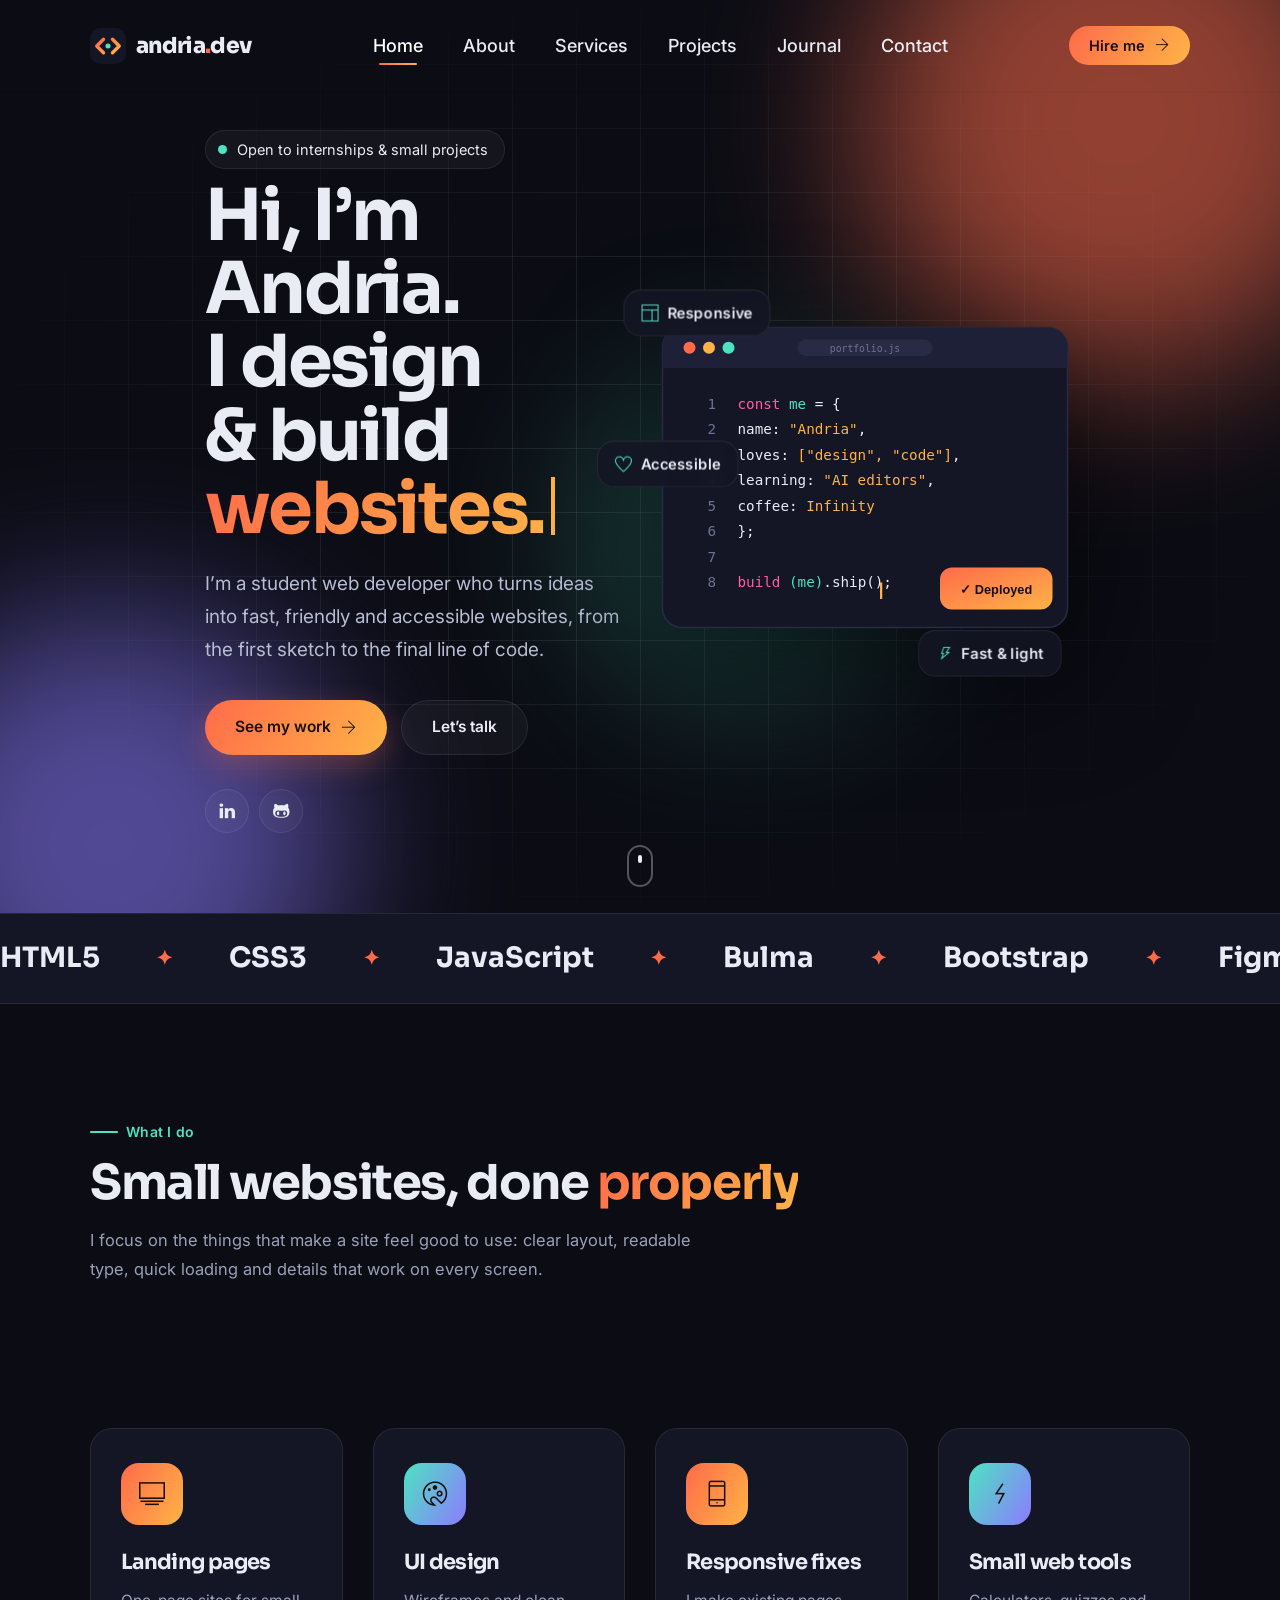
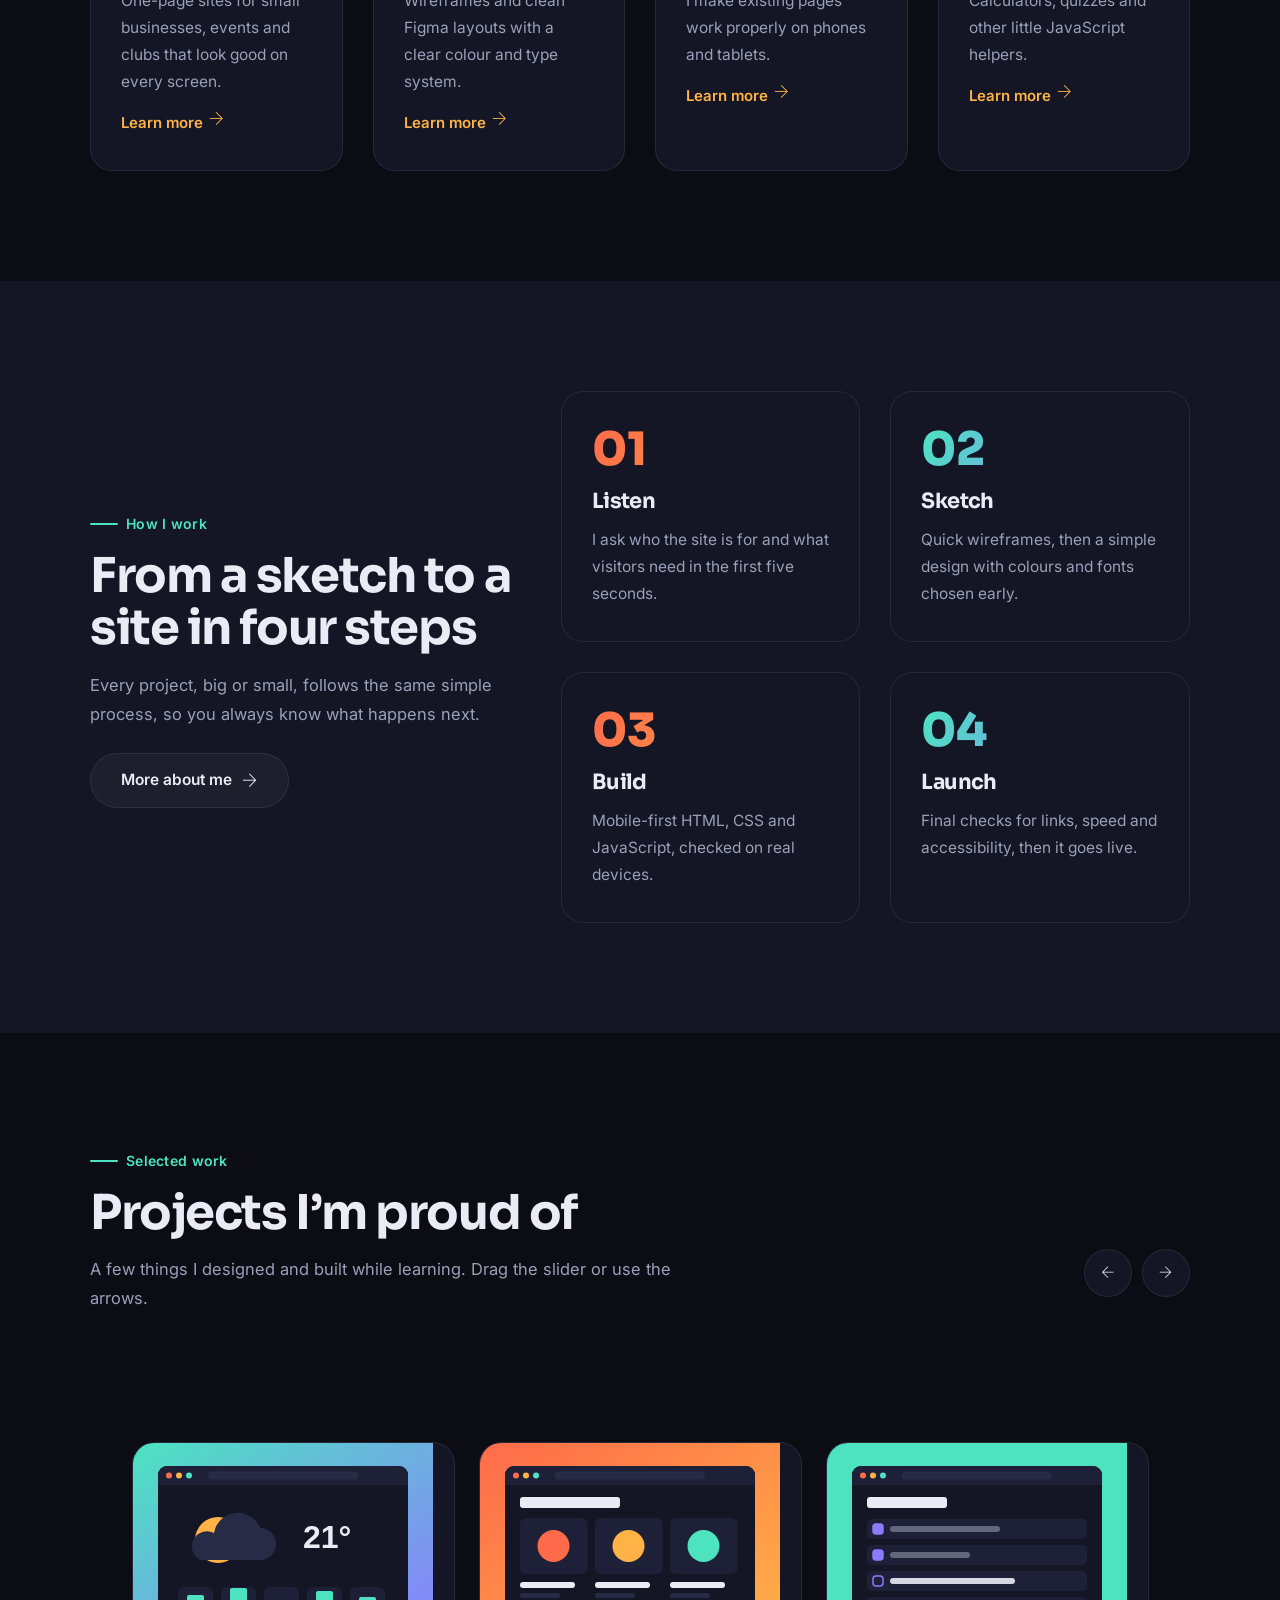
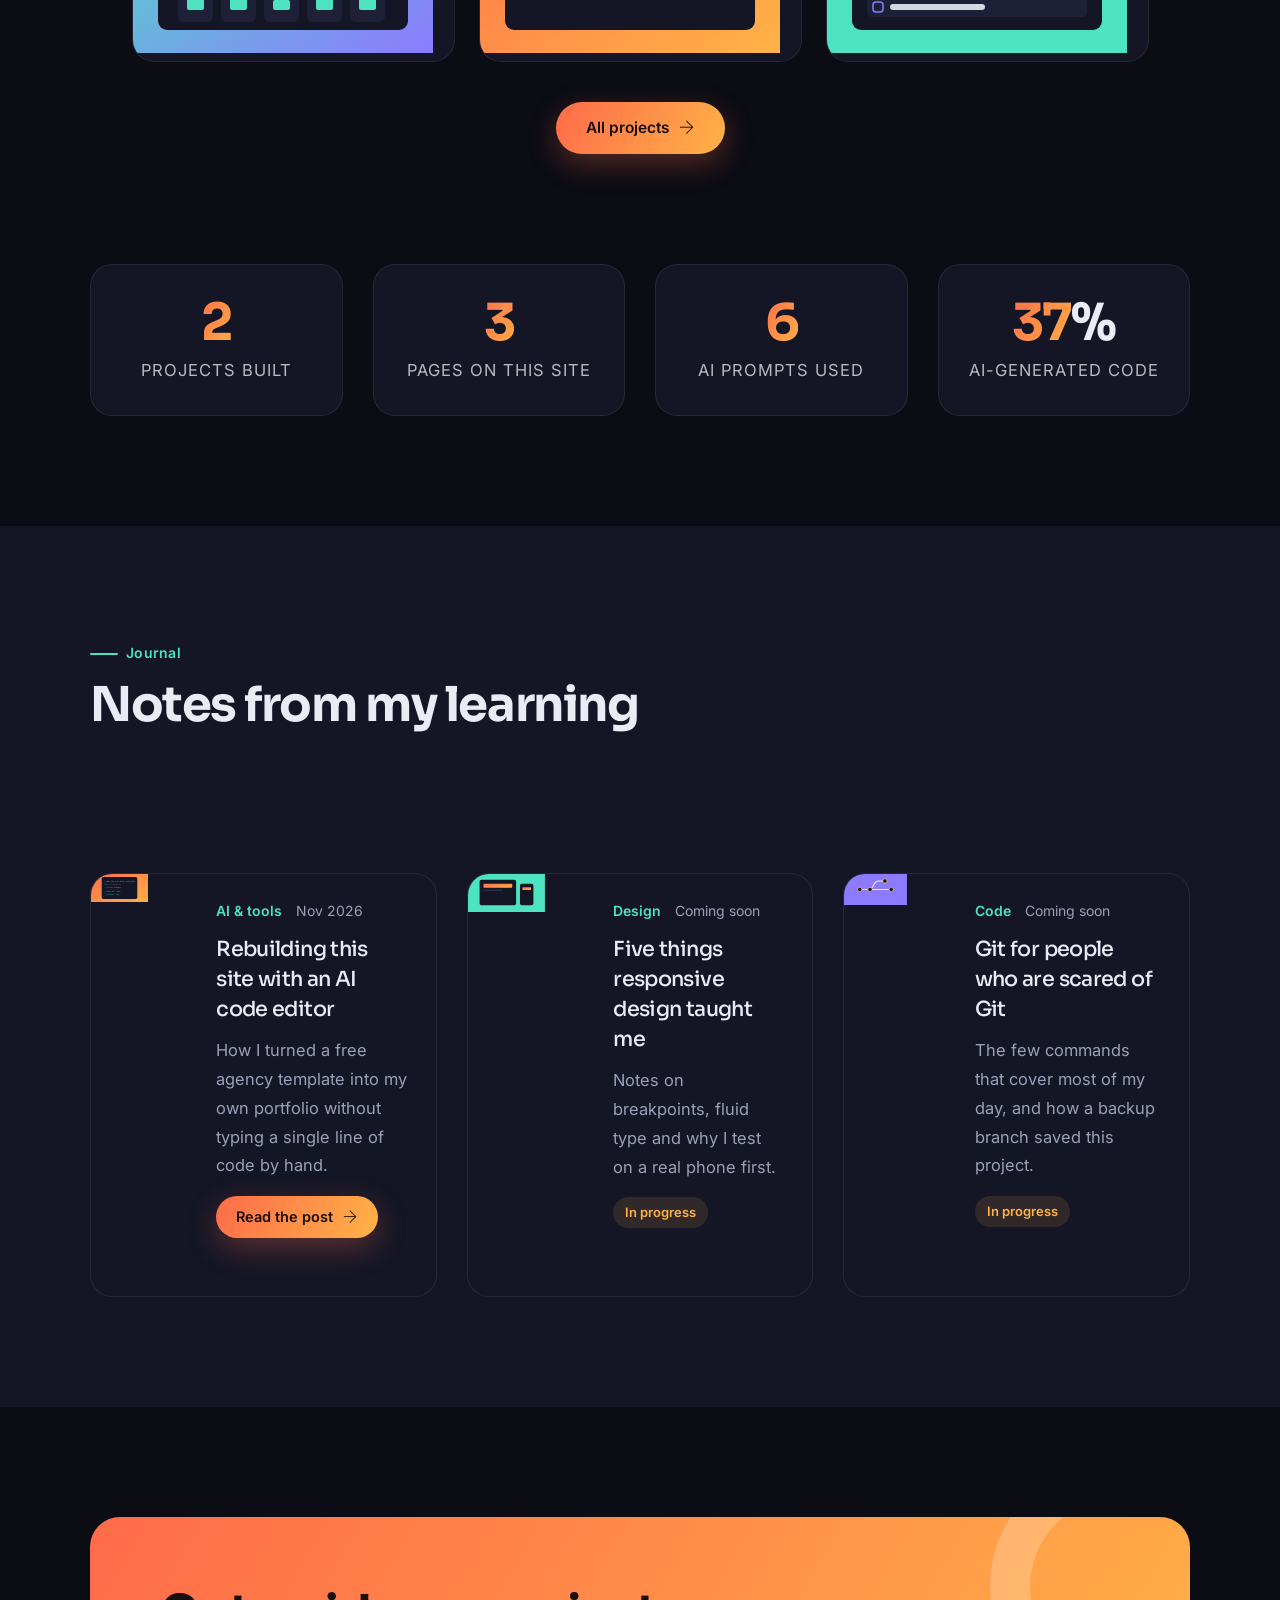
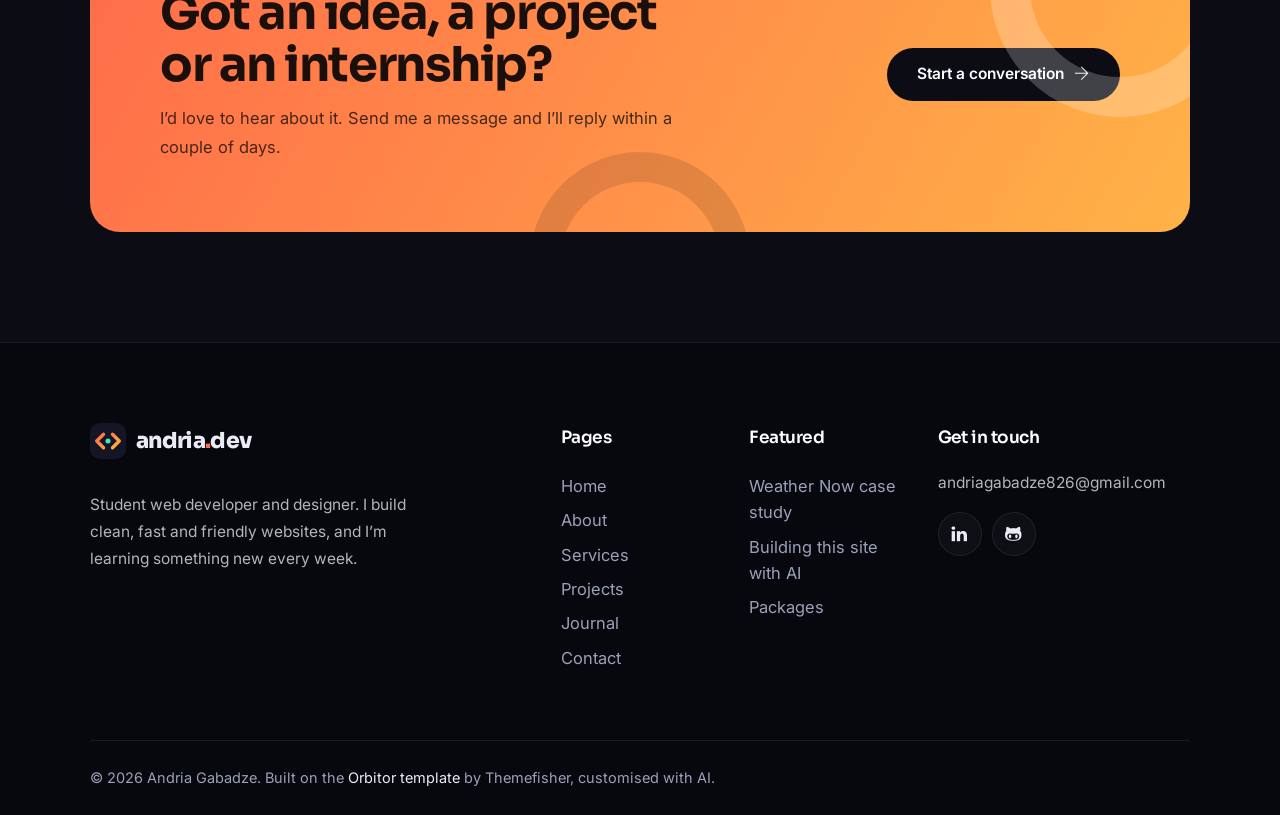
<file: index.html>
<!DOCTYPE html>
<html lang="en">
<head>
  <meta charset="utf-8">
  <meta name="viewport" content="width=device-width, initial-scale=1">
  <title>Student Web Developer | Andria Gabadze</title>
  <meta name="description" content="Portfolio of Andria Gabadze, student web developer and designer.">
  <meta name="author" content="Andria Gabadze">
  <meta name="theme-color" content="#0b0c14">
  <link rel="icon" type="image/svg+xml" href="images/brand/favicon.svg">
  <!-- Plugins from the Orbitor template -->
  <link rel="stylesheet" href="plugins/bulma/bulma.min.css">
  <link rel="stylesheet" href="plugins/themify/css/themify-icons.css">
  <link rel="stylesheet" href="plugins/slick-carousel/slick/slick.css">
  <link rel="stylesheet" href="plugins/slick-carousel/slick/slick-theme.css">
  <!-- Base template styles (re-fonted) + custom dark theme -->
  <link rel="stylesheet" href="css/style.css">
  <link rel="stylesheet" href="css/custom.css">
</head>
<body>

<!-- navigation -->
<div id="navbar" class="navigation py-4">
  <div class="container">
    <nav class="navbar" aria-label="Main navigation">
      <div class="navbar-brand">
        <a class="navbar-item logo-text" href="index.html"><img src="images/brand/favicon.svg" alt=""><span class="wm">andria<b>.</b>dev</span></a>
        <button type="button" class="navbar-burger burger" aria-label="Open menu" aria-expanded="false" data-target="navigation">
          <span aria-hidden="true"></span><span aria-hidden="true"></span><span aria-hidden="true"></span>
        </button>
      </div>
      <div class="navbar-menu" id="navigation">
        <ul class="navbar-start ml-auto">
          <li class="navbar-item"><a class="navbar-link is-arrowless" href="index.html">Home</a></li>
          <li class="navbar-item"><a class="navbar-link is-arrowless" href="about.html">About</a></li>
          <li class="navbar-item"><a class="navbar-link is-arrowless" href="services.html">Services</a></li>
          <li class="navbar-item"><a class="navbar-link is-arrowless" href="projects.html">Projects</a></li>
          <li class="navbar-item"><a class="navbar-link is-arrowless" href="journal.html">Journal</a></li>
          <li class="navbar-item"><a class="navbar-link is-arrowless" href="contact.html">Contact</a></li>
        </ul>
        <ul class="navbar-end ml-0">
          <li class="navbar-item"><a href="contact.html" class="btn btn-main btn-small">Hire me <i class="ti-arrow-right"></i></a></li>
        </ul>
      </div>
    </nav>
  </div>
</div>

<!-- hero -->
<section class="hero">
  <div class="aurora" aria-hidden="true"><span class="a1"></span><span class="a2"></span><span class="a3"></span></div>
  <div class="grid-overlay" aria-hidden="true"></div>
  <div class="container">
    <div class="columns is-vcentered is-desktop">
      <div class="column is-6-desktop">
        <span class="status-pill"><i></i>Open to internships &amp; small projects</span>
        <h1>Hi, I&rsquo;m Andria.<br>I design &amp;&nbsp;build<br><span class="typed-wrap"><span class="grad-text typed" data-words='["websites.","interfaces.","web tools.","with AI."]'>websites.</span><span class="caret" aria-hidden="true"></span></span></h1>
        <p class="lead">I&rsquo;m a student web developer who turns ideas into fast, friendly and accessible websites, from the first sketch to the final line of code.</p>
        <div class="hero-ctas">
          <a href="projects.html" class="btn btn-main">See my work <i class="ti-arrow-right"></i></a>
          <a href="contact.html" class="btn btn-ghost">Let&rsquo;s talk</a>
        </div>
        <div class="hero-social"><a href="https://www.linkedin.com/in/andria-gabadze-677568338/" target="_blank" rel="noopener" aria-label="LinkedIn"><i class="ti-linkedin"></i></a><a href="https://github.com/andria1-source" target="_blank" rel="noopener" aria-label="GitHub"><i class="ti-github"></i></a></div>
      </div>
      <div class="column is-6-desktop">
        <div class="tilt-wrap">
          <div class="tilt">
            <img src="images/brand/hero-editor.svg" alt="Code editor window showing a portfolio script being deployed">
            <span class="float-badge b1"><i class="ti-layout"></i>Responsive</span>
            <span class="float-badge b2"><i class="ti-bolt"></i>Fast &amp; light</span>
            <span class="float-badge b3"><i class="ti-heart"></i>Accessible</span>
          </div>
        </div>
      </div>
    </div>
  </div>
  <span class="scroll-cue" aria-hidden="true"></span>
</section>

<!-- marquee -->
<div class="marquee" aria-label="Tools I use"><div class="marquee-track"><span>HTML5</span><span>CSS3</span><span>JavaScript</span><span>Bulma</span><span>Bootstrap</span><span>Figma</span><span>Git</span><span>Responsive design</span><span>Accessibility</span><span>AI code editors</span><span>HTML5</span><span>CSS3</span><span>JavaScript</span><span>Bulma</span><span>Bootstrap</span><span>Figma</span><span>Git</span><span>Responsive design</span><span>Accessibility</span><span>AI code editors</span></div></div>

<!-- services -->
<section class="section">
  <div class="container">
    <div class="columns"><div class="column is-8-desktop heading reveal">
      <span class="eyebrow">What I do</span>
      <h2 class="mb-4">Small websites, done <span class="grad-text">properly</span></h2>
      <p>I focus on the things that make a site feel good to use: clear layout, readable type, quick loading and details that work on every screen.</p>
    </div></div>
    <div class="columns is-multiline equal mt-5">
      <div class="column is-3-widescreen is-6-tablet reveal d0">
        <div class="glow-card">
          <div class="icon "><i class="ti-layout-media-center-alt"></i></div>
          <h4>Landing pages</h4>
          <p>One-page sites for small businesses, events and clubs that look good on every screen.</p>
          <a class="more" href="services.html">Learn more <i class="ti-arrow-right"></i></a>
        </div>
      </div>
      <div class="column is-3-widescreen is-6-tablet reveal d1">
        <div class="glow-card">
          <div class="icon alt"><i class="ti-palette"></i></div>
          <h4>UI design</h4>
          <p>Wireframes and clean Figma layouts with a clear colour and type system.</p>
          <a class="more" href="services.html">Learn more <i class="ti-arrow-right"></i></a>
        </div>
      </div>
      <div class="column is-3-widescreen is-6-tablet reveal d2">
        <div class="glow-card">
          <div class="icon "><i class="ti-mobile"></i></div>
          <h4>Responsive fixes</h4>
          <p>I make existing pages work properly on phones and tablets.</p>
          <a class="more" href="services.html">Learn more <i class="ti-arrow-right"></i></a>
        </div>
      </div>
      <div class="column is-3-widescreen is-6-tablet reveal d3">
        <div class="glow-card">
          <div class="icon alt"><i class="ti-bolt-alt"></i></div>
          <h4>Small web tools</h4>
          <p>Calculators, quizzes and other little JavaScript helpers.</p>
          <a class="more" href="services.html">Learn more <i class="ti-arrow-right"></i></a>
        </div>
      </div>
    </div>
  </div>
</section>

<!-- process -->
<section class="section bg-alt">
  <div class="container">
    <div class="columns is-desktop is-vcentered">
      <div class="column is-5-desktop reveal">
        <span class="eyebrow">How I work</span>
        <h2 class="mb-4">From a sketch to a site in four steps</h2>
        <p class="mb-5">Every project, big or small, follows the same simple process, so you always know what happens next.</p>
        <a href="about.html" class="btn btn-ghost">More about me <i class="ti-arrow-right"></i></a>
      </div>
      <div class="column is-7-desktop">
        <div class="columns is-multiline equal">
          <div class="column is-6-tablet reveal d0"><div class="glow-card"><div class="step-num grad-text">01</div><h4>Listen</h4><p>I ask who the site is for and what visitors need in the first five seconds.</p></div></div><div class="column is-6-tablet reveal d1"><div class="glow-card"><div class="step-num grad-text-2">02</div><h4>Sketch</h4><p>Quick wireframes, then a simple design with colours and fonts chosen early.</p></div></div><div class="column is-6-tablet reveal d0"><div class="glow-card"><div class="step-num grad-text">03</div><h4>Build</h4><p>Mobile-first HTML, CSS and JavaScript, checked on real devices.</p></div></div><div class="column is-6-tablet reveal d1"><div class="glow-card"><div class="step-num grad-text-2">04</div><h4>Launch</h4><p>Final checks for links, speed and accessibility, then it goes live.</p></div></div>
        </div>
      </div>
    </div>
  </div>
</section>

<!-- projects slider -->
<section class="section portfolio">
  <div class="container">
    <div class="columns is-vcentered mb-5">
      <div class="column is-8-desktop heading reveal">
        <span class="eyebrow">Selected work</span>
        <h2 class="mb-4">Projects I&rsquo;m proud of</h2>
        <p>A few things I designed and built while learning. Drag the slider or use the arrows.</p>
      </div>
      <div class="column is-4-desktop">
        <div class="slider-nav"><button class="slider-prev" type="button" aria-label="Previous project"><i class="ti-arrow-left"></i></button><button class="slider-next" type="button" aria-label="Next project"><i class="ti-arrow-right"></i></button></div>
      </div>
    </div>
    <div class="portfolio-gallery">
      <div><div class="portflio-item is-relative mb-4"><a href="project-weather-now.html"><img src="images/projects/weather.svg" alt="Weather Now preview" class="w-100"><div class="overlay-item"><i class="ti-link"></i></div><div class="portfolio-item-content"><h3 class="mb-0 text-white">Weather Now</h3><p class="text-white-50 mb-0">JavaScript app</p></div></a></div></div><div><div class="portflio-item is-relative mb-4"><a href="projects.html"><img src="images/projects/recipes.svg" alt="Pantry Recipes preview" class="w-100"><div class="overlay-item"><i class="ti-link"></i></div><div class="portfolio-item-content"><h3 class="mb-0 text-white">Pantry Recipes</h3><p class="text-white-50 mb-0">UI design</p></div></a></div></div><div><div class="portflio-item is-relative mb-4"><a href="projects.html"><img src="images/projects/todo.svg" alt="Focus List preview" class="w-100"><div class="overlay-item"><i class="ti-link"></i></div><div class="portfolio-item-content"><h3 class="mb-0 text-white">Focus List</h3><p class="text-white-50 mb-0">JavaScript app</p></div></a></div></div><div><div class="portflio-item is-relative mb-4"><a href="projects.html"><img src="images/projects/quiz.svg" alt="Course Quiz preview" class="w-100"><div class="overlay-item"><i class="ti-link"></i></div><div class="portfolio-item-content"><h3 class="mb-0 text-white">Course Quiz</h3><p class="text-white-50 mb-0">Study tool</p></div></a></div></div><div><div class="portflio-item is-relative mb-4"><a href="projects.html"><img src="images/projects/landing.svg" alt="Café Landing Page preview" class="w-100"><div class="overlay-item"><i class="ti-link"></i></div><div class="portfolio-item-content"><h3 class="mb-0 text-white">Café Landing Page</h3><p class="text-white-50 mb-0">Website</p></div></a></div></div><div><div class="portflio-item is-relative mb-4"><a href="projects.html"><img src="images/projects/gallery.svg" alt="Colour Gallery preview" class="w-100"><div class="overlay-item"><i class="ti-link"></i></div><div class="portfolio-item-content"><h3 class="mb-0 text-white">Colour Gallery</h3><p class="text-white-50 mb-0">Design study</p></div></a></div></div>
    </div>
    <div class="has-text-centered mt-5"><a href="projects.html" class="btn btn-main">All projects <i class="ti-arrow-right"></i></a></div>
  </div>
</section>

<!-- counters -->
<section class="section counter pt-0">
  <div class="container">
    <div class="columns is-multiline">
      <div class="column is-3-desktop is-6-tablet is-6-mobile reveal d0"><div class="counter-item"><h2><span class="counter-stat grad-text">6</span></h2><p>projects built</p></div></div><div class="column is-3-desktop is-6-tablet is-6-mobile reveal d1"><div class="counter-item"><h2><span class="counter-stat grad-text">8</span></h2><p>pages on this site</p></div></div><div class="column is-3-desktop is-6-tablet is-6-mobile reveal d2"><div class="counter-item"><h2><span class="counter-stat grad-text">16</span></h2><p>AI prompts used</p></div></div><div class="column is-3-desktop is-6-tablet is-6-mobile reveal d3"><div class="counter-item"><h2><span class="counter-stat grad-text">100</span>%</h2><p>AI-generated code</p></div></div>
    </div>
  </div>
</section>

<!-- journal teaser (replaces testimonials) -->
<section class="section bg-alt">
  <div class="container">
    <div class="columns"><div class="column is-8-desktop heading reveal">
      <span class="eyebrow">Journal</span>
      <h2 class="mb-5">Notes from my learning</h2>
    </div></div>
    <div class="columns is-multiline">
      <div class="column is-4-desktop is-6-tablet reveal d0">
        <article class="blog-item" style="height:100%">
          <div class="blog-thumb"><img src="images/journal/ai-editor.svg" alt=""></div>
          <div class="blog-item-content">
            <div class="blog-item-meta mb-3"><span class="cat">AI &amp; tools</span><span>Nov 2026</span></div>
            <h3 class="h4 mb-3"><a href="journal-ai-editor.html">Rebuilding this site with an AI code editor</a></h3>
            <p class="mb-4">How I turned a free agency template into my own portfolio without typing a single line of code by hand.</p>
            <a href="journal-ai-editor.html" class="btn btn-main btn-small">Read the post <i class="ti-arrow-right"></i></a>
          </div>
        </article>
      </div>
      <div class="column is-4-desktop is-6-tablet reveal d1">
        <article class="blog-item" style="height:100%">
          <div class="blog-thumb"><img src="images/journal/responsive.svg" alt=""></div>
          <div class="blog-item-content">
            <div class="blog-item-meta mb-3"><span class="cat">Design</span><span>Coming soon</span></div>
            <h3 class="h4 mb-3">Five things responsive design taught me</h3>
            <p class="mb-4">Notes on breakpoints, fluid type and why I test on a real phone first.</p>
            <span class="soon">In progress</span>
          </div>
        </article>
      </div>
      <div class="column is-4-desktop is-6-tablet reveal d2">
        <article class="blog-item" style="height:100%">
          <div class="blog-thumb"><img src="images/journal/git.svg" alt=""></div>
          <div class="blog-item-content">
            <div class="blog-item-meta mb-3"><span class="cat">Code</span><span>Coming soon</span></div>
            <h3 class="h4 mb-3">Git for people who are scared of Git</h3>
            <p class="mb-4">The few commands that cover most of my day, and how a backup branch saved this project.</p>
            <span class="soon">In progress</span>
          </div>
        </article>
      </div>
    </div>
  </div>
</section>

<!-- cta -->
<section class="section">
  <div class="container">
    <div class="cta-band reveal">
      <span class="ring" aria-hidden="true"></span><span class="ring two" aria-hidden="true"></span>
      <div class="columns is-vcentered is-desktop">
        <div class="column is-8-desktop"><h2 class="mb-3">Got an idea, a project or an internship?</h2><p>I&rsquo;d love to hear about it. Send me a message and I&rsquo;ll reply within a couple of days.</p></div>
        <div class="column is-4-desktop has-text-right-desktop"><a href="contact.html" class="btn btn-dark">Start a conversation <i class="ti-arrow-right"></i></a></div>
      </div>
    </div>
  </div>
</section>

<!-- footer -->
<footer class="footer">
  <div class="container">
    <div class="columns is-multiline">
      <div class="column is-4-widescreen is-6-tablet">
        <div class="widget">
          <a class="logo-text mb-4" href="index.html"><img src="images/brand/favicon.svg" alt=""><span class="wm">andria<b>.</b>dev</span></a>
          <p class="mt-4">Student web developer and designer. I build clean, fast and friendly websites, and I&rsquo;m learning something new every week.</p>
        </div>
      </div>
      <div class="column is-2-widescreen is-6-tablet ml-auto">
        <div class="widget">
          <h4 class="mb-4">Pages</h4>
          <ul class="list-unstyled footer-menu"><li><a href="index.html">Home</a></li><li><a href="about.html">About</a></li><li><a href="services.html">Services</a></li><li><a href="projects.html">Projects</a></li><li><a href="journal.html">Journal</a></li><li><a href="contact.html">Contact</a></li></ul>
        </div>
      </div>
      <div class="column is-2-widescreen is-6-tablet">
        <div class="widget">
          <h4 class="mb-4">Featured</h4>
          <ul class="list-unstyled footer-menu">
            <li><a href="project-weather-now.html">Weather Now case study</a></li>
            <li><a href="journal-ai-editor.html">Building this site with AI</a></li>
            <li><a href="services.html#packages">Packages</a></li>
          </ul>
        </div>
      </div>
      <div class="column is-3-widescreen is-6-tablet">
        <div class="widget">
          <h4 class="mb-4">Get in touch</h4>
          <p class="mb-4"><a href="mailto:andriagabadze826@gmail.com">andriagabadze826@gmail.com</a></p>
          <div class="footer-socials"><a href="https://www.linkedin.com/in/andria-gabadze-677568338/" target="_blank" rel="noopener" aria-label="LinkedIn"><i class="ti-linkedin"></i></a><a href="https://github.com/andria1-source" target="_blank" rel="noopener" aria-label="GitHub"><i class="ti-github"></i></a></div>
        </div>
      </div>
    </div>
    <div class="footer-btm py-5">
      <p class="mb-0">&copy; <span class="year"></span> Andria Gabadze. Built on the <a href="https://themefisher.com/products/orbitor-bulma" target="_blank" rel="noopener">Orbitor template</a> by Themefisher, customised with AI.</p>
    </div>
  </div>
</footer>

<!-- Scripts -->
<script src="plugins/jquery/jquery.js"></script>
<script src="plugins/slick-carousel/slick/slick.min.js"></script>
<script src="plugins/counterup/jquery.waypoints.min.js"></script>
<script src="plugins/counterup/jquery.counterup.min.js"></script>
<script src="scripts/main.js"></script>
</body>
</html>
</file>
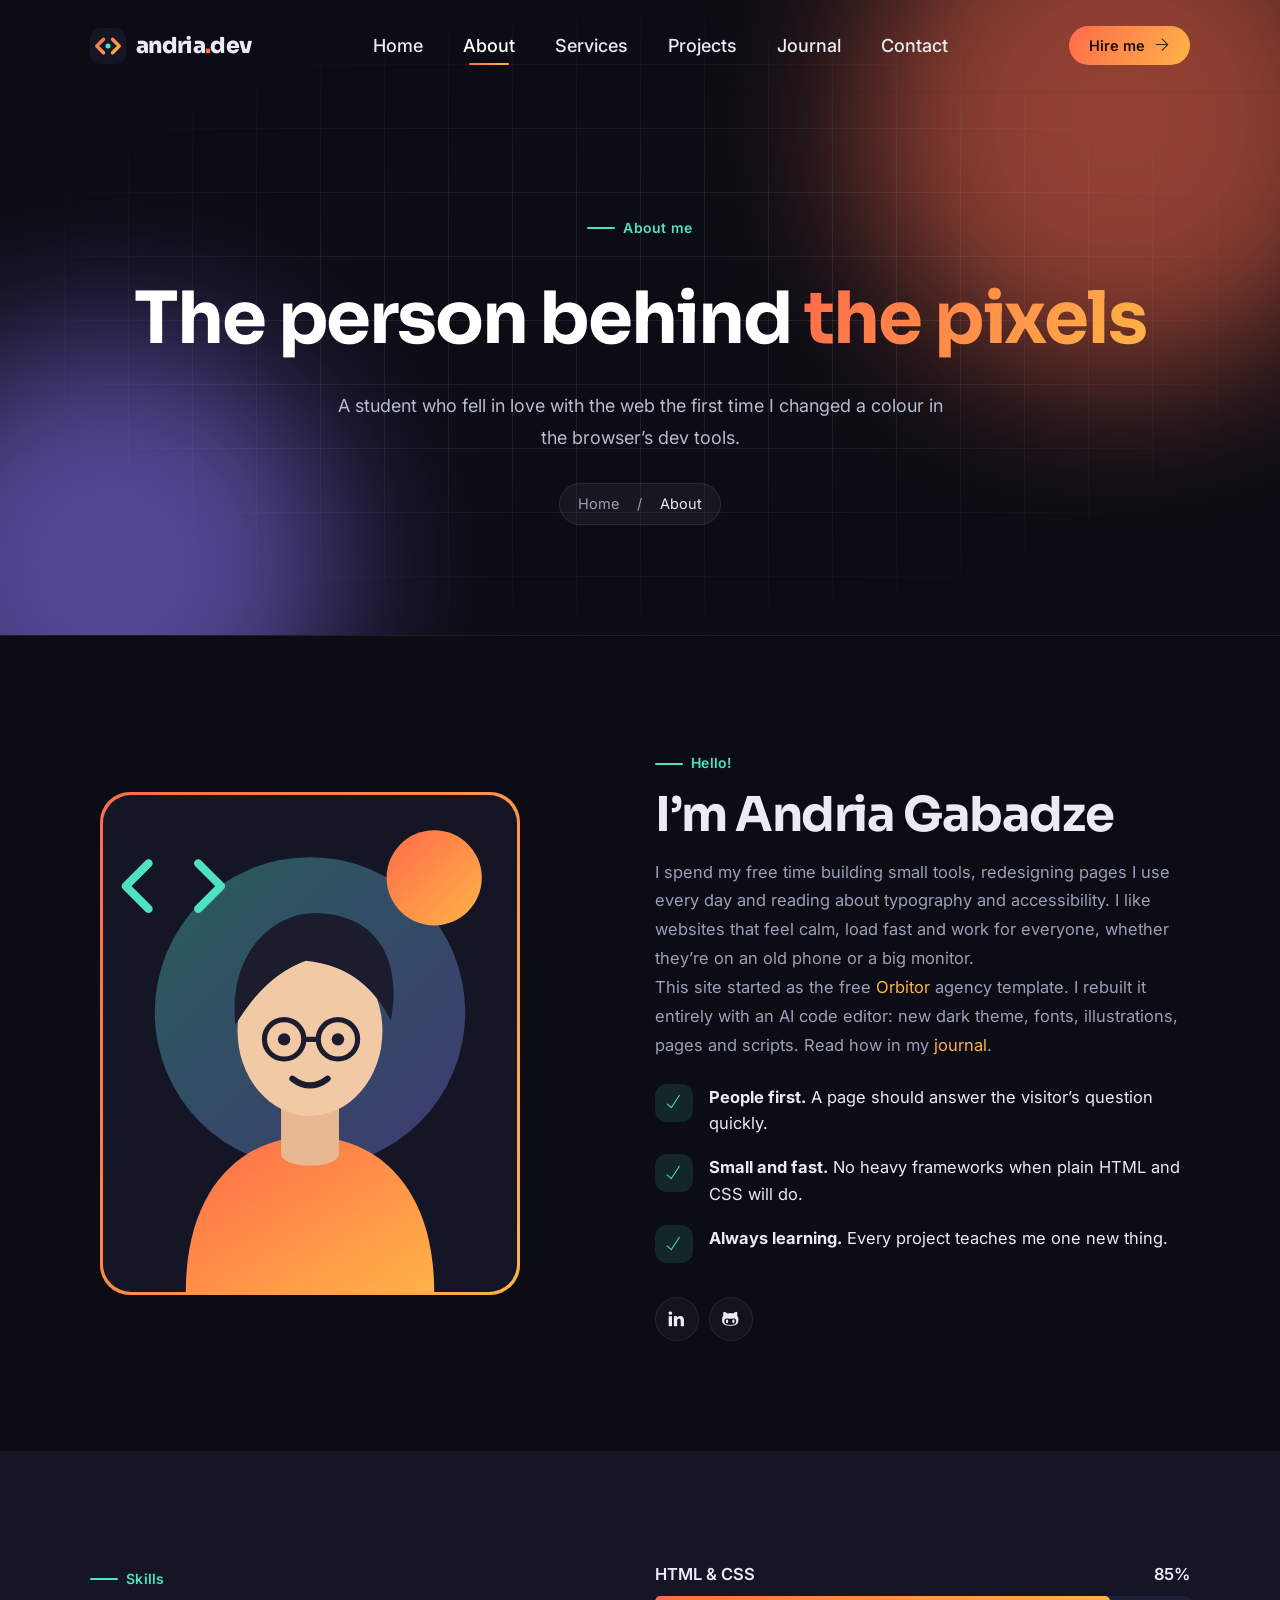
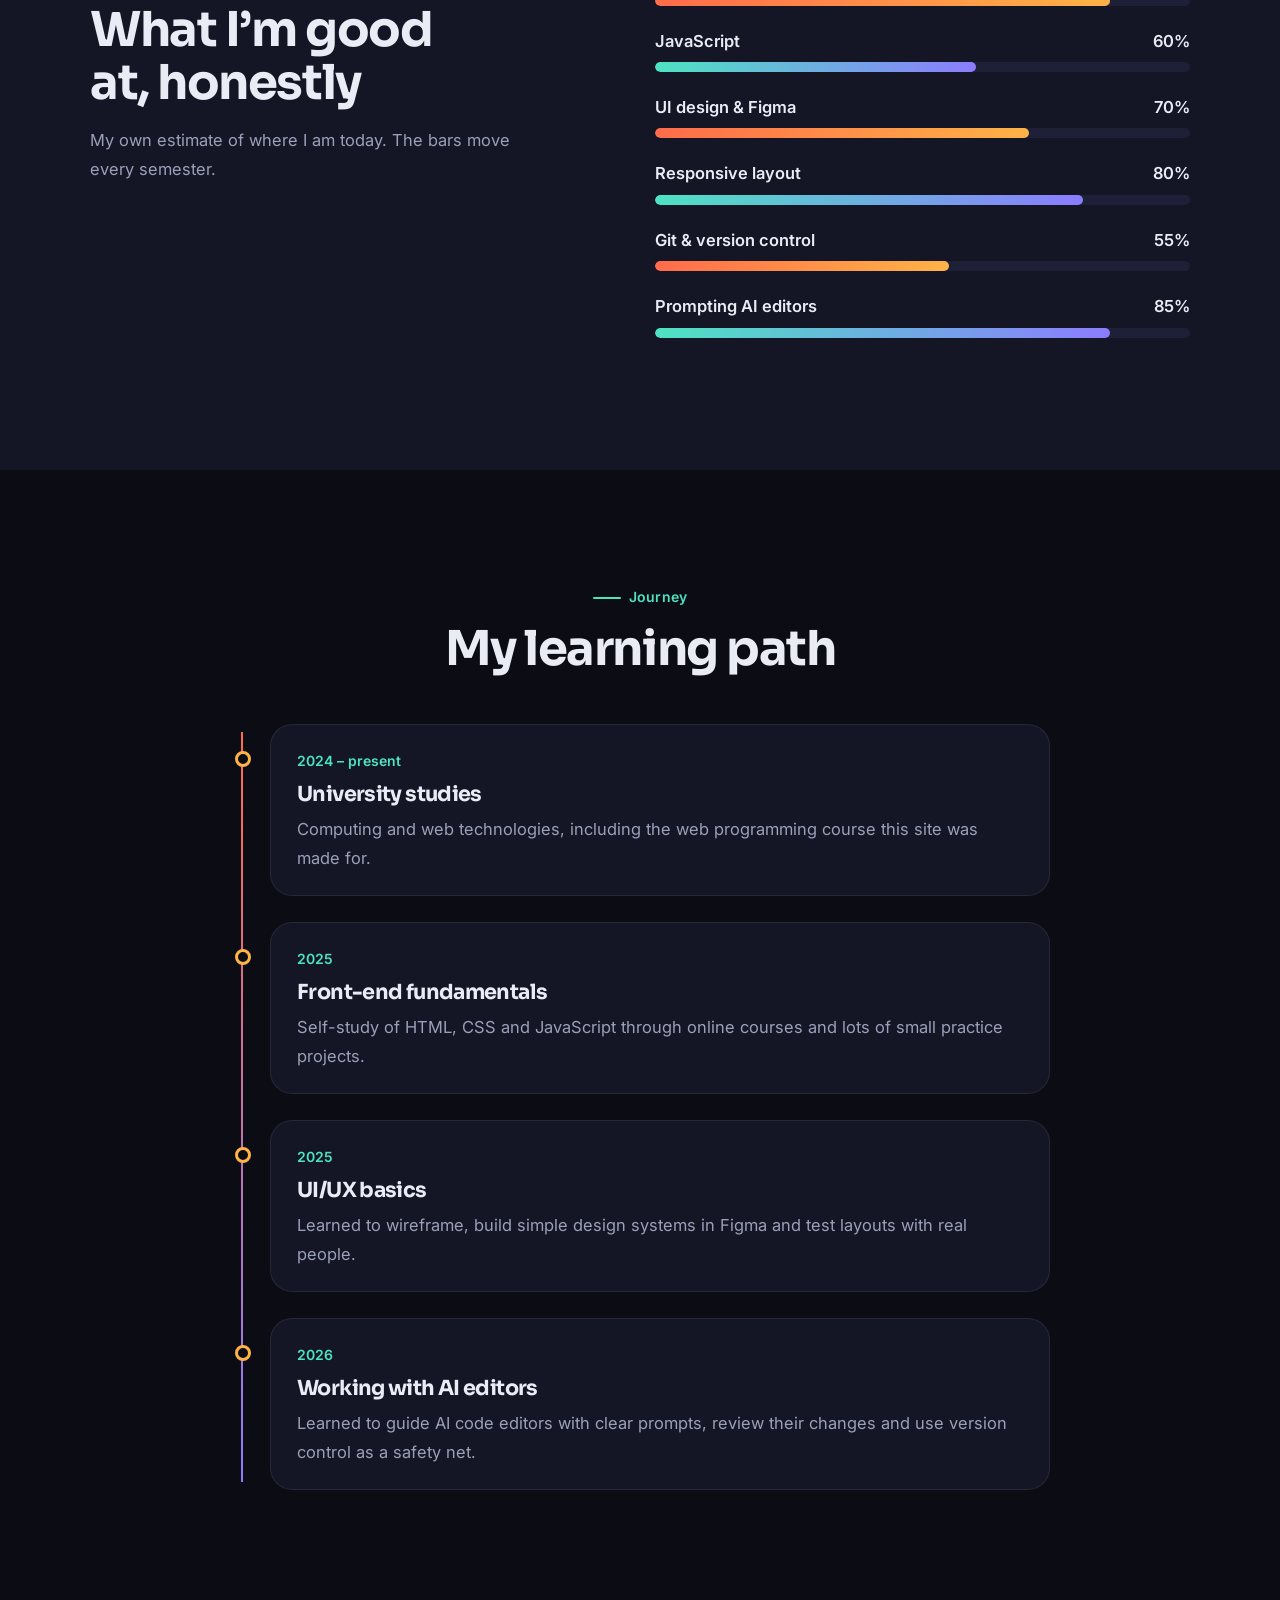
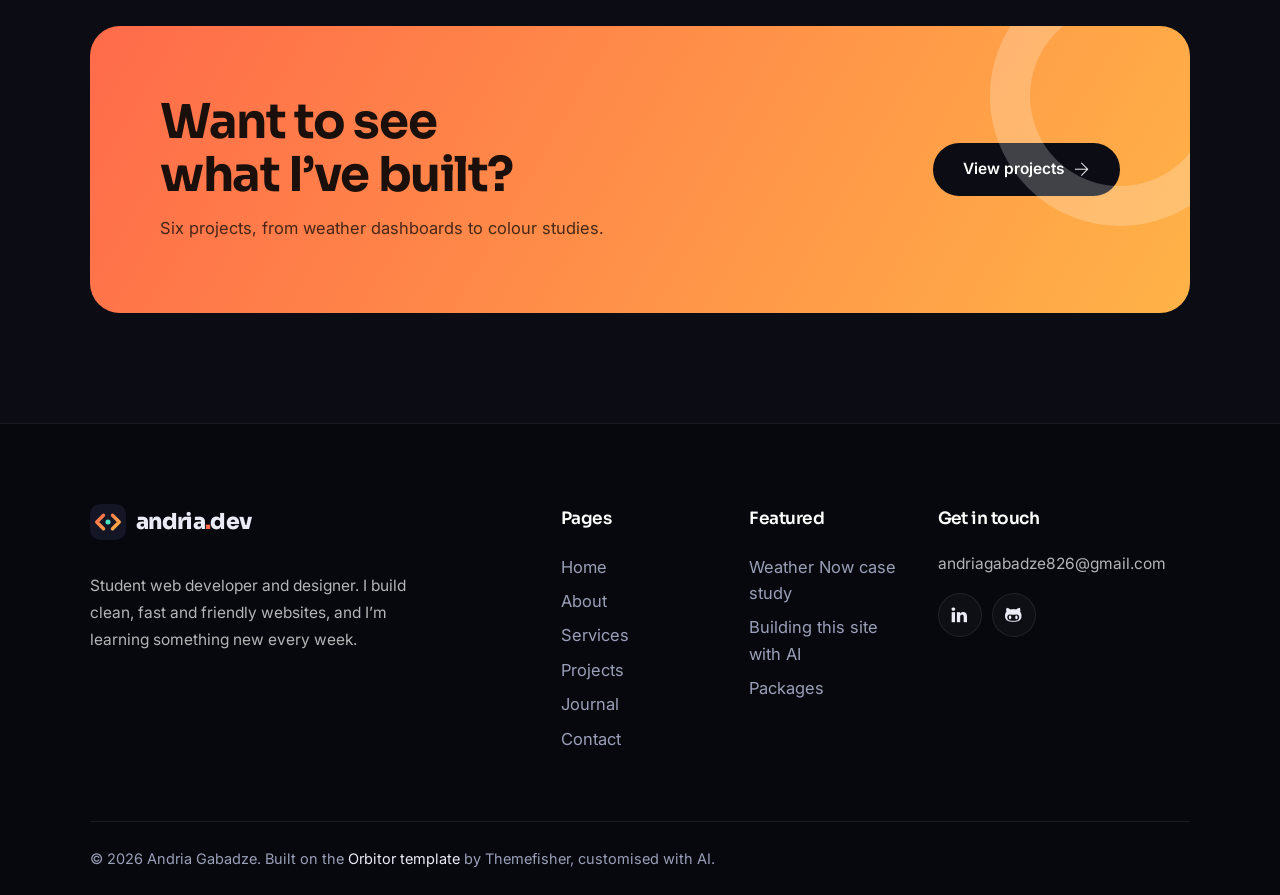
<file: about.html>
<!DOCTYPE html>
<html lang="en">
<head>
  <meta charset="utf-8">
  <meta name="viewport" content="width=device-width, initial-scale=1">
  <title>About | Andria Gabadze</title>
  <meta name="description" content="About Andria Gabadze: background, skills and learning path.">
  <meta name="author" content="Andria Gabadze">
  <meta name="theme-color" content="#0b0c14">
  <link rel="icon" type="image/svg+xml" href="images/brand/favicon.svg">
  <!-- Plugins from the Orbitor template -->
  <link rel="stylesheet" href="plugins/bulma/bulma.min.css">
  <link rel="stylesheet" href="plugins/themify/css/themify-icons.css">
  <!-- Base template styles (re-fonted) + custom dark theme -->
  <link rel="stylesheet" href="css/style.css">
  <link rel="stylesheet" href="css/custom.css">
</head>
<body>

<!-- navigation -->
<div id="navbar" class="navigation py-4">
  <div class="container">
    <nav class="navbar" aria-label="Main navigation">
      <div class="navbar-brand">
        <a class="navbar-item logo-text" href="index.html"><img src="images/brand/favicon.svg" alt=""><span class="wm">andria<b>.</b>dev</span></a>
        <button type="button" class="navbar-burger burger" aria-label="Open menu" aria-expanded="false" data-target="navigation">
          <span aria-hidden="true"></span><span aria-hidden="true"></span><span aria-hidden="true"></span>
        </button>
      </div>
      <div class="navbar-menu" id="navigation">
        <ul class="navbar-start ml-auto">
          <li class="navbar-item"><a class="navbar-link is-arrowless" href="index.html">Home</a></li>
          <li class="navbar-item"><a class="navbar-link is-arrowless" href="about.html">About</a></li>
          <li class="navbar-item"><a class="navbar-link is-arrowless" href="services.html">Services</a></li>
          <li class="navbar-item"><a class="navbar-link is-arrowless" href="projects.html">Projects</a></li>
          <li class="navbar-item"><a class="navbar-link is-arrowless" href="journal.html">Journal</a></li>
          <li class="navbar-item"><a class="navbar-link is-arrowless" href="contact.html">Contact</a></li>
        </ul>
        <ul class="navbar-end ml-0">
          <li class="navbar-item"><a href="contact.html" class="btn btn-main btn-small">Hire me <i class="ti-arrow-right"></i></a></li>
        </ul>
      </div>
    </nav>
  </div>
</div>

<!-- page title -->
<section class="page-title">
  <div class="aurora" aria-hidden="true"><span class="a1"></span><span class="a2"></span></div>
  <div class="grid-overlay" aria-hidden="true"></div>
  <div class="container">
    <div class="block has-text-centered">
      <span class="eyebrow">About me</span>
      <h1>The person behind <span class="grad-text">the pixels</span></h1>
      <p>A student who fell in love with the web the first time I changed a colour in the browser&rsquo;s dev tools.</p>
      <ul class="list-inline breadcumb-nav">
        <li class="list-inline-item"><a href="index.html">Home</a></li>
        <li class="list-inline-item"><span>/</span></li>
        <li class="list-inline-item"><span class="current">About</span></li>
      </ul>
    </div>
  </div>
</section>

<section class="section">
  <div class="container">
    <div class="columns is-desktop is-vcentered">
      <div class="column is-5-desktop reveal">
        <div class="avatar-frame" style="max-width:420px;margin:0 auto"><img src="images/about/avatar.svg" alt="Illustrated portrait of Andria Gabadze"></div>
      </div>
      <div class="column is-6-desktop is-offset-1-desktop reveal d1">
        <span class="eyebrow">Hello!</span>
        <h2 class="mb-4">I&rsquo;m Andria Gabadze</h2>
        <p>I spend my free time building small tools, redesigning pages I use every day and reading about typography and accessibility. I like websites that feel calm, load fast and work for everyone, whether they&rsquo;re on an old phone or a big monitor.</p>
        <p class="mb-5">This site started as the free <a href="https://themefisher.com/products/orbitor-bulma" target="_blank" rel="noopener">Orbitor</a> agency template. I rebuilt it entirely with an AI code editor: new dark theme, fonts, illustrations, pages and scripts. Read how in my <a href="journal-ai-editor.html">journal</a>.</p>
        <div class="value"><i class="ti-check"></i><div><b>People first.</b> A page should answer the visitor&rsquo;s question quickly.</div></div>
        <div class="value"><i class="ti-check"></i><div><b>Small and fast.</b> No heavy frameworks when plain HTML and CSS will do.</div></div>
        <div class="value"><i class="ti-check"></i><div><b>Always learning.</b> Every project teaches me one new thing.</div></div>
        <div class="hero-social"><a href="https://www.linkedin.com/in/andria-gabadze-677568338/" target="_blank" rel="noopener" aria-label="LinkedIn"><i class="ti-linkedin"></i></a><a href="https://github.com/andria1-source" target="_blank" rel="noopener" aria-label="GitHub"><i class="ti-github"></i></a></div>
      </div>
    </div>
  </div>
</section>

<section class="section bg-alt">
  <div class="container">
    <div class="columns is-desktop">
      <div class="column is-5-desktop reveal">
        <span class="eyebrow">Skills</span>
        <h2 class="mb-4">What I&rsquo;m good at, honestly</h2>
        <p>My own estimate of where I am today. The bars move every semester.</p>
      </div>
      <div class="column is-6-desktop is-offset-1-desktop reveal d1"><div class="skill"><div class="top"><span>HTML &amp; CSS</span><span>85%</span></div><div class="bar"><span data-level="85%"></span></div></div><div class="skill"><div class="top"><span>JavaScript</span><span>60%</span></div><div class="bar"><span data-level="60%"></span></div></div><div class="skill"><div class="top"><span>UI design &amp; Figma</span><span>70%</span></div><div class="bar"><span data-level="70%"></span></div></div><div class="skill"><div class="top"><span>Responsive layout</span><span>80%</span></div><div class="bar"><span data-level="80%"></span></div></div><div class="skill"><div class="top"><span>Git &amp; version control</span><span>55%</span></div><div class="bar"><span data-level="55%"></span></div></div><div class="skill"><div class="top"><span>Prompting AI editors</span><span>85%</span></div><div class="bar"><span data-level="85%"></span></div></div></div>
    </div>
  </div>
</section>

<section class="section">
  <div class="container">
    <div class="has-text-centered mb-6 reveal"><span class="eyebrow">Journey</span><h2>My learning path</h2></div>
    <div class="case-timeline"><div class="t-item reveal"><span class="when">2024 &ndash; present</span><h4>University studies</h4><p>Computing and web technologies, including the web programming course this site was made for.</p></div><div class="t-item reveal"><span class="when">2025</span><h4>Front-end fundamentals</h4><p>Self-study of HTML, CSS and JavaScript through online courses and lots of small practice projects.</p></div><div class="t-item reveal"><span class="when">2025</span><h4>UI/UX basics</h4><p>Learned to wireframe, build simple design systems in Figma and test layouts with real people.</p></div><div class="t-item reveal"><span class="when">2026</span><h4>Working with AI editors</h4><p>Learned to guide AI code editors with clear prompts, review their changes and use version control as a safety net.</p></div></div>
  </div>
</section>

<section class="section pt-0">
  <div class="container">
    <div class="cta-band reveal">
      <span class="ring" aria-hidden="true"></span>
      <div class="columns is-vcentered is-desktop">
        <div class="column is-8-desktop"><h2 class="mb-3">Want to see what I&rsquo;ve built?</h2><p>Six projects, from weather dashboards to colour studies.</p></div>
        <div class="column is-4-desktop has-text-right-desktop"><a href="projects.html" class="btn btn-dark">View projects <i class="ti-arrow-right"></i></a></div>
      </div>
    </div>
  </div>
</section>

<!-- footer -->
<footer class="footer">
  <div class="container">
    <div class="columns is-multiline">
      <div class="column is-4-widescreen is-6-tablet">
        <div class="widget">
          <a class="logo-text mb-4" href="index.html"><img src="images/brand/favicon.svg" alt=""><span class="wm">andria<b>.</b>dev</span></a>
          <p class="mt-4">Student web developer and designer. I build clean, fast and friendly websites, and I&rsquo;m learning something new every week.</p>
        </div>
      </div>
      <div class="column is-2-widescreen is-6-tablet ml-auto">
        <div class="widget">
          <h4 class="mb-4">Pages</h4>
          <ul class="list-unstyled footer-menu"><li><a href="index.html">Home</a></li><li><a href="about.html">About</a></li><li><a href="services.html">Services</a></li><li><a href="projects.html">Projects</a></li><li><a href="journal.html">Journal</a></li><li><a href="contact.html">Contact</a></li></ul>
        </div>
      </div>
      <div class="column is-2-widescreen is-6-tablet">
        <div class="widget">
          <h4 class="mb-4">Featured</h4>
          <ul class="list-unstyled footer-menu">
            <li><a href="project-weather-now.html">Weather Now case study</a></li>
            <li><a href="journal-ai-editor.html">Building this site with AI</a></li>
            <li><a href="services.html#packages">Packages</a></li>
          </ul>
        </div>
      </div>
      <div class="column is-3-widescreen is-6-tablet">
        <div class="widget">
          <h4 class="mb-4">Get in touch</h4>
          <p class="mb-4"><a href="mailto:andriagabadze826@gmail.com">andriagabadze826@gmail.com</a></p>
          <div class="footer-socials"><a href="https://www.linkedin.com/in/andria-gabadze-677568338/" target="_blank" rel="noopener" aria-label="LinkedIn"><i class="ti-linkedin"></i></a><a href="https://github.com/andria1-source" target="_blank" rel="noopener" aria-label="GitHub"><i class="ti-github"></i></a></div>
        </div>
      </div>
    </div>
    <div class="footer-btm py-5">
      <p class="mb-0">&copy; <span class="year"></span> Andria Gabadze. Built on the <a href="https://themefisher.com/products/orbitor-bulma" target="_blank" rel="noopener">Orbitor template</a> by Themefisher, customised with AI.</p>
    </div>
  </div>
</footer>

<!-- Scripts -->
<script src="plugins/jquery/jquery.js"></script>
<script src="scripts/main.js"></script>
</body>
</html>
</file>
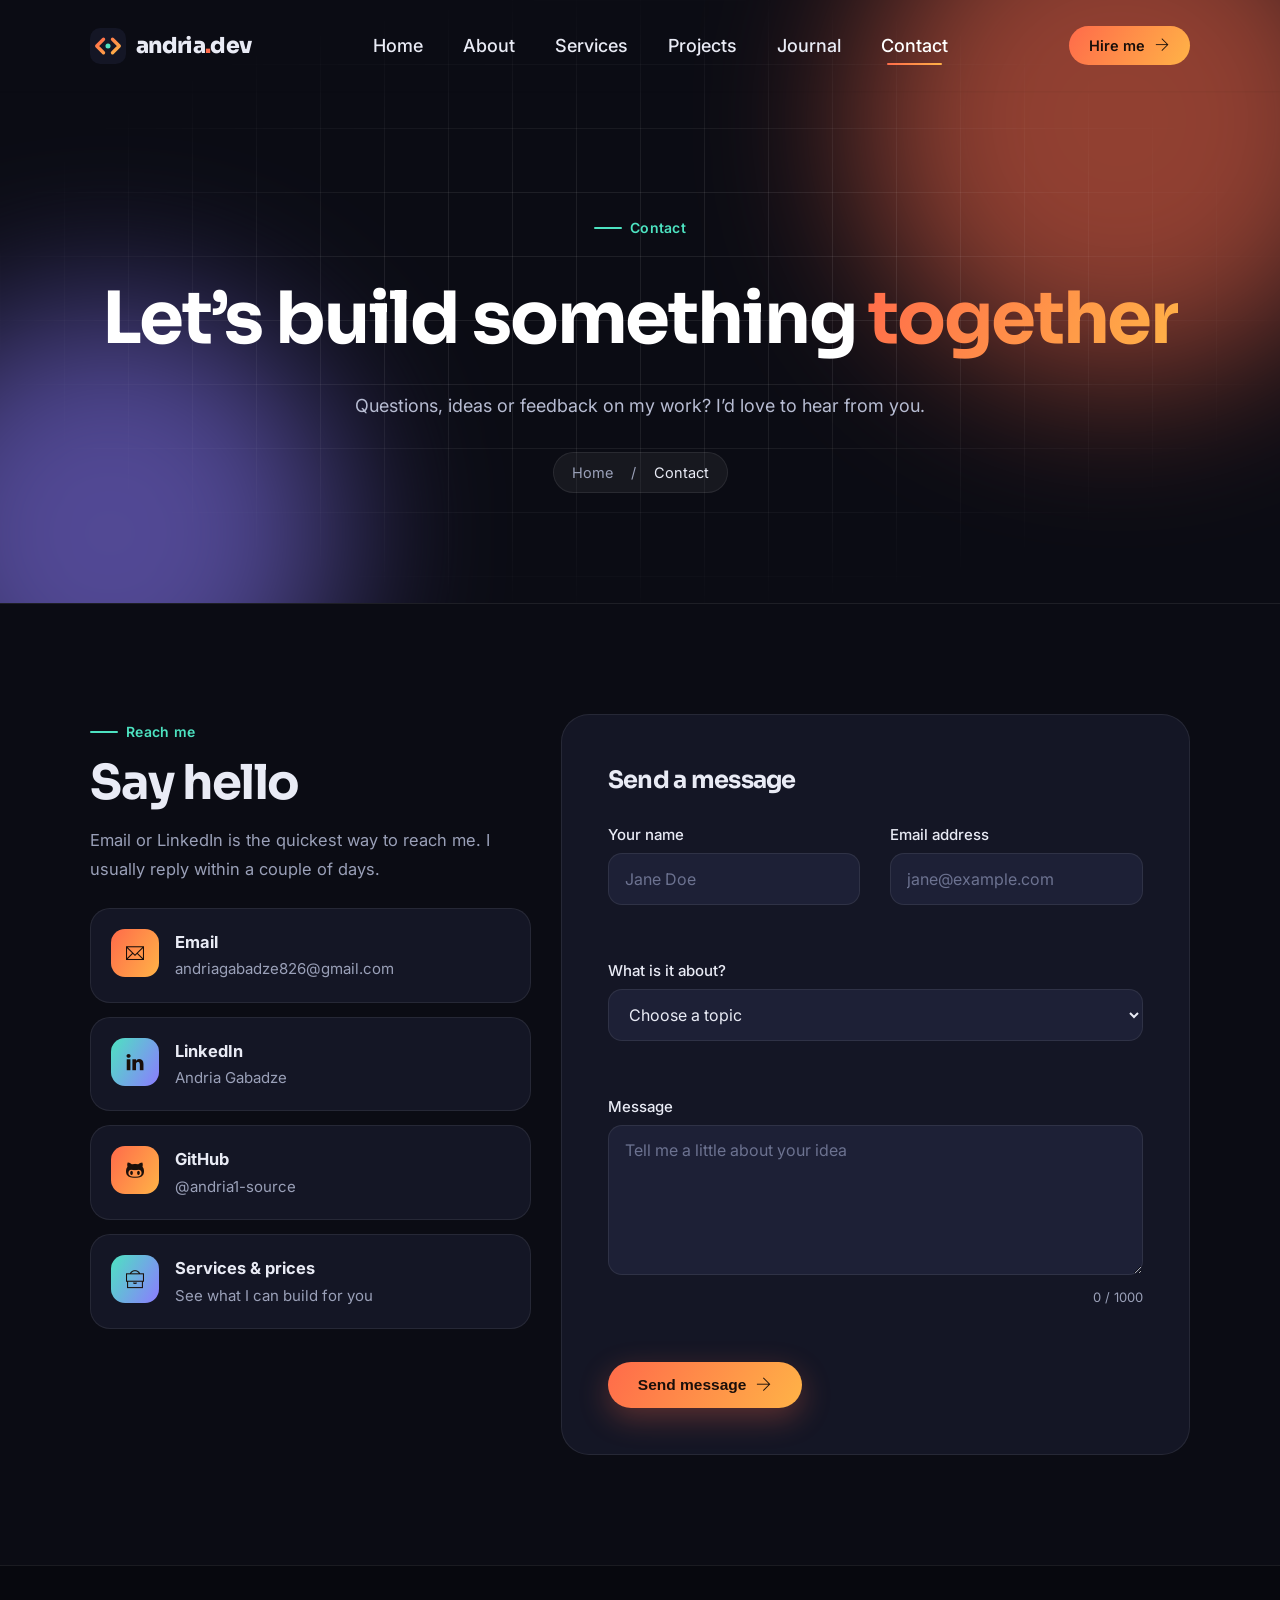
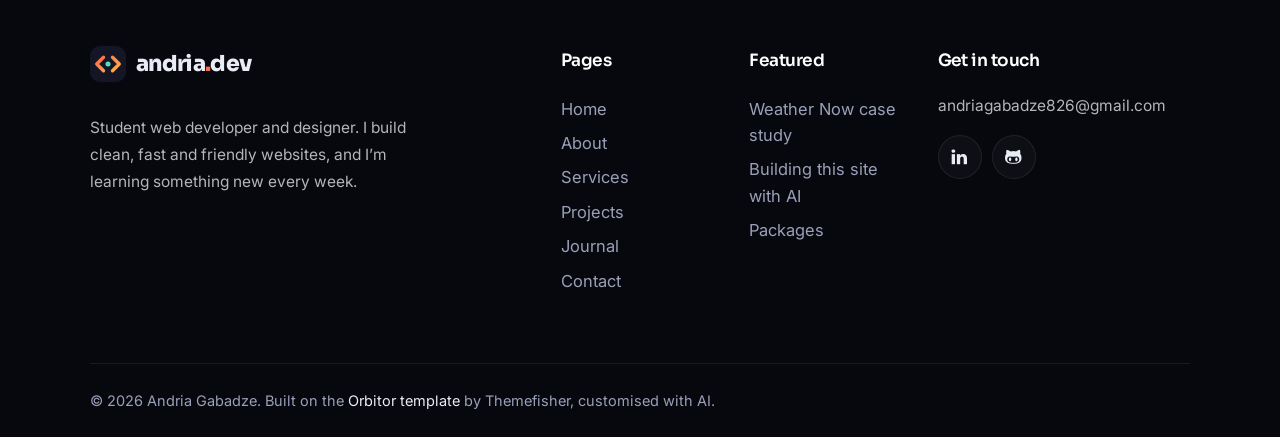
<file: contact.html>
<!DOCTYPE html>
<html lang="en">
<head>
  <meta charset="utf-8">
  <meta name="viewport" content="width=device-width, initial-scale=1">
  <title>Contact | Andria Gabadze</title>
  <meta name="description" content="Contact Andria Gabadze by email, LinkedIn or the contact form.">
  <meta name="author" content="Andria Gabadze">
  <meta name="theme-color" content="#0b0c14">
  <link rel="icon" type="image/svg+xml" href="images/brand/favicon.svg">
  <!-- Plugins from the Orbitor template -->
  <link rel="stylesheet" href="plugins/bulma/bulma.min.css">
  <link rel="stylesheet" href="plugins/themify/css/themify-icons.css">
  <!-- Base template styles (re-fonted) + custom dark theme -->
  <link rel="stylesheet" href="css/style.css">
  <link rel="stylesheet" href="css/custom.css">
</head>
<body>

<!-- navigation -->
<div id="navbar" class="navigation py-4">
  <div class="container">
    <nav class="navbar" aria-label="Main navigation">
      <div class="navbar-brand">
        <a class="navbar-item logo-text" href="index.html"><img src="images/brand/favicon.svg" alt=""><span class="wm">andria<b>.</b>dev</span></a>
        <button type="button" class="navbar-burger burger" aria-label="Open menu" aria-expanded="false" data-target="navigation">
          <span aria-hidden="true"></span><span aria-hidden="true"></span><span aria-hidden="true"></span>
        </button>
      </div>
      <div class="navbar-menu" id="navigation">
        <ul class="navbar-start ml-auto">
          <li class="navbar-item"><a class="navbar-link is-arrowless" href="index.html">Home</a></li>
          <li class="navbar-item"><a class="navbar-link is-arrowless" href="about.html">About</a></li>
          <li class="navbar-item"><a class="navbar-link is-arrowless" href="services.html">Services</a></li>
          <li class="navbar-item"><a class="navbar-link is-arrowless" href="projects.html">Projects</a></li>
          <li class="navbar-item"><a class="navbar-link is-arrowless" href="journal.html">Journal</a></li>
          <li class="navbar-item"><a class="navbar-link is-arrowless" href="contact.html">Contact</a></li>
        </ul>
        <ul class="navbar-end ml-0">
          <li class="navbar-item"><a href="contact.html" class="btn btn-main btn-small">Hire me <i class="ti-arrow-right"></i></a></li>
        </ul>
      </div>
    </nav>
  </div>
</div>

<!-- page title -->
<section class="page-title">
  <div class="aurora" aria-hidden="true"><span class="a1"></span><span class="a2"></span></div>
  <div class="grid-overlay" aria-hidden="true"></div>
  <div class="container">
    <div class="block has-text-centered">
      <span class="eyebrow">Contact</span>
      <h1>Let&rsquo;s build something <span class="grad-text">together</span></h1>
      <p>Questions, ideas or feedback on my work? I&rsquo;d love to hear from you.</p>
      <ul class="list-inline breadcumb-nav">
        <li class="list-inline-item"><a href="index.html">Home</a></li>
        <li class="list-inline-item"><span>/</span></li>
        <li class="list-inline-item"><span class="current">Contact</span></li>
      </ul>
    </div>
  </div>
</section>

<section class="section">
  <div class="container">
    <div class="columns is-desktop">
      <div class="column is-5-desktop reveal">
        <span class="eyebrow">Reach me</span>
        <h2 class="mb-4">Say hello</h2>
        <p class="mb-5">Email or LinkedIn is the quickest way to reach me. I usually reply within a couple of days.</p>
        <a class="info-card" href="mailto:andriagabadze826@gmail.com"><i class="ti-email"></i><div><b>Email</b><span>andriagabadze826@gmail.com</span></div></a>
        <a class="info-card" href="https://www.linkedin.com/in/andria-gabadze-677568338/" target="_blank" rel="noopener"><i class="ti-linkedin alt"></i><div><b>LinkedIn</b><span>Andria Gabadze</span></div></a>
        <a class="info-card" href="https://github.com/andria1-source" target="_blank" rel="noopener"><i class="ti-github"></i><div><b>GitHub</b><span>@andria1-source</span></div></a>
        <a class="info-card" href="services.html"><i class="ti-briefcase alt"></i><div><b>Services &amp; prices</b><span>See what I can build for you</span></div></a>
      </div>
      <div class="column is-7-desktop reveal d1">
        <div class="contact-card">
          <h3 class="mb-5">Send a message</h3>
          <form id="contactForm" novalidate>
            <div class="columns is-multiline">
              <div class="column is-6-tablet"><label for="name">Your name</label><input class="input" id="name" name="name" type="text" autocomplete="name" placeholder="Jane Doe"><div class="field-msg" id="nameMsg"></div></div>
              <div class="column is-6-tablet"><label for="email">Email address</label><input class="input" id="email" name="email" type="email" autocomplete="email" placeholder="jane@example.com"><div class="field-msg" id="emailMsg"></div></div>
              <div class="column is-12"><label for="topic">What is it about?</label>
                <select id="topic" name="topic"><option value="">Choose a topic</option><option>A website project</option><option>Internship or job</option><option>Feedback on my work</option><option>Just saying hi</option></select>
                <div class="field-msg" id="topicMsg"></div></div>
              <div class="column is-12"><label for="message">Message</label><textarea id="message" name="message" maxlength="1000" placeholder="Tell me a little about your idea"></textarea><div class="char-count" id="charCount">0 / 1000</div><div class="field-msg" id="messageMsg"></div></div>
              <div class="column is-12"><button class="btn btn-main" type="submit">Send message <i class="ti-arrow-right"></i></button><div class="form-status" id="formStatus" role="status"></div></div>
            </div>
          </form>
        </div>
      </div>
    </div>
  </div>
</section>

<!-- footer -->
<footer class="footer">
  <div class="container">
    <div class="columns is-multiline">
      <div class="column is-4-widescreen is-6-tablet">
        <div class="widget">
          <a class="logo-text mb-4" href="index.html"><img src="images/brand/favicon.svg" alt=""><span class="wm">andria<b>.</b>dev</span></a>
          <p class="mt-4">Student web developer and designer. I build clean, fast and friendly websites, and I&rsquo;m learning something new every week.</p>
        </div>
      </div>
      <div class="column is-2-widescreen is-6-tablet ml-auto">
        <div class="widget">
          <h4 class="mb-4">Pages</h4>
          <ul class="list-unstyled footer-menu"><li><a href="index.html">Home</a></li><li><a href="about.html">About</a></li><li><a href="services.html">Services</a></li><li><a href="projects.html">Projects</a></li><li><a href="journal.html">Journal</a></li><li><a href="contact.html">Contact</a></li></ul>
        </div>
      </div>
      <div class="column is-2-widescreen is-6-tablet">
        <div class="widget">
          <h4 class="mb-4">Featured</h4>
          <ul class="list-unstyled footer-menu">
            <li><a href="project-weather-now.html">Weather Now case study</a></li>
            <li><a href="journal-ai-editor.html">Building this site with AI</a></li>
            <li><a href="services.html#packages">Packages</a></li>
          </ul>
        </div>
      </div>
      <div class="column is-3-widescreen is-6-tablet">
        <div class="widget">
          <h4 class="mb-4">Get in touch</h4>
          <p class="mb-4"><a href="mailto:andriagabadze826@gmail.com">andriagabadze826@gmail.com</a></p>
          <div class="footer-socials"><a href="https://www.linkedin.com/in/andria-gabadze-677568338/" target="_blank" rel="noopener" aria-label="LinkedIn"><i class="ti-linkedin"></i></a><a href="https://github.com/andria1-source" target="_blank" rel="noopener" aria-label="GitHub"><i class="ti-github"></i></a></div>
        </div>
      </div>
    </div>
    <div class="footer-btm py-5">
      <p class="mb-0">&copy; <span class="year"></span> Andria Gabadze. Built on the <a href="https://themefisher.com/products/orbitor-bulma" target="_blank" rel="noopener">Orbitor template</a> by Themefisher, customised with AI.</p>
    </div>
  </div>
</footer>

<!-- Scripts -->
<script src="plugins/jquery/jquery.js"></script>
<script src="scripts/main.js"></script>
</body>
</html>
</file>
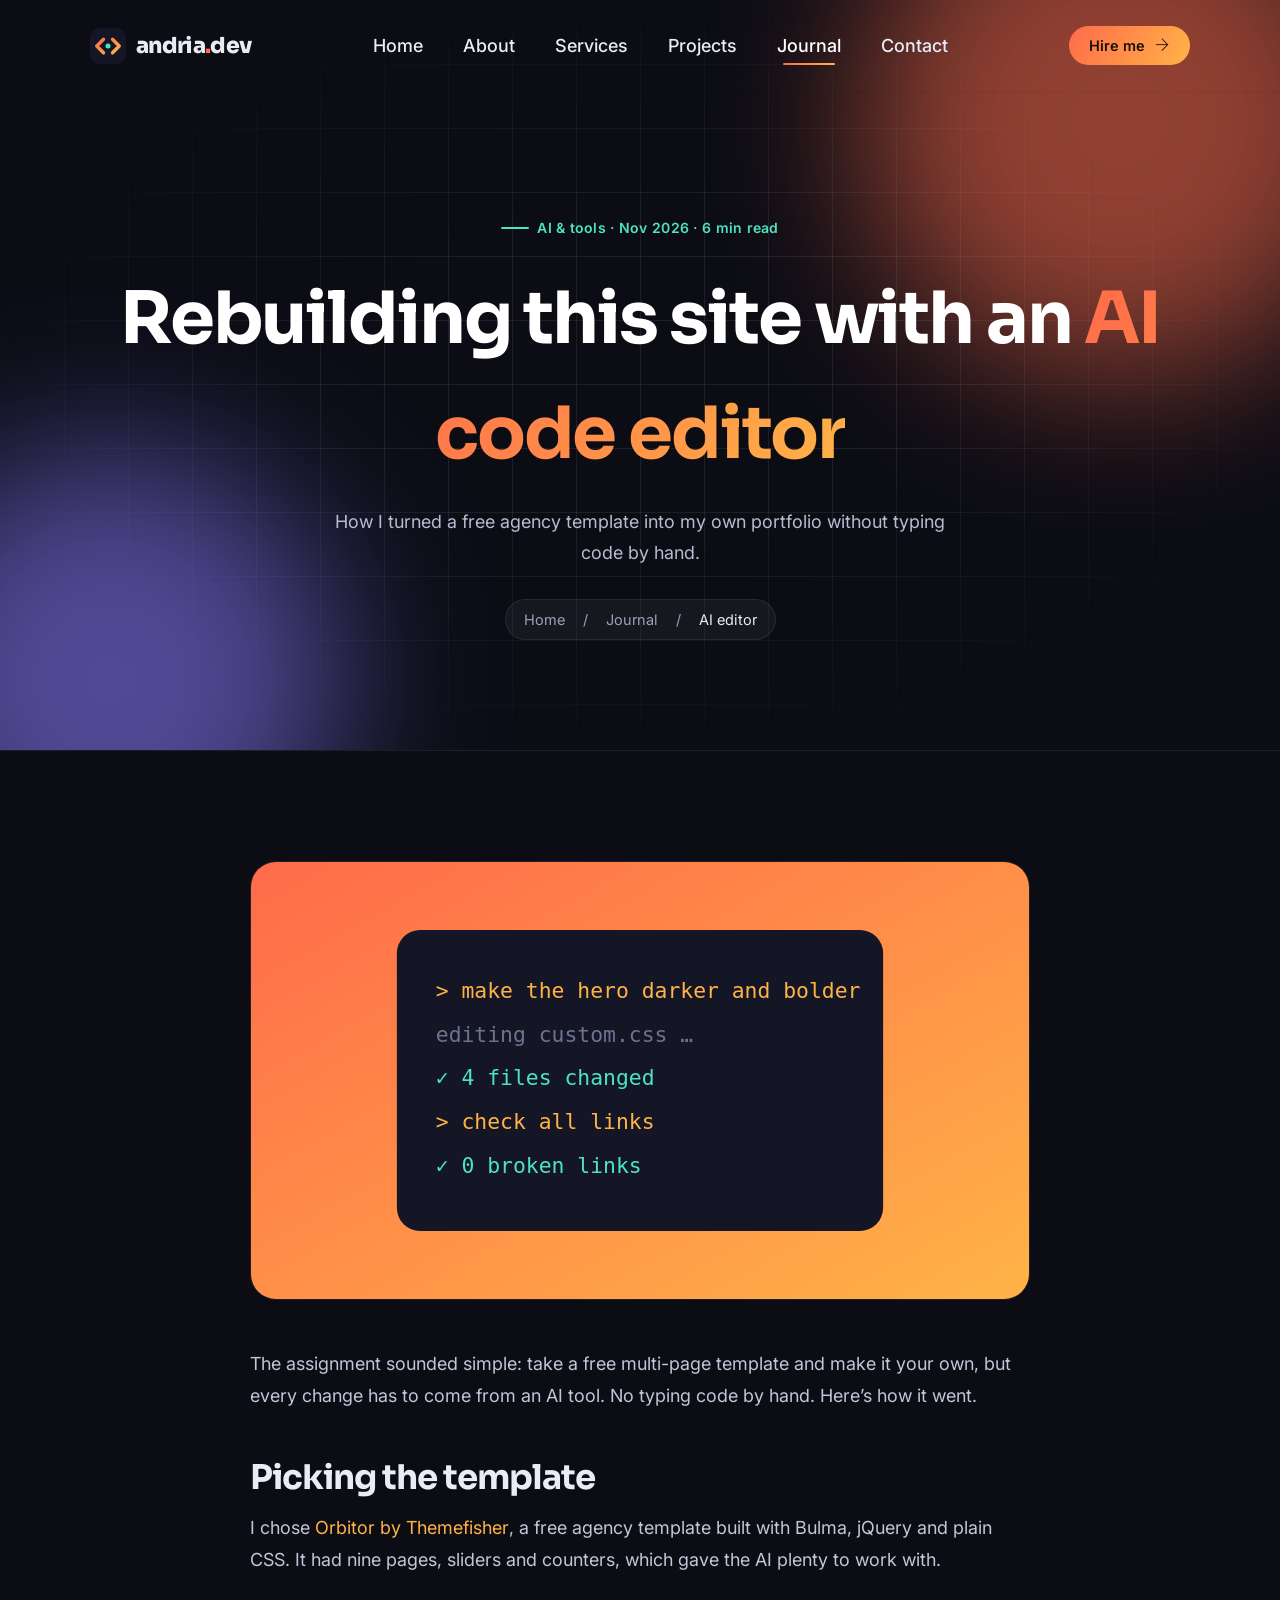
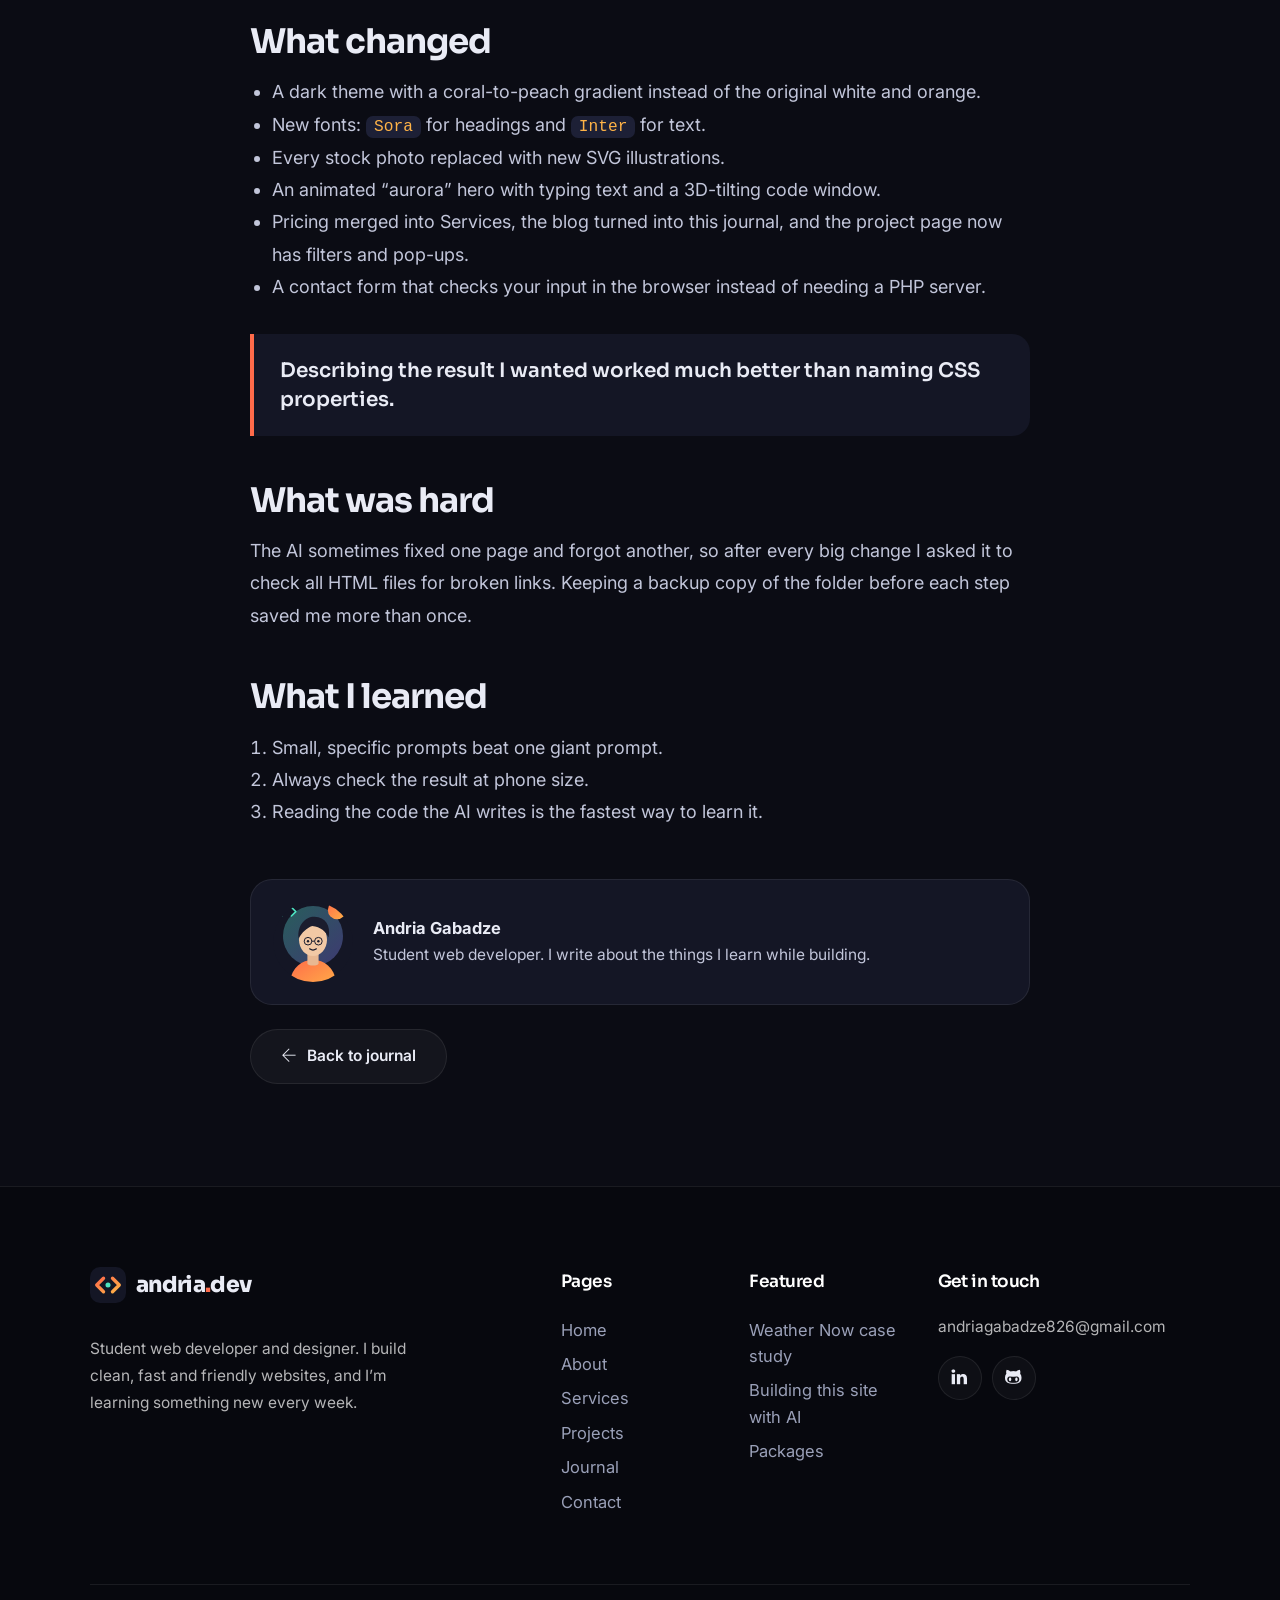
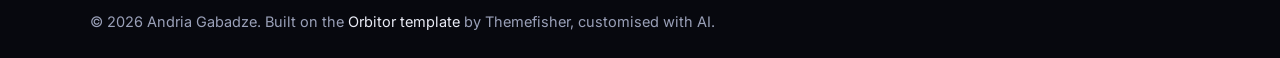
<file: journal-ai-editor.html>
<!DOCTYPE html>
<html lang="en">
<head>
  <meta charset="utf-8">
  <meta name="viewport" content="width=device-width, initial-scale=1">
  <title>Rebuilding this site with AI | Andria Gabadze</title>
  <meta name="description" content="How Andria Gabadze rebuilt a website template with an AI code editor.">
  <meta name="author" content="Andria Gabadze">
  <meta name="theme-color" content="#0b0c14">
  <link rel="icon" type="image/svg+xml" href="images/brand/favicon.svg">
  <!-- Plugins from the Orbitor template -->
  <link rel="stylesheet" href="plugins/bulma/bulma.min.css">
  <link rel="stylesheet" href="plugins/themify/css/themify-icons.css">
  <!-- Base template styles (re-fonted) + custom dark theme -->
  <link rel="stylesheet" href="css/style.css">
  <link rel="stylesheet" href="css/custom.css">
</head>
<body>

<!-- navigation -->
<div id="navbar" class="navigation py-4">
  <div class="container">
    <nav class="navbar" aria-label="Main navigation">
      <div class="navbar-brand">
        <a class="navbar-item logo-text" href="index.html"><img src="images/brand/favicon.svg" alt=""><span class="wm">andria<b>.</b>dev</span></a>
        <button type="button" class="navbar-burger burger" aria-label="Open menu" aria-expanded="false" data-target="navigation">
          <span aria-hidden="true"></span><span aria-hidden="true"></span><span aria-hidden="true"></span>
        </button>
      </div>
      <div class="navbar-menu" id="navigation">
        <ul class="navbar-start ml-auto">
          <li class="navbar-item"><a class="navbar-link is-arrowless" href="index.html">Home</a></li>
          <li class="navbar-item"><a class="navbar-link is-arrowless" href="about.html">About</a></li>
          <li class="navbar-item"><a class="navbar-link is-arrowless" href="services.html">Services</a></li>
          <li class="navbar-item"><a class="navbar-link is-arrowless" href="projects.html">Projects</a></li>
          <li class="navbar-item"><a class="navbar-link is-arrowless" href="journal.html">Journal</a></li>
          <li class="navbar-item"><a class="navbar-link is-arrowless" href="contact.html">Contact</a></li>
        </ul>
        <ul class="navbar-end ml-0">
          <li class="navbar-item"><a href="contact.html" class="btn btn-main btn-small">Hire me <i class="ti-arrow-right"></i></a></li>
        </ul>
      </div>
    </nav>
  </div>
</div>

<div class="read-progress" aria-hidden="true"></div>
<!-- page title -->
<section class="page-title">
  <div class="aurora" aria-hidden="true"><span class="a1"></span><span class="a2"></span></div>
  <div class="grid-overlay" aria-hidden="true"></div>
  <div class="container">
    <div class="block has-text-centered">
      <span class="eyebrow">AI &amp; tools &middot; Nov 2026 &middot; 6 min read</span>
      <h1>Rebuilding this site with an <span class="grad-text">AI code editor</span></h1>
      <p>How I turned a free agency template into my own portfolio without typing code by hand.</p>
      <ul class="list-inline breadcumb-nav">
        <li class="list-inline-item"><a href="index.html">Home</a></li>
        <li class="list-inline-item"><span>/</span></li>
        <li class="list-inline-item"><a href="journal.html">Journal</a></li>
        <li class="list-inline-item"><span>/</span></li>
        <li class="list-inline-item"><span class="current">AI editor</span></li>
      </ul>
    </div>
  </div>
</section>

<section class="section">
  <div class="container">
    <div class="article">
      <img class="cover reveal" src="images/journal/ai-editor.svg" alt="Editor window showing prompts and the files they changed">
      <p>The assignment sounded simple: take a free multi-page template and make it your own, but every change has to come from an AI tool. No typing code by hand. Here&rsquo;s how it went.</p>
      <h2>Picking the template</h2>
      <p>I chose <a href="https://themefisher.com/products/orbitor-bulma" target="_blank" rel="noopener">Orbitor by Themefisher</a>, a free agency template built with Bulma, jQuery and plain CSS. It had nine pages, sliders and counters, which gave the AI plenty to work with.</p>
      <h2>What changed</h2>
      <ul>
        <li>A dark theme with a coral-to-peach gradient instead of the original white and orange.</li>
        <li>New fonts: <code>Sora</code> for headings and <code>Inter</code> for text.</li>
        <li>Every stock photo replaced with new SVG illustrations.</li>
        <li>An animated &ldquo;aurora&rdquo; hero with typing text and a 3D-tilting code window.</li>
        <li>Pricing merged into Services, the blog turned into this journal, and the project page now has filters and pop-ups.</li>
        <li>A contact form that checks your input in the browser instead of needing a PHP server.</li>
      </ul>
      <blockquote>Describing the result I wanted worked much better than naming CSS properties.</blockquote>
      <h2>What was hard</h2>
      <p>The AI sometimes fixed one page and forgot another, so after every big change I asked it to check all HTML files for broken links. Keeping a backup copy of the folder before each step saved me more than once.</p>
      <h2>What I learned</h2>
      <ol>
        <li>Small, specific prompts beat one giant prompt.</li>
        <li>Always check the result at phone size.</li>
        <li>Reading the code the AI writes is the fastest way to learn it.</li>
      </ol>
      <div class="author-box reveal"><img src="images/about/avatar.svg" alt=""><div><b style="color:var(--text)">Andria Gabadze</b><p>Student web developer. I write about the things I learn while building.</p></div></div>
      <div class="buttons mt-5"><a href="journal.html" class="btn btn-ghost"><i class="ti-arrow-left"></i> Back to journal</a></div>
    </div>
  </div>
</section>

<!-- footer -->
<footer class="footer">
  <div class="container">
    <div class="columns is-multiline">
      <div class="column is-4-widescreen is-6-tablet">
        <div class="widget">
          <a class="logo-text mb-4" href="index.html"><img src="images/brand/favicon.svg" alt=""><span class="wm">andria<b>.</b>dev</span></a>
          <p class="mt-4">Student web developer and designer. I build clean, fast and friendly websites, and I&rsquo;m learning something new every week.</p>
        </div>
      </div>
      <div class="column is-2-widescreen is-6-tablet ml-auto">
        <div class="widget">
          <h4 class="mb-4">Pages</h4>
          <ul class="list-unstyled footer-menu"><li><a href="index.html">Home</a></li><li><a href="about.html">About</a></li><li><a href="services.html">Services</a></li><li><a href="projects.html">Projects</a></li><li><a href="journal.html">Journal</a></li><li><a href="contact.html">Contact</a></li></ul>
        </div>
      </div>
      <div class="column is-2-widescreen is-6-tablet">
        <div class="widget">
          <h4 class="mb-4">Featured</h4>
          <ul class="list-unstyled footer-menu">
            <li><a href="project-weather-now.html">Weather Now case study</a></li>
            <li><a href="journal-ai-editor.html">Building this site with AI</a></li>
            <li><a href="services.html#packages">Packages</a></li>
          </ul>
        </div>
      </div>
      <div class="column is-3-widescreen is-6-tablet">
        <div class="widget">
          <h4 class="mb-4">Get in touch</h4>
          <p class="mb-4"><a href="mailto:andriagabadze826@gmail.com">andriagabadze826@gmail.com</a></p>
          <div class="footer-socials"><a href="https://www.linkedin.com/in/andria-gabadze-677568338/" target="_blank" rel="noopener" aria-label="LinkedIn"><i class="ti-linkedin"></i></a><a href="https://github.com/andria1-source" target="_blank" rel="noopener" aria-label="GitHub"><i class="ti-github"></i></a></div>
        </div>
      </div>
    </div>
    <div class="footer-btm py-5">
      <p class="mb-0">&copy; <span class="year"></span> Andria Gabadze. Built on the <a href="https://themefisher.com/products/orbitor-bulma" target="_blank" rel="noopener">Orbitor template</a> by Themefisher, customised with AI.</p>
    </div>
  </div>
</footer>

<!-- Scripts -->
<script src="plugins/jquery/jquery.js"></script>
<script src="scripts/main.js"></script>
</body>
</html>
</file>
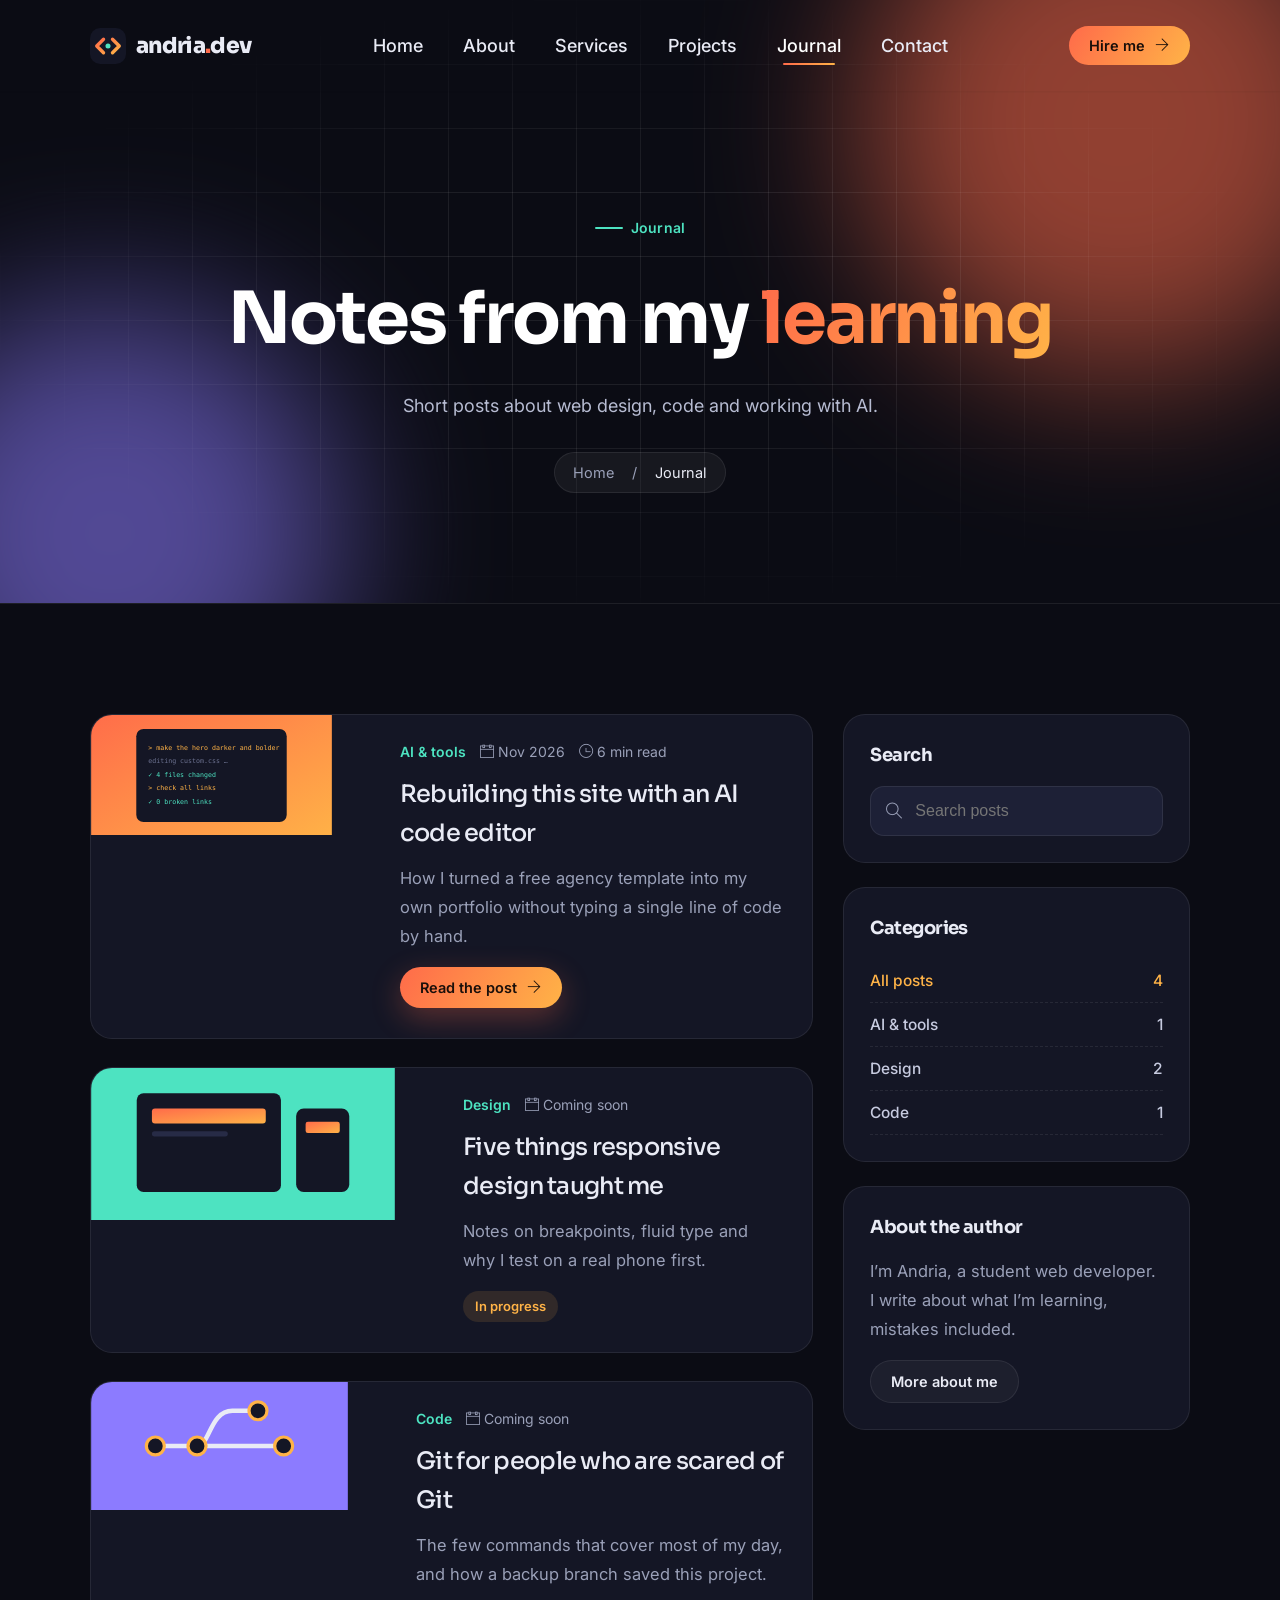
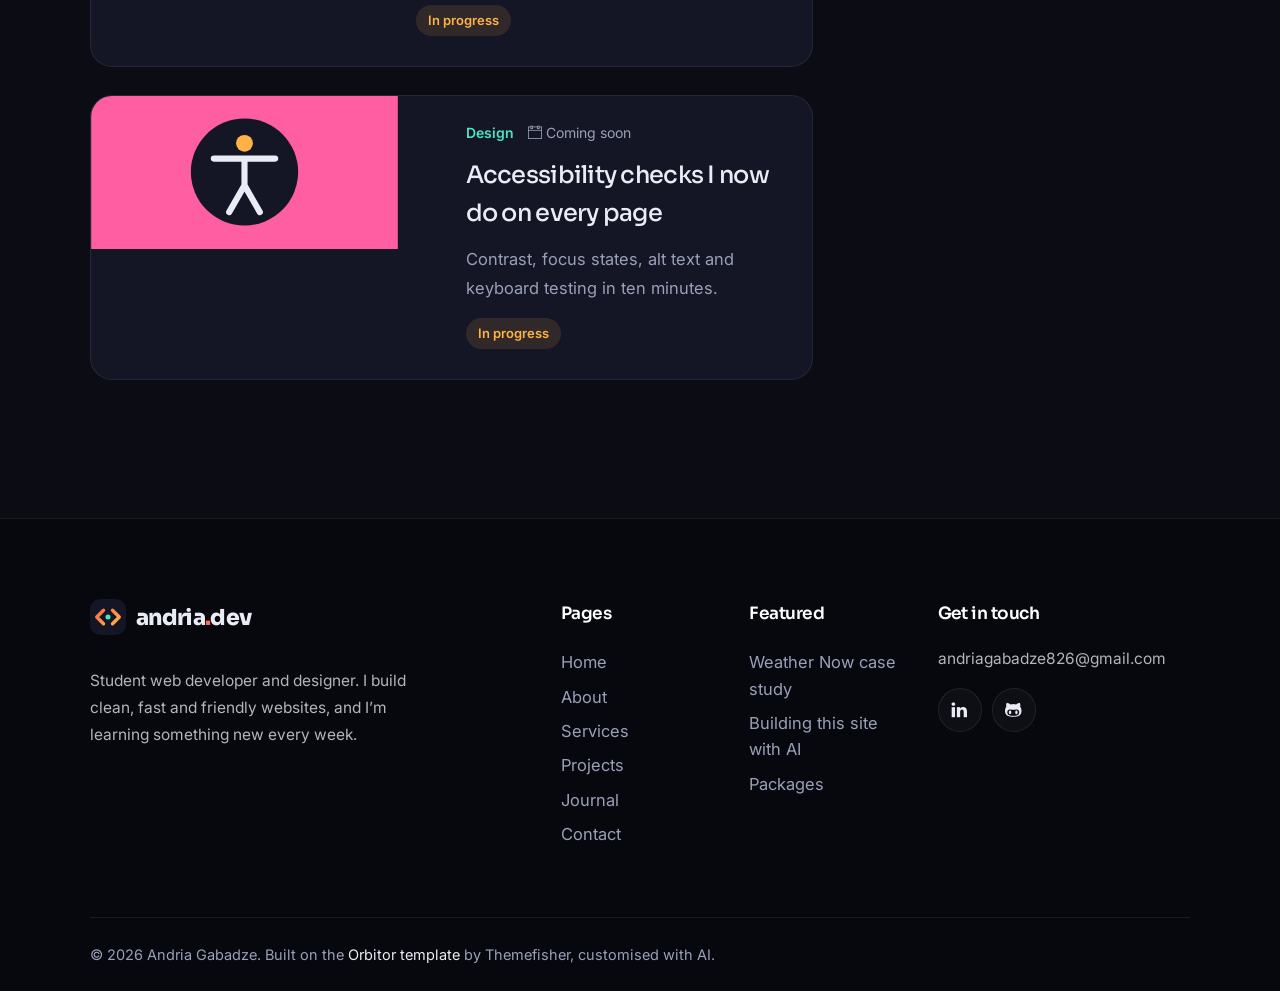
<file: journal.html>
<!DOCTYPE html>
<html lang="en">
<head>
  <meta charset="utf-8">
  <meta name="viewport" content="width=device-width, initial-scale=1">
  <title>Journal | Andria Gabadze</title>
  <meta name="description" content="Learning journal by Andria Gabadze.">
  <meta name="author" content="Andria Gabadze">
  <meta name="theme-color" content="#0b0c14">
  <link rel="icon" type="image/svg+xml" href="images/brand/favicon.svg">
  <!-- Plugins from the Orbitor template -->
  <link rel="stylesheet" href="plugins/bulma/bulma.min.css">
  <link rel="stylesheet" href="plugins/themify/css/themify-icons.css">
  <!-- Base template styles (re-fonted) + custom dark theme -->
  <link rel="stylesheet" href="css/style.css">
  <link rel="stylesheet" href="css/custom.css">
</head>
<body>

<!-- navigation -->
<div id="navbar" class="navigation py-4">
  <div class="container">
    <nav class="navbar" aria-label="Main navigation">
      <div class="navbar-brand">
        <a class="navbar-item logo-text" href="index.html"><img src="images/brand/favicon.svg" alt=""><span class="wm">andria<b>.</b>dev</span></a>
        <button type="button" class="navbar-burger burger" aria-label="Open menu" aria-expanded="false" data-target="navigation">
          <span aria-hidden="true"></span><span aria-hidden="true"></span><span aria-hidden="true"></span>
        </button>
      </div>
      <div class="navbar-menu" id="navigation">
        <ul class="navbar-start ml-auto">
          <li class="navbar-item"><a class="navbar-link is-arrowless" href="index.html">Home</a></li>
          <li class="navbar-item"><a class="navbar-link is-arrowless" href="about.html">About</a></li>
          <li class="navbar-item"><a class="navbar-link is-arrowless" href="services.html">Services</a></li>
          <li class="navbar-item"><a class="navbar-link is-arrowless" href="projects.html">Projects</a></li>
          <li class="navbar-item"><a class="navbar-link is-arrowless" href="journal.html">Journal</a></li>
          <li class="navbar-item"><a class="navbar-link is-arrowless" href="contact.html">Contact</a></li>
        </ul>
        <ul class="navbar-end ml-0">
          <li class="navbar-item"><a href="contact.html" class="btn btn-main btn-small">Hire me <i class="ti-arrow-right"></i></a></li>
        </ul>
      </div>
    </nav>
  </div>
</div>

<!-- page title -->
<section class="page-title">
  <div class="aurora" aria-hidden="true"><span class="a1"></span><span class="a2"></span></div>
  <div class="grid-overlay" aria-hidden="true"></div>
  <div class="container">
    <div class="block has-text-centered">
      <span class="eyebrow">Journal</span>
      <h1>Notes from my <span class="grad-text">learning</span></h1>
      <p>Short posts about web design, code and working with AI.</p>
      <ul class="list-inline breadcumb-nav">
        <li class="list-inline-item"><a href="index.html">Home</a></li>
        <li class="list-inline-item"><span>/</span></li>
        <li class="list-inline-item"><span class="current">Journal</span></li>
      </ul>
    </div>
  </div>
</section>

<section class="section">
  <div class="container">
    <div class="columns is-desktop">
      <div class="column is-8-desktop blog-list">
          <article class="blog-item reveal" data-cat="ai">
            <div class="blog-thumb"><img src="images/journal/ai-editor.svg" alt=""></div>
            <div class="blog-item-content">
              <div class="blog-item-meta mb-3"><span class="cat">AI &amp; tools</span><span><i class="ti-calendar mr-1"></i>Nov 2026</span><span><i class="ti-time mr-1"></i>6 min read</span></div>
              <h3 class="mb-3"><a href="journal-ai-editor.html">Rebuilding this site with an AI code editor</a></h3>
              <p class="mb-4">How I turned a free agency template into my own portfolio without typing a single line of code by hand.</p>
              <a href="journal-ai-editor.html" class="btn btn-main btn-small">Read the post <i class="ti-arrow-right"></i></a>
            </div>
          </article>
          <article class="blog-item reveal" data-cat="design">
            <div class="blog-thumb"><img src="images/journal/responsive.svg" alt=""></div>
            <div class="blog-item-content">
              <div class="blog-item-meta mb-3"><span class="cat">Design</span><span><i class="ti-calendar mr-1"></i>Coming soon</span></div>
              <h3 class="mb-3">Five things responsive design taught me</h3>
              <p class="mb-4">Notes on breakpoints, fluid type and why I test on a real phone first.</p>
              <span class="soon">In progress</span>
            </div>
          </article>
          <article class="blog-item reveal" data-cat="code">
            <div class="blog-thumb"><img src="images/journal/git.svg" alt=""></div>
            <div class="blog-item-content">
              <div class="blog-item-meta mb-3"><span class="cat">Code</span><span><i class="ti-calendar mr-1"></i>Coming soon</span></div>
              <h3 class="mb-3">Git for people who are scared of Git</h3>
              <p class="mb-4">The few commands that cover most of my day, and how a backup branch saved this project.</p>
              <span class="soon">In progress</span>
            </div>
          </article>
          <article class="blog-item reveal" data-cat="design">
            <div class="blog-thumb"><img src="images/journal/accessibility.svg" alt=""></div>
            <div class="blog-item-content">
              <div class="blog-item-meta mb-3"><span class="cat">Design</span><span><i class="ti-calendar mr-1"></i>Coming soon</span></div>
              <h3 class="mb-3">Accessibility checks I now do on every page</h3>
              <p class="mb-4">Contrast, focus states, alt text and keyboard testing in ten minutes.</p>
              <span class="soon">In progress</span>
            </div>
          </article>
        <div class="no-results">No posts match your search. Try another word.</div>
      </div>
      <div class="column is-4-desktop">
        <div class="sidebar-widget reveal">
          <h5>Search</h5>
          <div class="search-box"><i class="ti-search"></i><input id="postSearch" type="search" placeholder="Search posts" aria-label="Search posts"></div>
        </div>
        <div class="sidebar-widget reveal">
          <h5>Categories</h5>
          <div class="cat-list"><button type="button" data-cat="all" class="active"><span>All posts</span><span>4</span></button><button type="button" data-cat="ai" class=""><span>AI &amp; tools</span><span>1</span></button><button type="button" data-cat="design" class=""><span>Design</span><span>2</span></button><button type="button" data-cat="code" class=""><span>Code</span><span>1</span></button></div>
        </div>
        <div class="sidebar-widget reveal">
          <h5>About the author</h5>
          <p class="mb-4">I&rsquo;m Andria, a student web developer. I write about what I&rsquo;m learning, mistakes included.</p>
          <a href="about.html" class="btn btn-ghost btn-small">More about me</a>
        </div>
      </div>
    </div>
  </div>
</section>

<!-- footer -->
<footer class="footer">
  <div class="container">
    <div class="columns is-multiline">
      <div class="column is-4-widescreen is-6-tablet">
        <div class="widget">
          <a class="logo-text mb-4" href="index.html"><img src="images/brand/favicon.svg" alt=""><span class="wm">andria<b>.</b>dev</span></a>
          <p class="mt-4">Student web developer and designer. I build clean, fast and friendly websites, and I&rsquo;m learning something new every week.</p>
        </div>
      </div>
      <div class="column is-2-widescreen is-6-tablet ml-auto">
        <div class="widget">
          <h4 class="mb-4">Pages</h4>
          <ul class="list-unstyled footer-menu"><li><a href="index.html">Home</a></li><li><a href="about.html">About</a></li><li><a href="services.html">Services</a></li><li><a href="projects.html">Projects</a></li><li><a href="journal.html">Journal</a></li><li><a href="contact.html">Contact</a></li></ul>
        </div>
      </div>
      <div class="column is-2-widescreen is-6-tablet">
        <div class="widget">
          <h4 class="mb-4">Featured</h4>
          <ul class="list-unstyled footer-menu">
            <li><a href="project-weather-now.html">Weather Now case study</a></li>
            <li><a href="journal-ai-editor.html">Building this site with AI</a></li>
            <li><a href="services.html#packages">Packages</a></li>
          </ul>
        </div>
      </div>
      <div class="column is-3-widescreen is-6-tablet">
        <div class="widget">
          <h4 class="mb-4">Get in touch</h4>
          <p class="mb-4"><a href="mailto:andriagabadze826@gmail.com">andriagabadze826@gmail.com</a></p>
          <div class="footer-socials"><a href="https://www.linkedin.com/in/andria-gabadze-677568338/" target="_blank" rel="noopener" aria-label="LinkedIn"><i class="ti-linkedin"></i></a><a href="https://github.com/andria1-source" target="_blank" rel="noopener" aria-label="GitHub"><i class="ti-github"></i></a></div>
        </div>
      </div>
    </div>
    <div class="footer-btm py-5">
      <p class="mb-0">&copy; <span class="year"></span> Andria Gabadze. Built on the <a href="https://themefisher.com/products/orbitor-bulma" target="_blank" rel="noopener">Orbitor template</a> by Themefisher, customised with AI.</p>
    </div>
  </div>
</footer>

<!-- Scripts -->
<script src="plugins/jquery/jquery.js"></script>
<script src="scripts/main.js"></script>
</body>
</html>
</file>
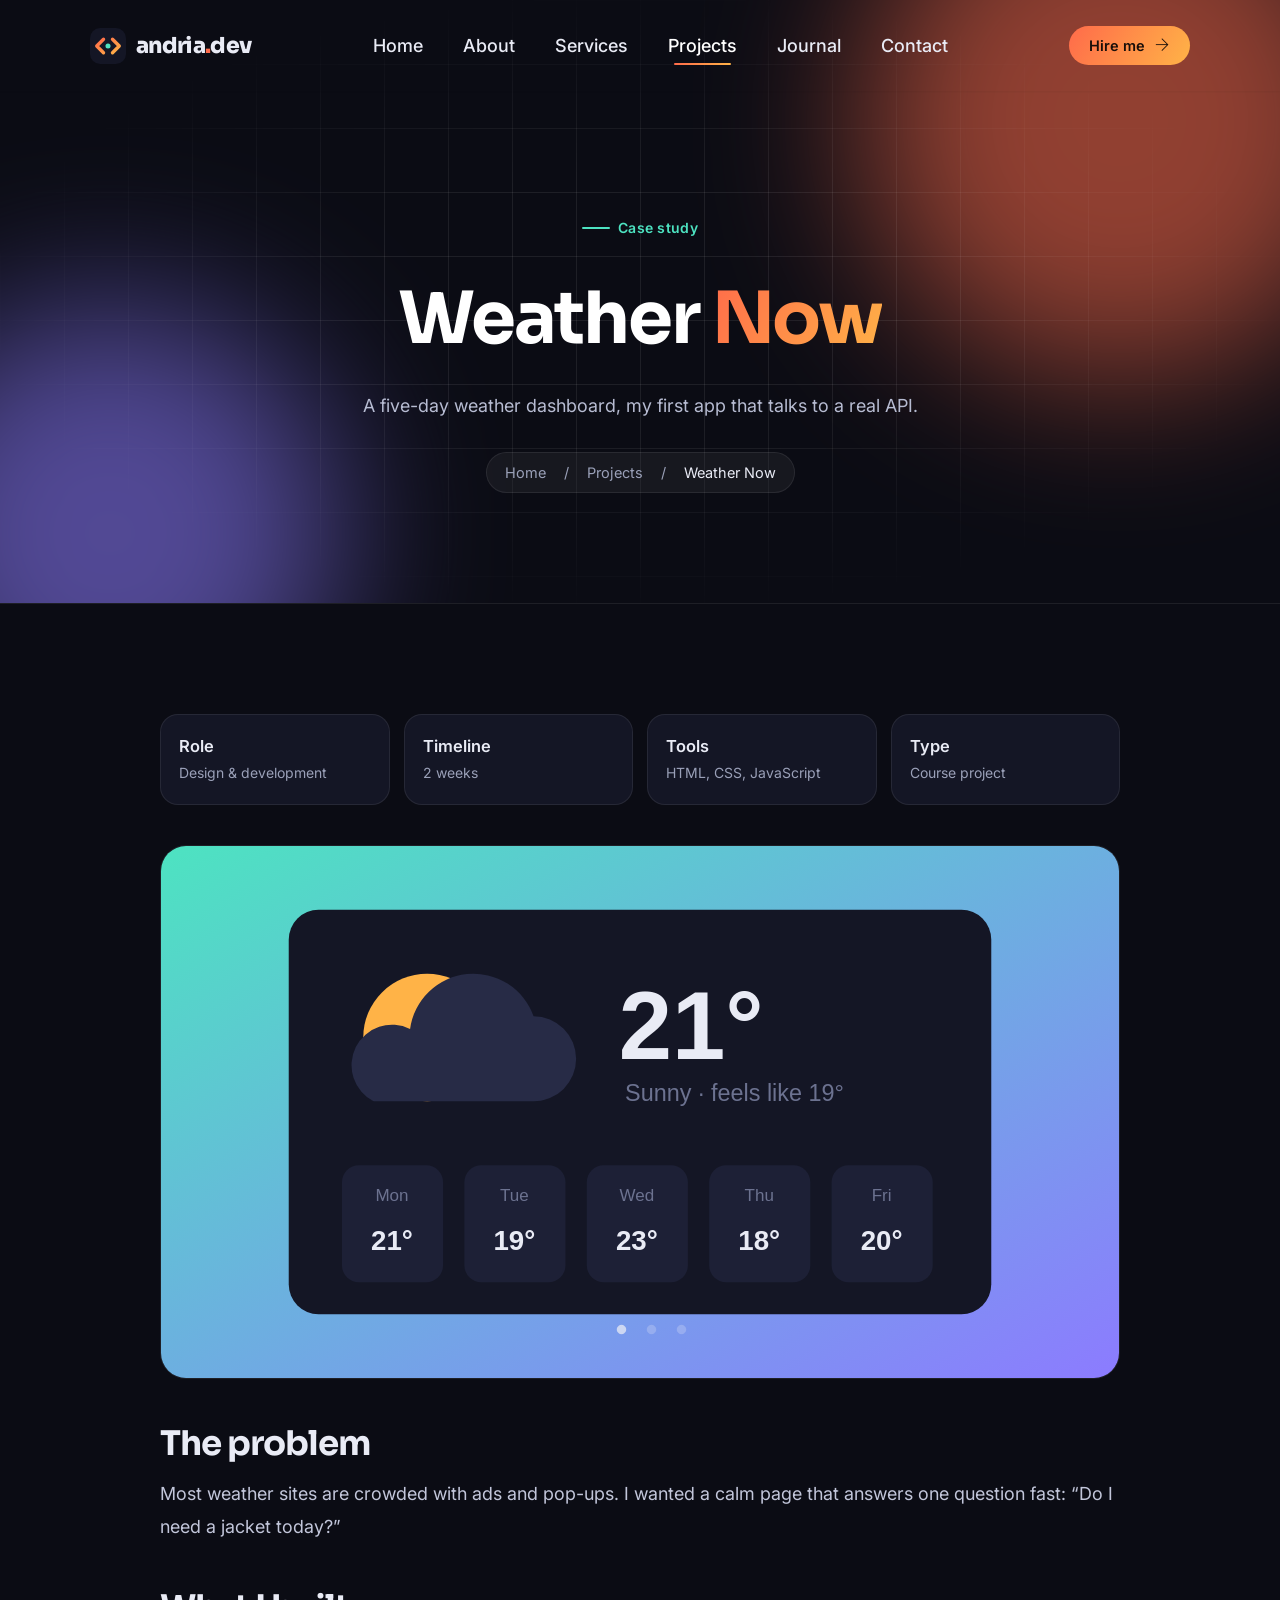
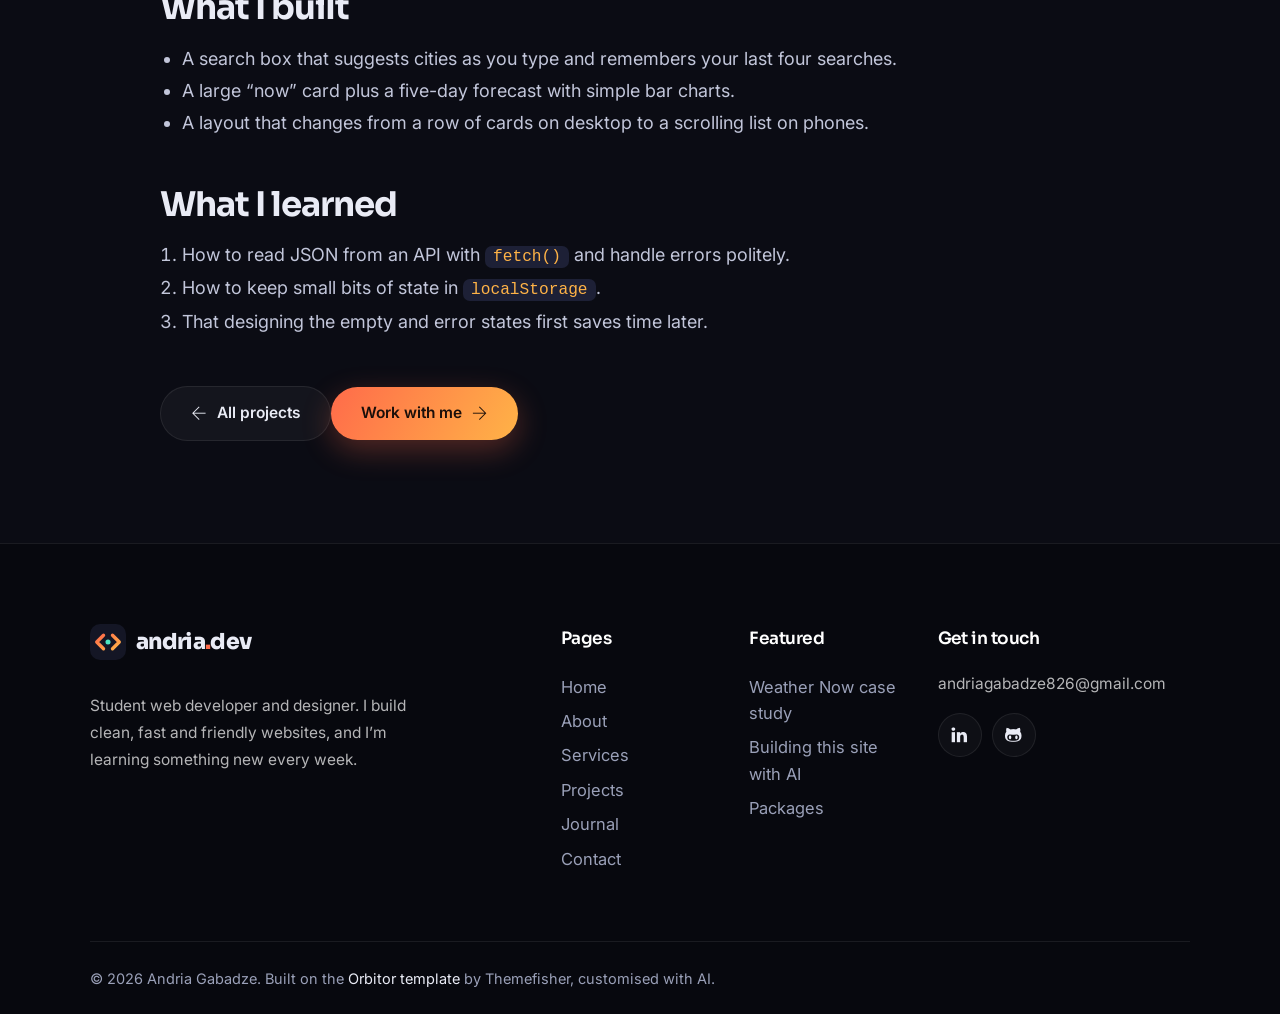
<file: project-weather-now.html>
<!DOCTYPE html>
<html lang="en">
<head>
  <meta charset="utf-8">
  <meta name="viewport" content="width=device-width, initial-scale=1">
  <title>Weather Now case study | Andria Gabadze</title>
  <meta name="description" content="Case study: Weather Now, a weather dashboard by Andria Gabadze.">
  <meta name="author" content="Andria Gabadze">
  <meta name="theme-color" content="#0b0c14">
  <link rel="icon" type="image/svg+xml" href="images/brand/favicon.svg">
  <!-- Plugins from the Orbitor template -->
  <link rel="stylesheet" href="plugins/bulma/bulma.min.css">
  <link rel="stylesheet" href="plugins/themify/css/themify-icons.css">
  <link rel="stylesheet" href="plugins/slick-carousel/slick/slick.css">
  <link rel="stylesheet" href="plugins/slick-carousel/slick/slick-theme.css">
  <!-- Base template styles (re-fonted) + custom dark theme -->
  <link rel="stylesheet" href="css/style.css">
  <link rel="stylesheet" href="css/custom.css">
</head>
<body>

<!-- navigation -->
<div id="navbar" class="navigation py-4">
  <div class="container">
    <nav class="navbar" aria-label="Main navigation">
      <div class="navbar-brand">
        <a class="navbar-item logo-text" href="index.html"><img src="images/brand/favicon.svg" alt=""><span class="wm">andria<b>.</b>dev</span></a>
        <button type="button" class="navbar-burger burger" aria-label="Open menu" aria-expanded="false" data-target="navigation">
          <span aria-hidden="true"></span><span aria-hidden="true"></span><span aria-hidden="true"></span>
        </button>
      </div>
      <div class="navbar-menu" id="navigation">
        <ul class="navbar-start ml-auto">
          <li class="navbar-item"><a class="navbar-link is-arrowless" href="index.html">Home</a></li>
          <li class="navbar-item"><a class="navbar-link is-arrowless" href="about.html">About</a></li>
          <li class="navbar-item"><a class="navbar-link is-arrowless" href="services.html">Services</a></li>
          <li class="navbar-item"><a class="navbar-link is-arrowless" href="projects.html">Projects</a></li>
          <li class="navbar-item"><a class="navbar-link is-arrowless" href="journal.html">Journal</a></li>
          <li class="navbar-item"><a class="navbar-link is-arrowless" href="contact.html">Contact</a></li>
        </ul>
        <ul class="navbar-end ml-0">
          <li class="navbar-item"><a href="contact.html" class="btn btn-main btn-small">Hire me <i class="ti-arrow-right"></i></a></li>
        </ul>
      </div>
    </nav>
  </div>
</div>

<!-- page title -->
<section class="page-title">
  <div class="aurora" aria-hidden="true"><span class="a1"></span><span class="a2"></span></div>
  <div class="grid-overlay" aria-hidden="true"></div>
  <div class="container">
    <div class="block has-text-centered">
      <span class="eyebrow">Case study</span>
      <h1>Weather <span class="grad-text">Now</span></h1>
      <p>A five-day weather dashboard, my first app that talks to a real API.</p>
      <ul class="list-inline breadcumb-nav">
        <li class="list-inline-item"><a href="index.html">Home</a></li>
        <li class="list-inline-item"><span>/</span></li>
        <li class="list-inline-item"><a href="projects.html">Projects</a></li>
        <li class="list-inline-item"><span>/</span></li>
        <li class="list-inline-item"><span class="current">Weather Now</span></li>
      </ul>
    </div>
  </div>
</section>

<section class="section">
  <div class="container">
    <div class="article" style="max-width:960px">
      <div class="case-meta reveal">
        <div><b>Role</b><span>Design &amp; development</span></div>
        <div><b>Timeline</b><span>2 weeks</span></div>
        <div><b>Tools</b><span>HTML, CSS, JavaScript</span></div>
        <div><b>Type</b><span>Course project</span></div>
      </div>
      <div class="portfolio-single-slider reveal">
        <div><img src="images/case/weather-forecast.svg" alt="Forecast screen with current temperature and five-day cards"></div>
        <div><img src="images/case/weather-search.svg" alt="City search screen with recent cities"></div>
        <div><img src="images/case/weather-mobile.svg" alt="The app on mobile, tablet and desktop"></div>
      </div>
      <h2>The problem</h2>
      <p>Most weather sites are crowded with ads and pop-ups. I wanted a calm page that answers one question fast: &ldquo;Do I need a jacket today?&rdquo;</p>
      <h2>What I built</h2>
      <ul>
        <li>A search box that suggests cities as you type and remembers your last four searches.</li>
        <li>A large &ldquo;now&rdquo; card plus a five-day forecast with simple bar charts.</li>
        <li>A layout that changes from a row of cards on desktop to a scrolling list on phones.</li>
      </ul>
      <h2>What I learned</h2>
      <ol>
        <li>How to read JSON from an API with <code>fetch()</code> and handle errors politely.</li>
        <li>How to keep small bits of state in <code>localStorage</code>.</li>
        <li>That designing the empty and error states first saves time later.</li>
      </ol>
      <div class="buttons mt-6"><a href="projects.html" class="btn btn-ghost"><i class="ti-arrow-left"></i> All projects</a><a href="contact.html" class="btn btn-main">Work with me <i class="ti-arrow-right"></i></a></div>
    </div>
  </div>
</section>

<!-- footer -->
<footer class="footer">
  <div class="container">
    <div class="columns is-multiline">
      <div class="column is-4-widescreen is-6-tablet">
        <div class="widget">
          <a class="logo-text mb-4" href="index.html"><img src="images/brand/favicon.svg" alt=""><span class="wm">andria<b>.</b>dev</span></a>
          <p class="mt-4">Student web developer and designer. I build clean, fast and friendly websites, and I&rsquo;m learning something new every week.</p>
        </div>
      </div>
      <div class="column is-2-widescreen is-6-tablet ml-auto">
        <div class="widget">
          <h4 class="mb-4">Pages</h4>
          <ul class="list-unstyled footer-menu"><li><a href="index.html">Home</a></li><li><a href="about.html">About</a></li><li><a href="services.html">Services</a></li><li><a href="projects.html">Projects</a></li><li><a href="journal.html">Journal</a></li><li><a href="contact.html">Contact</a></li></ul>
        </div>
      </div>
      <div class="column is-2-widescreen is-6-tablet">
        <div class="widget">
          <h4 class="mb-4">Featured</h4>
          <ul class="list-unstyled footer-menu">
            <li><a href="project-weather-now.html">Weather Now case study</a></li>
            <li><a href="journal-ai-editor.html">Building this site with AI</a></li>
            <li><a href="services.html#packages">Packages</a></li>
          </ul>
        </div>
      </div>
      <div class="column is-3-widescreen is-6-tablet">
        <div class="widget">
          <h4 class="mb-4">Get in touch</h4>
          <p class="mb-4"><a href="mailto:andriagabadze826@gmail.com">andriagabadze826@gmail.com</a></p>
          <div class="footer-socials"><a href="https://www.linkedin.com/in/andria-gabadze-677568338/" target="_blank" rel="noopener" aria-label="LinkedIn"><i class="ti-linkedin"></i></a><a href="https://github.com/andria1-source" target="_blank" rel="noopener" aria-label="GitHub"><i class="ti-github"></i></a></div>
        </div>
      </div>
    </div>
    <div class="footer-btm py-5">
      <p class="mb-0">&copy; <span class="year"></span> Andria Gabadze. Built on the <a href="https://themefisher.com/products/orbitor-bulma" target="_blank" rel="noopener">Orbitor template</a> by Themefisher, customised with AI.</p>
    </div>
  </div>
</footer>

<!-- Scripts -->
<script src="plugins/jquery/jquery.js"></script>
<script src="plugins/slick-carousel/slick/slick.min.js"></script>
<script src="scripts/main.js"></script>
</body>
</html>
</file>
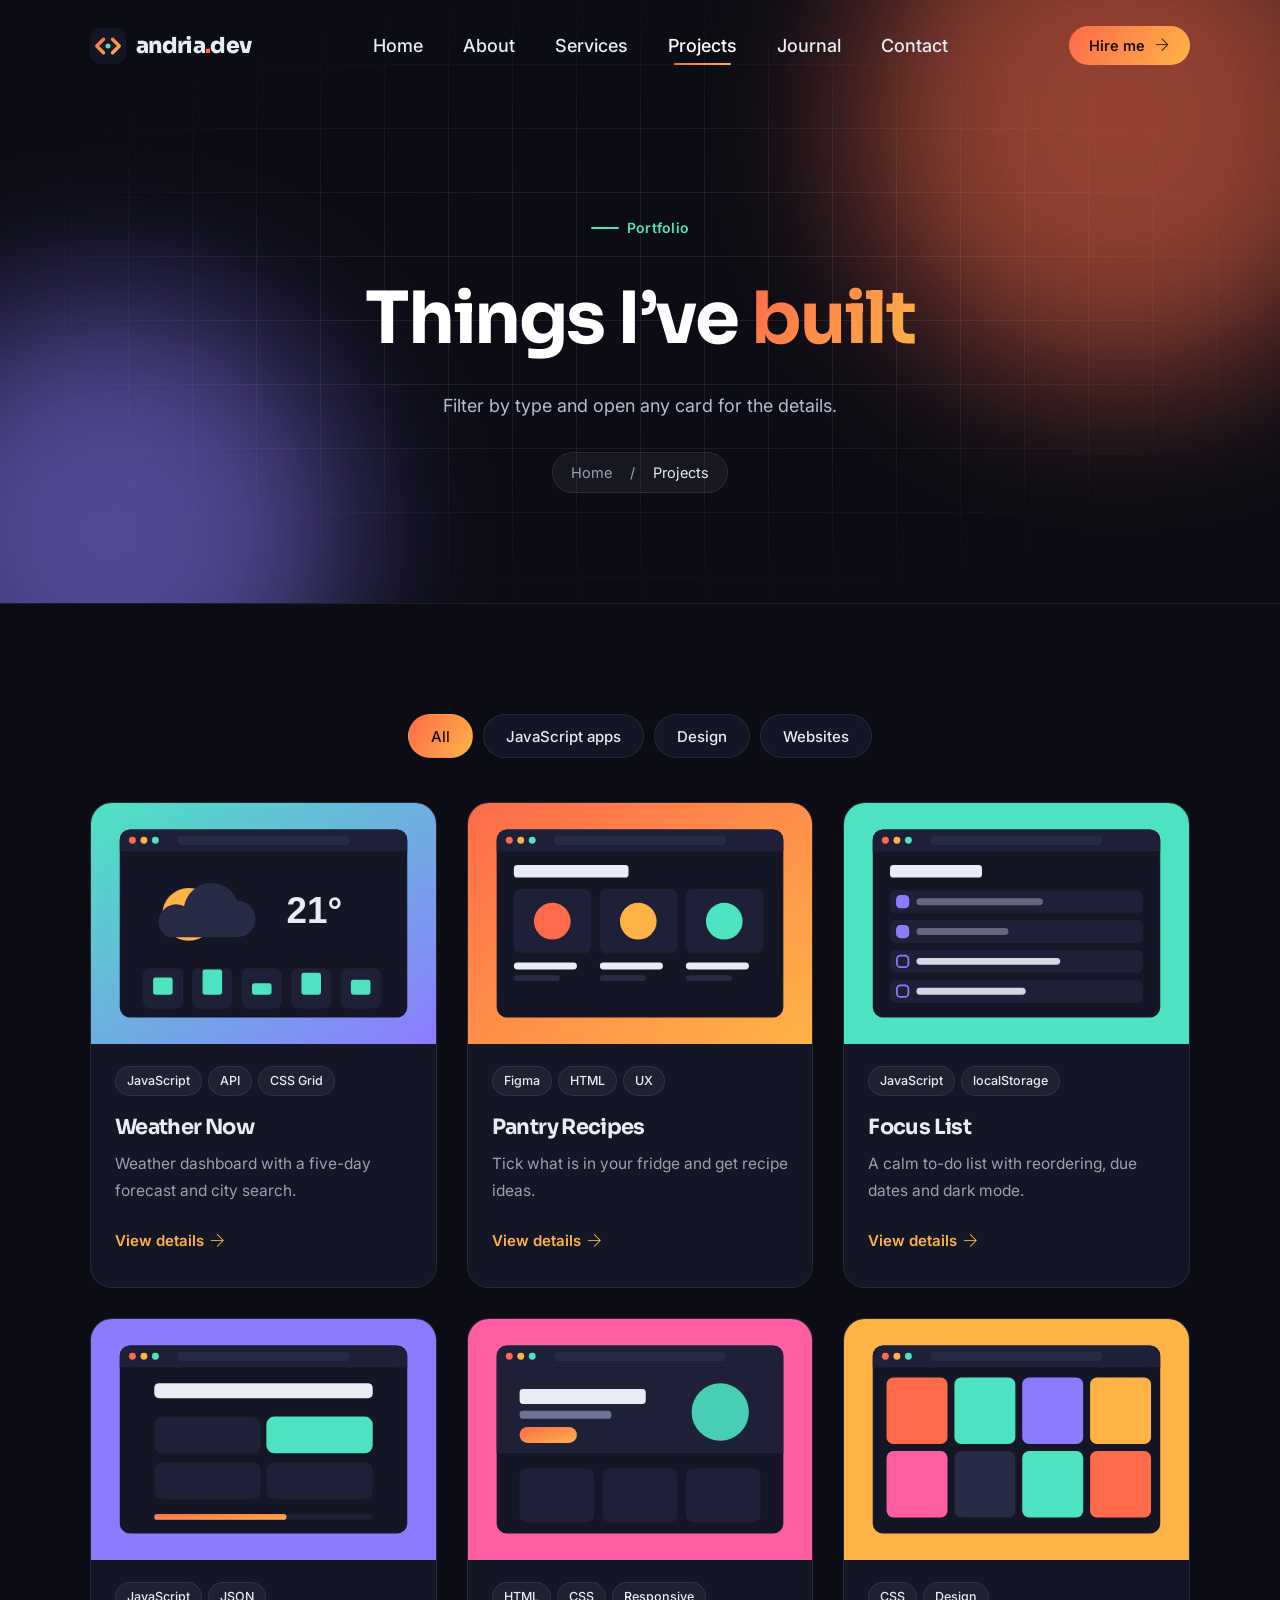
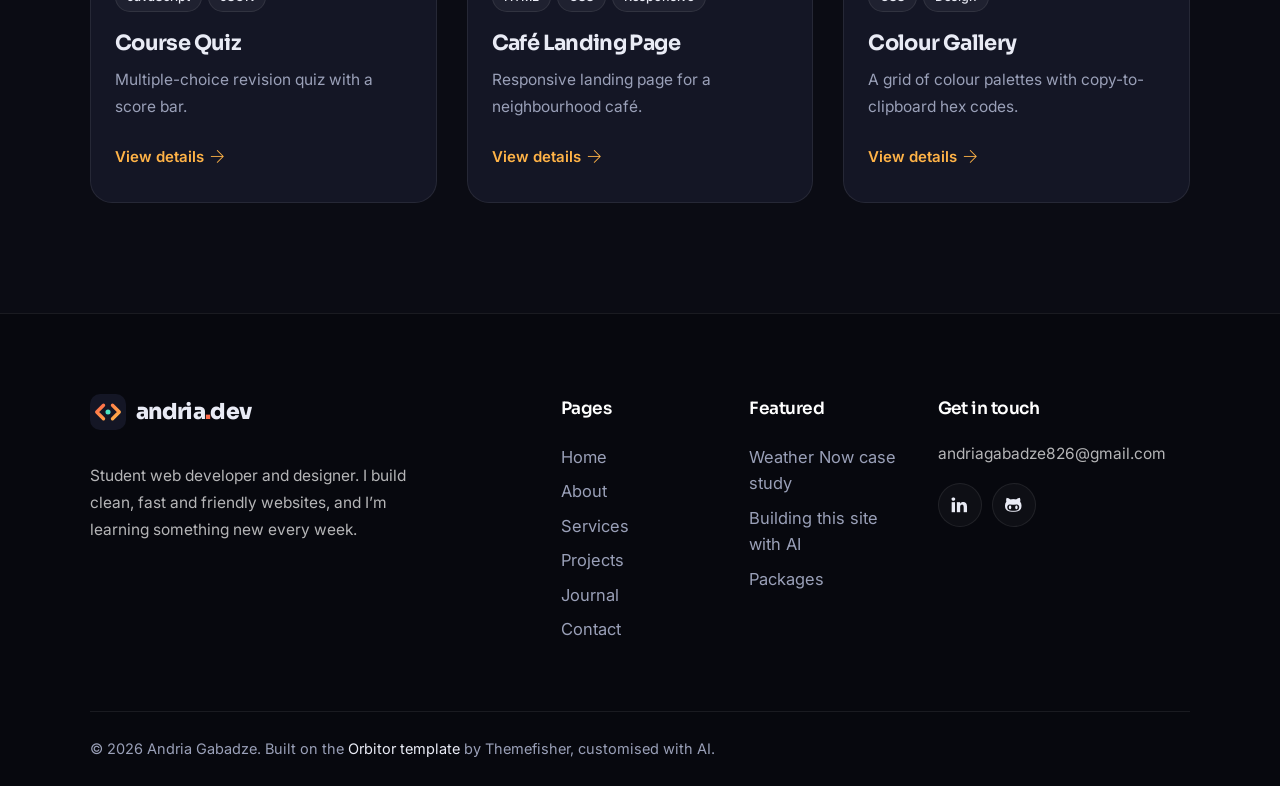
<file: projects.html>
<!DOCTYPE html>
<html lang="en">
<head>
  <meta charset="utf-8">
  <meta name="viewport" content="width=device-width, initial-scale=1">
  <title>Projects | Andria Gabadze</title>
  <meta name="description" content="Web and design projects by Andria Gabadze.">
  <meta name="author" content="Andria Gabadze">
  <meta name="theme-color" content="#0b0c14">
  <link rel="icon" type="image/svg+xml" href="images/brand/favicon.svg">
  <!-- Plugins from the Orbitor template -->
  <link rel="stylesheet" href="plugins/bulma/bulma.min.css">
  <link rel="stylesheet" href="plugins/themify/css/themify-icons.css">
  <!-- Base template styles (re-fonted) + custom dark theme -->
  <link rel="stylesheet" href="css/style.css">
  <link rel="stylesheet" href="css/custom.css">
</head>
<body>

<!-- navigation -->
<div id="navbar" class="navigation py-4">
  <div class="container">
    <nav class="navbar" aria-label="Main navigation">
      <div class="navbar-brand">
        <a class="navbar-item logo-text" href="index.html"><img src="images/brand/favicon.svg" alt=""><span class="wm">andria<b>.</b>dev</span></a>
        <button type="button" class="navbar-burger burger" aria-label="Open menu" aria-expanded="false" data-target="navigation">
          <span aria-hidden="true"></span><span aria-hidden="true"></span><span aria-hidden="true"></span>
        </button>
      </div>
      <div class="navbar-menu" id="navigation">
        <ul class="navbar-start ml-auto">
          <li class="navbar-item"><a class="navbar-link is-arrowless" href="index.html">Home</a></li>
          <li class="navbar-item"><a class="navbar-link is-arrowless" href="about.html">About</a></li>
          <li class="navbar-item"><a class="navbar-link is-arrowless" href="services.html">Services</a></li>
          <li class="navbar-item"><a class="navbar-link is-arrowless" href="projects.html">Projects</a></li>
          <li class="navbar-item"><a class="navbar-link is-arrowless" href="journal.html">Journal</a></li>
          <li class="navbar-item"><a class="navbar-link is-arrowless" href="contact.html">Contact</a></li>
        </ul>
        <ul class="navbar-end ml-0">
          <li class="navbar-item"><a href="contact.html" class="btn btn-main btn-small">Hire me <i class="ti-arrow-right"></i></a></li>
        </ul>
      </div>
    </nav>
  </div>
</div>

<!-- page title -->
<section class="page-title">
  <div class="aurora" aria-hidden="true"><span class="a1"></span><span class="a2"></span></div>
  <div class="grid-overlay" aria-hidden="true"></div>
  <div class="container">
    <div class="block has-text-centered">
      <span class="eyebrow">Portfolio</span>
      <h1>Things I&rsquo;ve <span class="grad-text">built</span></h1>
      <p>Filter by type and open any card for the details.</p>
      <ul class="list-inline breadcumb-nav">
        <li class="list-inline-item"><a href="index.html">Home</a></li>
        <li class="list-inline-item"><span>/</span></li>
        <li class="list-inline-item"><span class="current">Projects</span></li>
      </ul>
    </div>
  </div>
</section>

<section class="section">
  <div class="container">
    <div class="filter-bar" role="group" aria-label="Filter projects">
      <button type="button" class="active" data-filter="all" aria-pressed="true">All</button>
      <button type="button" data-filter="js" aria-pressed="false">JavaScript apps</button>
      <button type="button" data-filter="design" aria-pressed="false">Design</button>
      <button type="button" data-filter="web" aria-pressed="false">Websites</button>
    </div>
    <div class="columns is-multiline equal">
      <div class="column is-4-desktop is-6-tablet project-col reveal d0" data-group="js">
        <article class="project-card" data-long="A small dashboard that shows the current temperature and a five-day forecast for any city. My first project that reads live data from a public API." data-points="Fetches forecast data with the Fetch API|Remembers recent searches in localStorage|Cards turn into a list on phones" data-case="project-weather-now.html">
          <div class="thumb"><img src="images/projects/weather.svg" alt="Weather Now preview"></div>
          <div class="body">
            <div class="tags"><span class="tag-chip">JavaScript</span><span class="tag-chip">API</span><span class="tag-chip">CSS Grid</span></div>
            <h4>Weather Now</h4>
            <p>Weather dashboard with a five-day forecast and city search.</p>
            <button class="link-btn" type="button">View details <i class="ti-arrow-right"></i></button>
          </div>
        </article>
      </div>
      <div class="column is-4-desktop is-6-tablet project-col reveal d1" data-group="design">
        <article class="project-card" data-long="A recipe finder concept: choose the ingredients you have and the page shows matching recipes. Designed in Figma first, then built as a static page." data-points="Designed mobile-first in Figma|Filter chips built with plain JavaScript|Colour contrast checked on every card" data-case="">
          <div class="thumb"><img src="images/projects/recipes.svg" alt="Pantry Recipes preview"></div>
          <div class="body">
            <div class="tags"><span class="tag-chip">Figma</span><span class="tag-chip">HTML</span><span class="tag-chip">UX</span></div>
            <h4>Pantry Recipes</h4>
            <p>Tick what is in your fridge and get recipe ideas.</p>
            <button class="link-btn" type="button">View details <i class="ti-arrow-right"></i></button>
          </div>
        </article>
      </div>
      <div class="column is-4-desktop is-6-tablet project-col reveal d2" data-group="js">
        <article class="project-card" data-long="A minimal to-do list that keeps tasks between visits. It taught me how to structure state and re-render a list without a framework." data-points="Add, edit, complete and reorder tasks|Data kept in localStorage|Keyboard shortcuts for quick input" data-case="">
          <div class="thumb"><img src="images/projects/todo.svg" alt="Focus List preview"></div>
          <div class="body">
            <div class="tags"><span class="tag-chip">JavaScript</span><span class="tag-chip">localStorage</span></div>
            <h4>Focus List</h4>
            <p>A calm to-do list with reordering, due dates and dark mode.</p>
            <button class="link-btn" type="button">View details <i class="ti-arrow-right"></i></button>
          </div>
        </article>
      </div>
      <div class="column is-4-desktop is-6-tablet project-col reveal d0" data-group="js">
        <article class="project-card" data-long="A quiz app for revising course material. Questions live in a JSON file, so new topics can be added without touching the code." data-points="Questions loaded from a JSON file|Answers shuffle on every try|Progress bar and final score screen" data-case="">
          <div class="thumb"><img src="images/projects/quiz.svg" alt="Course Quiz preview"></div>
          <div class="body">
            <div class="tags"><span class="tag-chip">JavaScript</span><span class="tag-chip">JSON</span></div>
            <h4>Course Quiz</h4>
            <p>Multiple-choice revision quiz with a score bar.</p>
            <button class="link-btn" type="button">View details <i class="ti-arrow-right"></i></button>
          </div>
        </article>
      </div>
      <div class="column is-4-desktop is-6-tablet project-col reveal d1" data-group="web">
        <article class="project-card" data-long="A landing page from a class brief: hero, menu highlights, opening hours and a contact section, focused on clean responsive layout." data-points="Grid layout with custom breakpoints|Optimised SVG illustrations|Tested on phone, tablet and desktop" data-case="">
          <div class="thumb"><img src="images/projects/landing.svg" alt="Café Landing Page preview"></div>
          <div class="body">
            <div class="tags"><span class="tag-chip">HTML</span><span class="tag-chip">CSS</span><span class="tag-chip">Responsive</span></div>
            <h4>Café Landing Page</h4>
            <p>Responsive landing page for a neighbourhood café.</p>
            <button class="link-btn" type="button">View details <i class="ti-arrow-right"></i></button>
          </div>
        </article>
      </div>
      <div class="column is-4-desktop is-6-tablet project-col reveal d2" data-group="design web">
        <article class="project-card" data-long="A personal design study: a gallery of colour palettes with one-click copying of hex codes. It is where I practise colour theory." data-points="Masonry-style CSS grid|Click a swatch to copy its hex code|Palettes inspired by photos" data-case="">
          <div class="thumb"><img src="images/projects/gallery.svg" alt="Colour Gallery preview"></div>
          <div class="body">
            <div class="tags"><span class="tag-chip">CSS</span><span class="tag-chip">Design</span></div>
            <h4>Colour Gallery</h4>
            <p>A grid of colour palettes with copy-to-clipboard hex codes.</p>
            <button class="link-btn" type="button">View details <i class="ti-arrow-right"></i></button>
          </div>
        </article>
      </div>
    </div>
  </div>
</section>

<!-- project modal -->
<div class="pmodal" id="projectModal" role="dialog" aria-modal="true" aria-labelledby="pmTitle">
  <div class="box">
    <button class="x" type="button" aria-label="Close"><i class="ti-close"></i></button>
    <img src="images/projects/weather.svg" alt="">
    <div class="inner">
      <div class="tags"></div>
      <h3 id="pmTitle" class="mb-3"></h3>
      <p class="desc"></p>
      <ul></ul>
      <a class="btn btn-main btn-small case-link" href="project-weather-now.html">Read the full case study <i class="ti-arrow-right"></i></a>
    </div>
  </div>
</div>

<!-- footer -->
<footer class="footer">
  <div class="container">
    <div class="columns is-multiline">
      <div class="column is-4-widescreen is-6-tablet">
        <div class="widget">
          <a class="logo-text mb-4" href="index.html"><img src="images/brand/favicon.svg" alt=""><span class="wm">andria<b>.</b>dev</span></a>
          <p class="mt-4">Student web developer and designer. I build clean, fast and friendly websites, and I&rsquo;m learning something new every week.</p>
        </div>
      </div>
      <div class="column is-2-widescreen is-6-tablet ml-auto">
        <div class="widget">
          <h4 class="mb-4">Pages</h4>
          <ul class="list-unstyled footer-menu"><li><a href="index.html">Home</a></li><li><a href="about.html">About</a></li><li><a href="services.html">Services</a></li><li><a href="projects.html">Projects</a></li><li><a href="journal.html">Journal</a></li><li><a href="contact.html">Contact</a></li></ul>
        </div>
      </div>
      <div class="column is-2-widescreen is-6-tablet">
        <div class="widget">
          <h4 class="mb-4">Featured</h4>
          <ul class="list-unstyled footer-menu">
            <li><a href="project-weather-now.html">Weather Now case study</a></li>
            <li><a href="journal-ai-editor.html">Building this site with AI</a></li>
            <li><a href="services.html#packages">Packages</a></li>
          </ul>
        </div>
      </div>
      <div class="column is-3-widescreen is-6-tablet">
        <div class="widget">
          <h4 class="mb-4">Get in touch</h4>
          <p class="mb-4"><a href="mailto:andriagabadze826@gmail.com">andriagabadze826@gmail.com</a></p>
          <div class="footer-socials"><a href="https://www.linkedin.com/in/andria-gabadze-677568338/" target="_blank" rel="noopener" aria-label="LinkedIn"><i class="ti-linkedin"></i></a><a href="https://github.com/andria1-source" target="_blank" rel="noopener" aria-label="GitHub"><i class="ti-github"></i></a></div>
        </div>
      </div>
    </div>
    <div class="footer-btm py-5">
      <p class="mb-0">&copy; <span class="year"></span> Andria Gabadze. Built on the <a href="https://themefisher.com/products/orbitor-bulma" target="_blank" rel="noopener">Orbitor template</a> by Themefisher, customised with AI.</p>
    </div>
  </div>
</footer>

<!-- Scripts -->
<script src="plugins/jquery/jquery.js"></script>
<script src="scripts/main.js"></script>
</body>
</html>
</file>
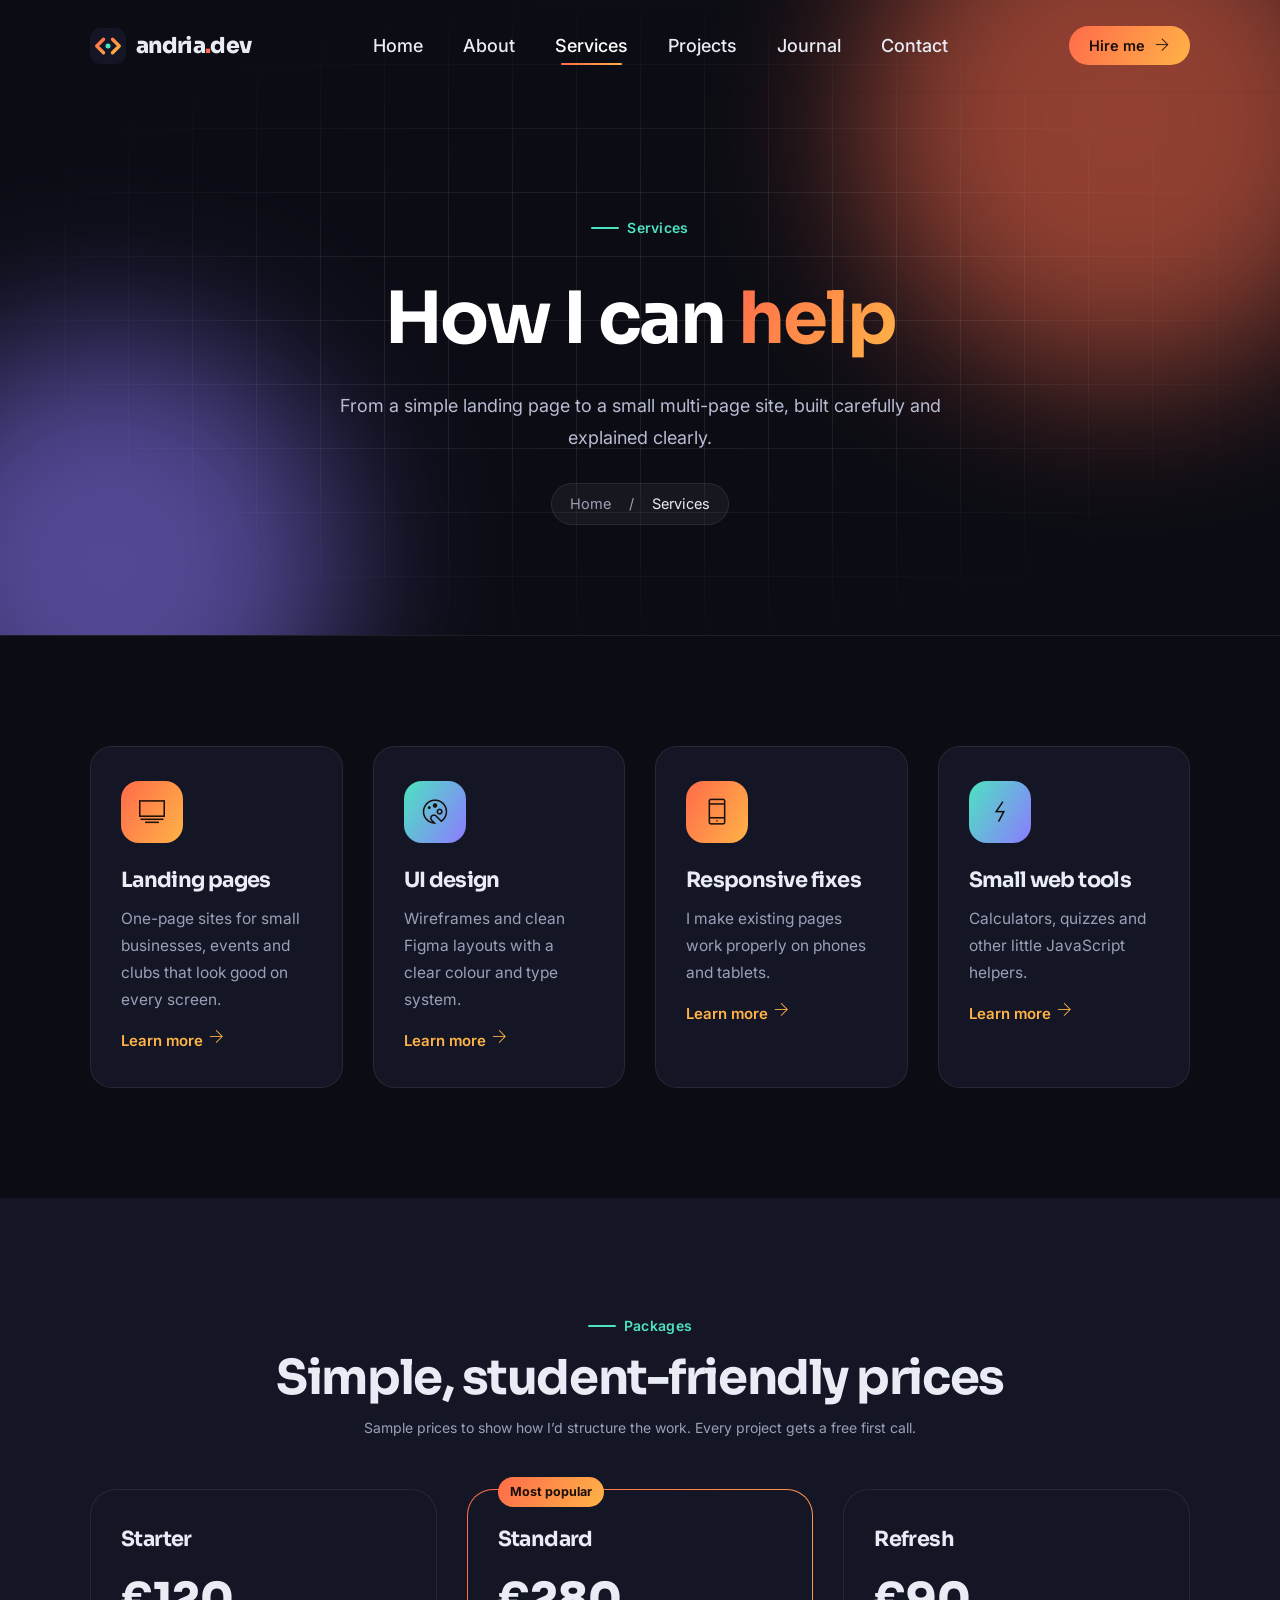
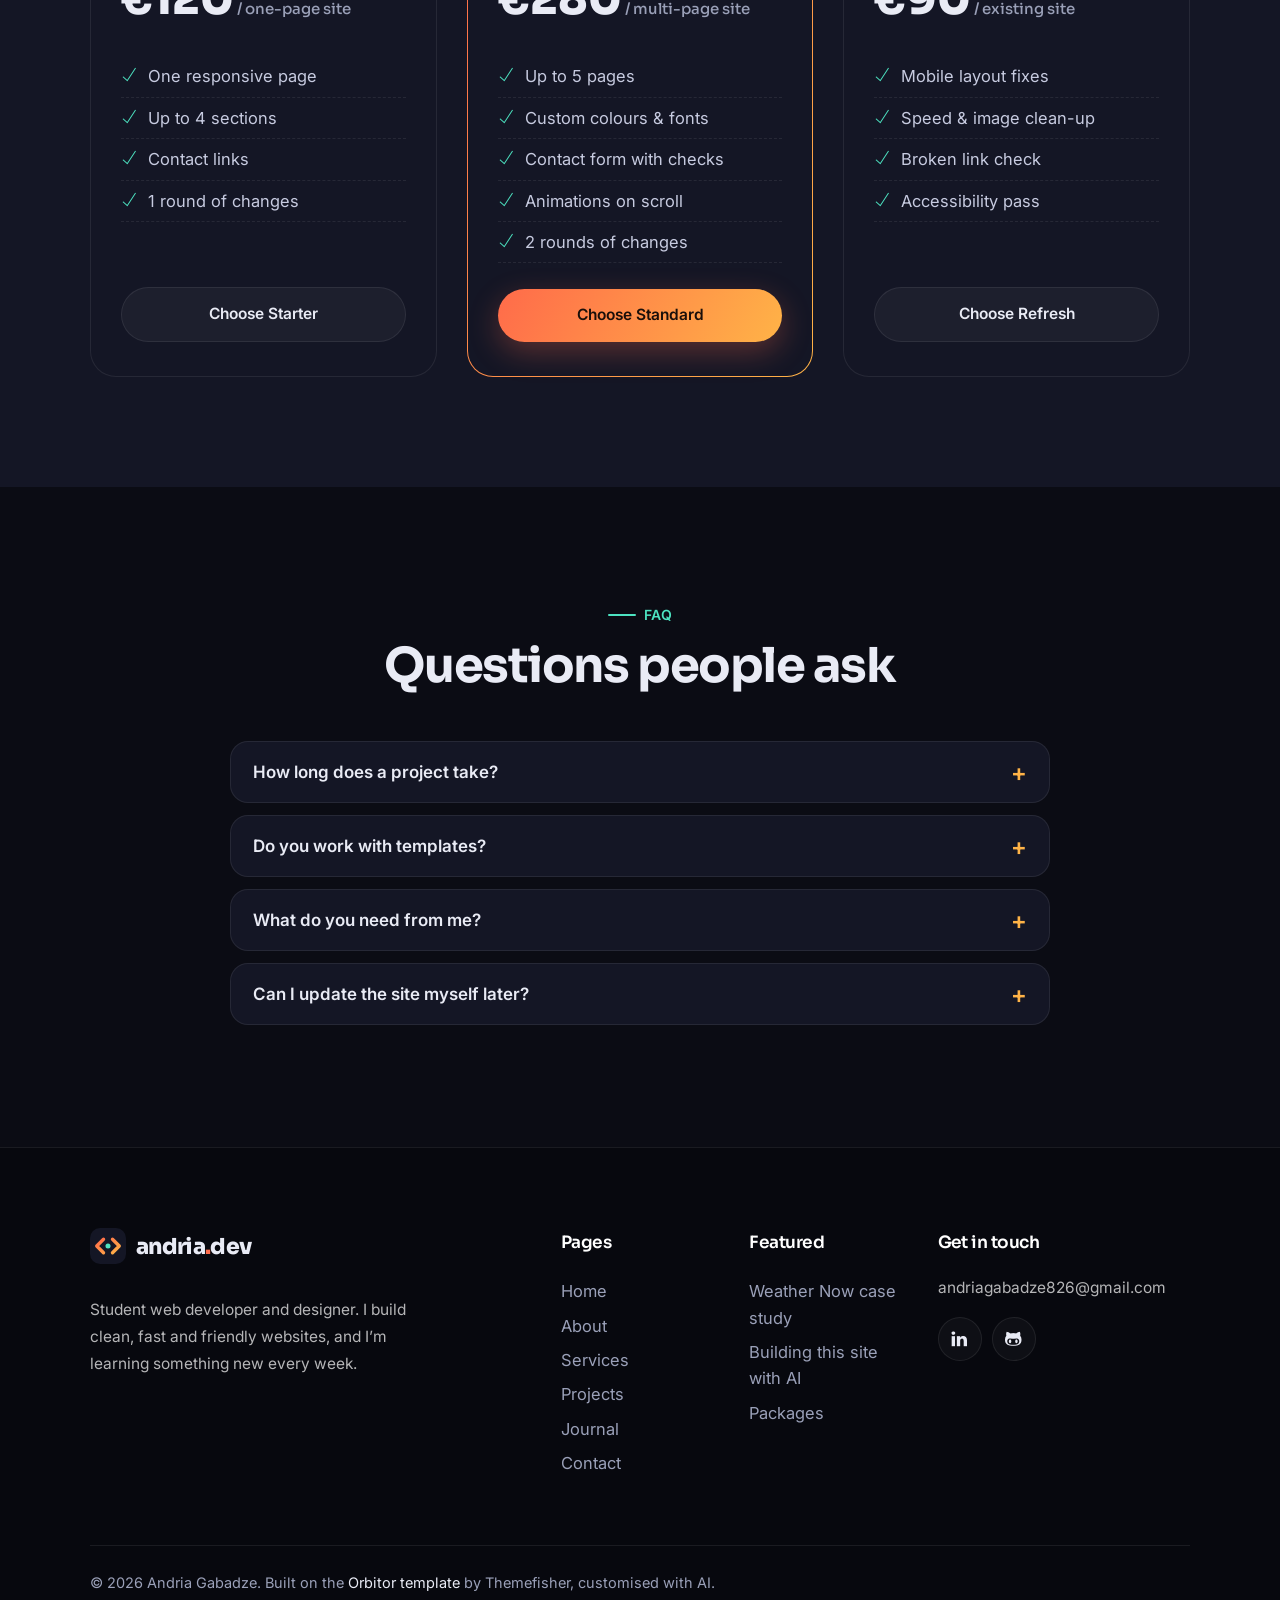
<file: services.html>
<!DOCTYPE html>
<html lang="en">
<head>
  <meta charset="utf-8">
  <meta name="viewport" content="width=device-width, initial-scale=1">
  <title>Services | Andria Gabadze</title>
  <meta name="description" content="Web design and development services by Andria Gabadze.">
  <meta name="author" content="Andria Gabadze">
  <meta name="theme-color" content="#0b0c14">
  <link rel="icon" type="image/svg+xml" href="images/brand/favicon.svg">
  <!-- Plugins from the Orbitor template -->
  <link rel="stylesheet" href="plugins/bulma/bulma.min.css">
  <link rel="stylesheet" href="plugins/themify/css/themify-icons.css">
  <!-- Base template styles (re-fonted) + custom dark theme -->
  <link rel="stylesheet" href="css/style.css">
  <link rel="stylesheet" href="css/custom.css">
</head>
<body>

<!-- navigation -->
<div id="navbar" class="navigation py-4">
  <div class="container">
    <nav class="navbar" aria-label="Main navigation">
      <div class="navbar-brand">
        <a class="navbar-item logo-text" href="index.html"><img src="images/brand/favicon.svg" alt=""><span class="wm">andria<b>.</b>dev</span></a>
        <button type="button" class="navbar-burger burger" aria-label="Open menu" aria-expanded="false" data-target="navigation">
          <span aria-hidden="true"></span><span aria-hidden="true"></span><span aria-hidden="true"></span>
        </button>
      </div>
      <div class="navbar-menu" id="navigation">
        <ul class="navbar-start ml-auto">
          <li class="navbar-item"><a class="navbar-link is-arrowless" href="index.html">Home</a></li>
          <li class="navbar-item"><a class="navbar-link is-arrowless" href="about.html">About</a></li>
          <li class="navbar-item"><a class="navbar-link is-arrowless" href="services.html">Services</a></li>
          <li class="navbar-item"><a class="navbar-link is-arrowless" href="projects.html">Projects</a></li>
          <li class="navbar-item"><a class="navbar-link is-arrowless" href="journal.html">Journal</a></li>
          <li class="navbar-item"><a class="navbar-link is-arrowless" href="contact.html">Contact</a></li>
        </ul>
        <ul class="navbar-end ml-0">
          <li class="navbar-item"><a href="contact.html" class="btn btn-main btn-small">Hire me <i class="ti-arrow-right"></i></a></li>
        </ul>
      </div>
    </nav>
  </div>
</div>

<!-- page title -->
<section class="page-title">
  <div class="aurora" aria-hidden="true"><span class="a1"></span><span class="a2"></span></div>
  <div class="grid-overlay" aria-hidden="true"></div>
  <div class="container">
    <div class="block has-text-centered">
      <span class="eyebrow">Services</span>
      <h1>How I can <span class="grad-text">help</span></h1>
      <p>From a simple landing page to a small multi-page site, built carefully and explained clearly.</p>
      <ul class="list-inline breadcumb-nav">
        <li class="list-inline-item"><a href="index.html">Home</a></li>
        <li class="list-inline-item"><span>/</span></li>
        <li class="list-inline-item"><span class="current">Services</span></li>
      </ul>
    </div>
  </div>
</section>

<section class="section">
  <div class="container">
    <div class="columns is-multiline equal">
      <div class="column is-6-tablet is-3-widescreen reveal d0">
        <div class="glow-card">
          <div class="icon "><i class="ti-layout-media-center-alt"></i></div>
          <h4>Landing pages</h4>
          <p>One-page sites for small businesses, events and clubs that look good on every screen.</p>
          <a class="more" href="services.html">Learn more <i class="ti-arrow-right"></i></a>
        </div>
      </div>
      <div class="column is-6-tablet is-3-widescreen reveal d1">
        <div class="glow-card">
          <div class="icon alt"><i class="ti-palette"></i></div>
          <h4>UI design</h4>
          <p>Wireframes and clean Figma layouts with a clear colour and type system.</p>
          <a class="more" href="services.html">Learn more <i class="ti-arrow-right"></i></a>
        </div>
      </div>
      <div class="column is-6-tablet is-3-widescreen reveal d2">
        <div class="glow-card">
          <div class="icon "><i class="ti-mobile"></i></div>
          <h4>Responsive fixes</h4>
          <p>I make existing pages work properly on phones and tablets.</p>
          <a class="more" href="services.html">Learn more <i class="ti-arrow-right"></i></a>
        </div>
      </div>
      <div class="column is-6-tablet is-3-widescreen reveal d3">
        <div class="glow-card">
          <div class="icon alt"><i class="ti-bolt-alt"></i></div>
          <h4>Small web tools</h4>
          <p>Calculators, quizzes and other little JavaScript helpers.</p>
          <a class="more" href="services.html">Learn more <i class="ti-arrow-right"></i></a>
        </div>
      </div>
    </div>
  </div>
</section>

<section class="section bg-alt" id="packages">
  <div class="container">
    <div class="has-text-centered mb-6 reveal"><span class="eyebrow">Packages</span><h2 class="mb-3">Simple, student-friendly prices</h2><p class="note">Sample prices to show how I&rsquo;d structure the work. Every project gets a free first call.</p></div>
    <div class="columns is-multiline is-centered equal">
      <div class="column is-4-desktop is-6-tablet reveal d0">
        <div class="price-card">
          
          <h4>Starter</h4>
          <div class="price">&euro;120<small> / one-page site</small></div>
          <ul class="list-unstyled"><li><i class="ti-check"></i>One responsive page</li><li><i class="ti-check"></i>Up to 4 sections</li><li><i class="ti-check"></i>Contact links</li><li><i class="ti-check"></i>1 round of changes</li></ul>
          <a href="contact.html" class="btn btn-ghost">Choose Starter</a>
        </div>
      </div>
      <div class="column is-4-desktop is-6-tablet reveal d1">
        <div class="price-card featured">
          <span class="badge">Most popular</span>
          <h4>Standard</h4>
          <div class="price">&euro;280<small> / multi-page site</small></div>
          <ul class="list-unstyled"><li><i class="ti-check"></i>Up to 5 pages</li><li><i class="ti-check"></i>Custom colours &amp; fonts</li><li><i class="ti-check"></i>Contact form with checks</li><li><i class="ti-check"></i>Animations on scroll</li><li><i class="ti-check"></i>2 rounds of changes</li></ul>
          <a href="contact.html" class="btn btn-main">Choose Standard</a>
        </div>
      </div>
      <div class="column is-4-desktop is-6-tablet reveal d2">
        <div class="price-card">
          
          <h4>Refresh</h4>
          <div class="price">&euro;90<small> / existing site</small></div>
          <ul class="list-unstyled"><li><i class="ti-check"></i>Mobile layout fixes</li><li><i class="ti-check"></i>Speed &amp; image clean-up</li><li><i class="ti-check"></i>Broken link check</li><li><i class="ti-check"></i>Accessibility pass</li></ul>
          <a href="contact.html" class="btn btn-ghost">Choose Refresh</a>
        </div>
      </div>
    </div>
  </div>
</section>

<section class="section">
  <div class="container">
    <div class="has-text-centered mb-6 reveal"><span class="eyebrow">FAQ</span><h2>Questions people ask</h2></div>
    <div class="faq"><div class="faq-item reveal"><button class="faq-q" type="button" aria-expanded="false">How long does a project take?</button><div class="faq-a"><p>A one-page site usually takes about a week. A multi-page site takes two to three weeks, depending on how quickly content arrives.</p></div></div><div class="faq-item reveal"><button class="faq-q" type="button" aria-expanded="false">Do you work with templates?</button><div class="faq-a"><p>Yes. Starting from a good open-source template saves time and money, and I customise it until it feels like your own.</p></div></div><div class="faq-item reveal"><button class="faq-q" type="button" aria-expanded="false">What do you need from me?</button><div class="faq-a"><p>Your texts, logo and photos if you have them, plus two or three websites you like. I can help with the rest.</p></div></div><div class="faq-item reveal"><button class="faq-q" type="button" aria-expanded="false">Can I update the site myself later?</button><div class="faq-a"><p>Yes. Everything is plain HTML and CSS, and I include short notes explaining where to change texts and images.</p></div></div></div>
  </div>
</section>

<!-- footer -->
<footer class="footer">
  <div class="container">
    <div class="columns is-multiline">
      <div class="column is-4-widescreen is-6-tablet">
        <div class="widget">
          <a class="logo-text mb-4" href="index.html"><img src="images/brand/favicon.svg" alt=""><span class="wm">andria<b>.</b>dev</span></a>
          <p class="mt-4">Student web developer and designer. I build clean, fast and friendly websites, and I&rsquo;m learning something new every week.</p>
        </div>
      </div>
      <div class="column is-2-widescreen is-6-tablet ml-auto">
        <div class="widget">
          <h4 class="mb-4">Pages</h4>
          <ul class="list-unstyled footer-menu"><li><a href="index.html">Home</a></li><li><a href="about.html">About</a></li><li><a href="services.html">Services</a></li><li><a href="projects.html">Projects</a></li><li><a href="journal.html">Journal</a></li><li><a href="contact.html">Contact</a></li></ul>
        </div>
      </div>
      <div class="column is-2-widescreen is-6-tablet">
        <div class="widget">
          <h4 class="mb-4">Featured</h4>
          <ul class="list-unstyled footer-menu">
            <li><a href="project-weather-now.html">Weather Now case study</a></li>
            <li><a href="journal-ai-editor.html">Building this site with AI</a></li>
            <li><a href="services.html#packages">Packages</a></li>
          </ul>
        </div>
      </div>
      <div class="column is-3-widescreen is-6-tablet">
        <div class="widget">
          <h4 class="mb-4">Get in touch</h4>
          <p class="mb-4"><a href="mailto:andriagabadze826@gmail.com">andriagabadze826@gmail.com</a></p>
          <div class="footer-socials"><a href="https://www.linkedin.com/in/andria-gabadze-677568338/" target="_blank" rel="noopener" aria-label="LinkedIn"><i class="ti-linkedin"></i></a><a href="https://github.com/andria1-source" target="_blank" rel="noopener" aria-label="GitHub"><i class="ti-github"></i></a></div>
        </div>
      </div>
    </div>
    <div class="footer-btm py-5">
      <p class="mb-0">&copy; <span class="year"></span> Andria Gabadze. Built on the <a href="https://themefisher.com/products/orbitor-bulma" target="_blank" rel="noopener">Orbitor template</a> by Themefisher, customised with AI.</p>
    </div>
  </div>
</footer>

<!-- Scripts -->
<script src="plugins/jquery/jquery.js"></script>
<script src="scripts/main.js"></script>
</body>
</html>
</file>
<file: plugins/themify/css/themify-icons.css>
@font-face {
	font-family: 'themify';
	src:url('../fonts/themify.eot');
	src:url('../fonts/themify.eot?#iefix') format('embedded-opentype'),
		url('../fonts/themify.woff') format('woff'),
		url('../fonts/themify.ttf') format('truetype'),
		url('../fonts/themify.svg') format('svg');
	font-weight: normal;
	font-style: normal;
}

[class^="ti-"], [class*=" ti-"] {
	font-family: 'themify';
	speak: none;
	font-style: normal;
	font-weight: normal;
	font-variant: normal;
	text-transform: none;
	line-height: 1;

	/* Better Font Rendering =========== */
	-webkit-font-smoothing: antialiased;
	-moz-osx-font-smoothing: grayscale;
}

.ti-wand:before {
	content: "\e600";
}
.ti-volume:before {
	content: "\e601";
}
.ti-user:before {
	content: "\e602";
}
.ti-unlock:before {
	content: "\e603";
}
.ti-unlink:before {
	content: "\e604";
}
.ti-trash:before {
	content: "\e605";
}
.ti-thought:before {
	content: "\e606";
}
.ti-target:before {
	content: "\e607";
}
.ti-tag:before {
	content: "\e608";
}
.ti-tablet:before {
	content: "\e609";
}
.ti-star:before {
	content: "\e60a";
}
.ti-spray:before {
	content: "\e60b";
}
.ti-signal:before {
	content: "\e60c";
}
.ti-shopping-cart:before {
	content: "\e60d";
}
.ti-shopping-cart-full:before {
	content: "\e60e";
}
.ti-settings:before {
	content: "\e60f";
}
.ti-search:before {
	content: "\e610";
}
.ti-zoom-in:before {
	content: "\e611";
}
.ti-zoom-out:before {
	content: "\e612";
}
.ti-cut:before {
	content: "\e613";
}
.ti-ruler:before {
	content: "\e614";
}
.ti-ruler-pencil:before {
	content: "\e615";
}
.ti-ruler-alt:before {
	content: "\e616";
}
.ti-bookmark:before {
	content: "\e617";
}
.ti-bookmark-alt:before {
	content: "\e618";
}
.ti-reload:before {
	content: "\e619";
}
.ti-plus:before {
	content: "\e61a";
}
.ti-pin:before {
	content: "\e61b";
}
.ti-pencil:before {
	content: "\e61c";
}
.ti-pencil-alt:before {
	content: "\e61d";
}
.ti-paint-roller:before {
	content: "\e61e";
}
.ti-paint-bucket:before {
	content: "\e61f";
}
.ti-na:before {
	content: "\e620";
}
.ti-mobile:before {
	content: "\e621";
}
.ti-minus:before {
	content: "\e622";
}
.ti-medall:before {
	content: "\e623";
}
.ti-medall-alt:before {
	content: "\e624";
}
.ti-marker:before {
	content: "\e625";
}
.ti-marker-alt:before {
	content: "\e626";
}
.ti-arrow-up:before {
	content: "\e627";
}
.ti-arrow-right:before {
	content: "\e628";
}
.ti-arrow-left:before {
	content: "\e629";
}
.ti-arrow-down:before {
	content: "\e62a";
}
.ti-lock:before {
	content: "\e62b";
}
.ti-location-arrow:before {
	content: "\e62c";
}
.ti-link:before {
	content: "\e62d";
}
.ti-layout:before {
	content: "\e62e";
}
.ti-layers:before {
	content: "\e62f";
}
.ti-layers-alt:before {
	content: "\e630";
}
.ti-key:before {
	content: "\e631";
}
.ti-import:before {
	content: "\e632";
}
.ti-image:before {
	content: "\e633";
}
.ti-heart:before {
	content: "\e634";
}
.ti-heart-broken:before {
	content: "\e635";
}
.ti-hand-stop:before {
	content: "\e636";
}
.ti-hand-open:before {
	content: "\e637";
}
.ti-hand-drag:before {
	content: "\e638";
}
.ti-folder:before {
	content: "\e639";
}
.ti-flag:before {
	content: "\e63a";
}
.ti-flag-alt:before {
	content: "\e63b";
}
.ti-flag-alt-2:before {
	content: "\e63c";
}
.ti-eye:before {
	content: "\e63d";
}
.ti-export:before {
	content: "\e63e";
}
.ti-exchange-vertical:before {
	content: "\e63f";
}
.ti-desktop:before {
	content: "\e640";
}
.ti-cup:before {
	content: "\e641";
}
.ti-crown:before {
	content: "\e642";
}
.ti-comments:before {
	content: "\e643";
}
.ti-comment:before {
	content: "\e644";
}
.ti-comment-alt:before {
	content: "\e645";
}
.ti-close:before {
	content: "\e646";
}
.ti-clip:before {
	content: "\e647";
}
.ti-angle-up:before {
	content: "\e648";
}
.ti-angle-right:before {
	content: "\e649";
}
.ti-angle-left:before {
	content: "\e64a";
}
.ti-angle-down:before {
	content: "\e64b";
}
.ti-check:before {
	content: "\e64c";
}
.ti-check-box:before {
	content: "\e64d";
}
.ti-camera:before {
	content: "\e64e";
}
.ti-announcement:before {
	content: "\e64f";
}
.ti-brush:before {
	content: "\e650";
}
.ti-briefcase:before {
	content: "\e651";
}
.ti-bolt:before {
	content: "\e652";
}
.ti-bolt-alt:before {
	content: "\e653";
}
.ti-blackboard:before {
	content: "\e654";
}
.ti-bag:before {
	content: "\e655";
}
.ti-move:before {
	content: "\e656";
}
.ti-arrows-vertical:before {
	content: "\e657";
}
.ti-arrows-horizontal:before {
	content: "\e658";
}
.ti-fullscreen:before {
	content: "\e659";
}
.ti-arrow-top-right:before {
	content: "\e65a";
}
.ti-arrow-top-left:before {
	content: "\e65b";
}
.ti-arrow-circle-up:before {
	content: "\e65c";
}
.ti-arrow-circle-right:before {
	content: "\e65d";
}
.ti-arrow-circle-left:before {
	content: "\e65e";
}
.ti-arrow-circle-down:before {
	content: "\e65f";
}
.ti-angle-double-up:before {
	content: "\e660";
}
.ti-angle-double-right:before {
	content: "\e661";
}
.ti-angle-double-left:before {
	content: "\e662";
}
.ti-angle-double-down:before {
	content: "\e663";
}
.ti-zip:before {
	content: "\e664";
}
.ti-world:before {
	content: "\e665";
}
.ti-wheelchair:before {
	content: "\e666";
}
.ti-view-list:before {
	content: "\e667";
}
.ti-view-list-alt:before {
	content: "\e668";
}
.ti-view-grid:before {
	content: "\e669";
}
.ti-uppercase:before {
	content: "\e66a";
}
.ti-upload:before {
	content: "\e66b";
}
.ti-underline:before {
	content: "\e66c";
}
.ti-truck:before {
	content: "\e66d";
}
.ti-timer:before {
	content: "\e66e";
}
.ti-ticket:before {
	content: "\e66f";
}
.ti-thumb-up:before {
	content: "\e670";
}
.ti-thumb-down:before {
	content: "\e671";
}
.ti-text:before {
	content: "\e672";
}
.ti-stats-up:before {
	content: "\e673";
}
.ti-stats-down:before {
	content: "\e674";
}
.ti-split-v:before {
	content: "\e675";
}
.ti-split-h:before {
	content: "\e676";
}
.ti-smallcap:before {
	content: "\e677";
}
.ti-shine:before {
	content: "\e678";
}
.ti-shift-right:before {
	content: "\e679";
}
.ti-shift-left:before {
	content: "\e67a";
}
.ti-shield:before {
	content: "\e67b";
}
.ti-notepad:before {
	content: "\e67c";
}
.ti-server:before {
	content: "\e67d";
}
.ti-quote-right:before {
	content: "\e67e";
}
.ti-quote-left:before {
	content: "\e67f";
}
.ti-pulse:before {
	content: "\e680";
}
.ti-printer:before {
	content: "\e681";
}
.ti-power-off:before {
	content: "\e682";
}
.ti-plug:before {
	content: "\e683";
}
.ti-pie-chart:before {
	content: "\e684";
}
.ti-paragraph:before {
	content: "\e685";
}
.ti-panel:before {
	content: "\e686";
}
.ti-package:before {
	content: "\e687";
}
.ti-music:before {
	content: "\e688";
}
.ti-music-alt:before {
	content: "\e689";
}
.ti-mouse:before {
	content: "\e68a";
}
.ti-mouse-alt:before {
	content: "\e68b";
}
.ti-money:before {
	content: "\e68c";
}
.ti-microphone:before {
	content: "\e68d";
}
.ti-menu:before {
	content: "\e68e";
}
.ti-menu-alt:before {
	content: "\e68f";
}
.ti-map:before {
	content: "\e690";
}
.ti-map-alt:before {
	content: "\e691";
}
.ti-loop:before {
	content: "\e692";
}
.ti-location-pin:before {
	content: "\e693";
}
.ti-list:before {
	content: "\e694";
}
.ti-light-bulb:before {
	content: "\e695";
}
.ti-Italic:before {
	content: "\e696";
}
.ti-info:before {
	content: "\e697";
}
.ti-infinite:before {
	content: "\e698";
}
.ti-id-badge:before {
	content: "\e699";
}
.ti-hummer:before {
	content: "\e69a";
}
.ti-home:before {
	content: "\e69b";
}
.ti-help:before {
	content: "\e69c";
}
.ti-headphone:before {
	content: "\e69d";
}
.ti-harddrives:before {
	content: "\e69e";
}
.ti-harddrive:before {
	content: "\e69f";
}
.ti-gift:before {
	content: "\e6a0";
}
.ti-game:before {
	content: "\e6a1";
}
.ti-filter:before {
	content: "\e6a2";
}
.ti-files:before {
	content: "\e6a3";
}
.ti-file:before {
	content: "\e6a4";
}
.ti-eraser:before {
	content: "\e6a5";
}
.ti-envelope:before {
	content: "\e6a6";
}
.ti-download:before {
	content: "\e6a7";
}
.ti-direction:before {
	content: "\e6a8";
}
.ti-direction-alt:before {
	content: "\e6a9";
}
.ti-dashboard:before {
	content: "\e6aa";
}
.ti-control-stop:before {
	content: "\e6ab";
}
.ti-control-shuffle:before {
	content: "\e6ac";
}
.ti-control-play:before {
	content: "\e6ad";
}
.ti-control-pause:before {
	content: "\e6ae";
}
.ti-control-forward:before {
	content: "\e6af";
}
.ti-control-backward:before {
	content: "\e6b0";
}
.ti-cloud:before {
	content: "\e6b1";
}
.ti-cloud-up:before {
	content: "\e6b2";
}
.ti-cloud-down:before {
	content: "\e6b3";
}
.ti-clipboard:before {
	content: "\e6b4";
}
.ti-car:before {
	content: "\e6b5";
}
.ti-calendar:before {
	content: "\e6b6";
}
.ti-book:before {
	content: "\e6b7";
}
.ti-bell:before {
	content: "\e6b8";
}
.ti-basketball:before {
	content: "\e6b9";
}
.ti-bar-chart:before {
	content: "\e6ba";
}
.ti-bar-chart-alt:before {
	content: "\e6bb";
}
.ti-back-right:before {
	content: "\e6bc";
}
.ti-back-left:before {
	content: "\e6bd";
}
.ti-arrows-corner:before {
	content: "\e6be";
}
.ti-archive:before {
	content: "\e6bf";
}
.ti-anchor:before {
	content: "\e6c0";
}
.ti-align-right:before {
	content: "\e6c1";
}
.ti-align-left:before {
	content: "\e6c2";
}
.ti-align-justify:before {
	content: "\e6c3";
}
.ti-align-center:before {
	content: "\e6c4";
}
.ti-alert:before {
	content: "\e6c5";
}
.ti-alarm-clock:before {
	content: "\e6c6";
}
.ti-agenda:before {
	content: "\e6c7";
}
.ti-write:before {
	content: "\e6c8";
}
.ti-window:before {
	content: "\e6c9";
}
.ti-widgetized:before {
	content: "\e6ca";
}
.ti-widget:before {
	content: "\e6cb";
}
.ti-widget-alt:before {
	content: "\e6cc";
}
.ti-wallet:before {
	content: "\e6cd";
}
.ti-video-clapper:before {
	content: "\e6ce";
}
.ti-video-camera:before {
	content: "\e6cf";
}
.ti-vector:before {
	content: "\e6d0";
}
.ti-themify-logo:before {
	content: "\e6d1";
}
.ti-themify-favicon:before {
	content: "\e6d2";
}
.ti-themify-favicon-alt:before {
	content: "\e6d3";
}
.ti-support:before {
	content: "\e6d4";
}
.ti-stamp:before {
	content: "\e6d5";
}
.ti-split-v-alt:before {
	content: "\e6d6";
}
.ti-slice:before {
	content: "\e6d7";
}
.ti-shortcode:before {
	content: "\e6d8";
}
.ti-shift-right-alt:before {
	content: "\e6d9";
}
.ti-shift-left-alt:before {
	content: "\e6da";
}
.ti-ruler-alt-2:before {
	content: "\e6db";
}
.ti-receipt:before {
	content: "\e6dc";
}
.ti-pin2:before {
	content: "\e6dd";
}
.ti-pin-alt:before {
	content: "\e6de";
}
.ti-pencil-alt2:before {
	content: "\e6df";
}
.ti-palette:before {
	content: "\e6e0";
}
.ti-more:before {
	content: "\e6e1";
}
.ti-more-alt:before {
	content: "\e6e2";
}
.ti-microphone-alt:before {
	content: "\e6e3";
}
.ti-magnet:before {
	content: "\e6e4";
}
.ti-line-double:before {
	content: "\e6e5";
}
.ti-line-dotted:before {
	content: "\e6e6";
}
.ti-line-dashed:before {
	content: "\e6e7";
}
.ti-layout-width-full:before {
	content: "\e6e8";
}
.ti-layout-width-default:before {
	content: "\e6e9";
}
.ti-layout-width-default-alt:before {
	content: "\e6ea";
}
.ti-layout-tab:before {
	content: "\e6eb";
}
.ti-layout-tab-window:before {
	content: "\e6ec";
}
.ti-layout-tab-v:before {
	content: "\e6ed";
}
.ti-layout-tab-min:before {
	content: "\e6ee";
}
.ti-layout-slider:before {
	content: "\e6ef";
}
.ti-layout-slider-alt:before {
	content: "\e6f0";
}
.ti-layout-sidebar-right:before {
	content: "\e6f1";
}
.ti-layout-sidebar-none:before {
	content: "\e6f2";
}
.ti-layout-sidebar-left:before {
	content: "\e6f3";
}
.ti-layout-placeholder:before {
	content: "\e6f4";
}
.ti-layout-menu:before {
	content: "\e6f5";
}
.ti-layout-menu-v:before {
	content: "\e6f6";
}
.ti-layout-menu-separated:before {
	content: "\e6f7";
}
.ti-layout-menu-full:before {
	content: "\e6f8";
}
.ti-layout-media-right-alt:before {
	content: "\e6f9";
}
.ti-layout-media-right:before {
	content: "\e6fa";
}
.ti-layout-media-overlay:before {
	content: "\e6fb";
}
.ti-layout-media-overlay-alt:before {
	content: "\e6fc";
}
.ti-layout-media-overlay-alt-2:before {
	content: "\e6fd";
}
.ti-layout-media-left-alt:before {
	content: "\e6fe";
}
.ti-layout-media-left:before {
	content: "\e6ff";
}
.ti-layout-media-center-alt:before {
	content: "\e700";
}
.ti-layout-media-center:before {
	content: "\e701";
}
.ti-layout-list-thumb:before {
	content: "\e702";
}
.ti-layout-list-thumb-alt:before {
	content: "\e703";
}
.ti-layout-list-post:before {
	content: "\e704";
}
.ti-layout-list-large-image:before {
	content: "\e705";
}
.ti-layout-line-solid:before {
	content: "\e706";
}
.ti-layout-grid4:before {
	content: "\e707";
}
.ti-layout-grid3:before {
	content: "\e708";
}
.ti-layout-grid2:before {
	content: "\e709";
}
.ti-layout-grid2-thumb:before {
	content: "\e70a";
}
.ti-layout-cta-right:before {
	content: "\e70b";
}
.ti-layout-cta-left:before {
	content: "\e70c";
}
.ti-layout-cta-center:before {
	content: "\e70d";
}
.ti-layout-cta-btn-right:before {
	content: "\e70e";
}
.ti-layout-cta-btn-left:before {
	content: "\e70f";
}
.ti-layout-column4:before {
	content: "\e710";
}
.ti-layout-column3:before {
	content: "\e711";
}
.ti-layout-column2:before {
	content: "\e712";
}
.ti-layout-accordion-separated:before {
	content: "\e713";
}
.ti-layout-accordion-merged:before {
	content: "\e714";
}
.ti-layout-accordion-list:before {
	content: "\e715";
}
.ti-ink-pen:before {
	content: "\e716";
}
.ti-info-alt:before {
	content: "\e717";
}
.ti-help-alt:before {
	content: "\e718";
}
.ti-headphone-alt:before {
	content: "\e719";
}
.ti-hand-point-up:before {
	content: "\e71a";
}
.ti-hand-point-right:before {
	content: "\e71b";
}
.ti-hand-point-left:before {
	content: "\e71c";
}
.ti-hand-point-down:before {
	content: "\e71d";
}
.ti-gallery:before {
	content: "\e71e";
}
.ti-face-smile:before {
	content: "\e71f";
}
.ti-face-sad:before {
	content: "\e720";
}
.ti-credit-card:before {
	content: "\e721";
}
.ti-control-skip-forward:before {
	content: "\e722";
}
.ti-control-skip-backward:before {
	content: "\e723";
}
.ti-control-record:before {
	content: "\e724";
}
.ti-control-eject:before {
	content: "\e725";
}
.ti-comments-smiley:before {
	content: "\e726";
}
.ti-brush-alt:before {
	content: "\e727";
}
.ti-youtube:before {
	content: "\e728";
}
.ti-vimeo:before {
	content: "\e729";
}
.ti-twitter:before {
	content: "\e72a";
}
.ti-time:before {
	content: "\e72b";
}
.ti-tumblr:before {
	content: "\e72c";
}
.ti-skype:before {
	content: "\e72d";
}
.ti-share:before {
	content: "\e72e";
}
.ti-share-alt:before {
	content: "\e72f";
}
.ti-rocket:before {
	content: "\e730";
}
.ti-pinterest:before {
	content: "\e731";
}
.ti-new-window:before {
	content: "\e732";
}
.ti-microsoft:before {
	content: "\e733";
}
.ti-list-ol:before {
	content: "\e734";
}
.ti-linkedin:before {
	content: "\e735";
}
.ti-layout-sidebar-2:before {
	content: "\e736";
}
.ti-layout-grid4-alt:before {
	content: "\e737";
}
.ti-layout-grid3-alt:before {
	content: "\e738";
}
.ti-layout-grid2-alt:before {
	content: "\e739";
}
.ti-layout-column4-alt:before {
	content: "\e73a";
}
.ti-layout-column3-alt:before {
	content: "\e73b";
}
.ti-layout-column2-alt:before {
	content: "\e73c";
}
.ti-instagram:before {
	content: "\e73d";
}
.ti-google:before {
	content: "\e73e";
}
.ti-github:before {
	content: "\e73f";
}
.ti-flickr:before {
	content: "\e740";
}
.ti-facebook:before {
	content: "\e741";
}
.ti-dropbox:before {
	content: "\e742";
}
.ti-dribbble:before {
	content: "\e743";
}
.ti-apple:before {
	content: "\e744";
}
.ti-android:before {
	content: "\e745";
}
.ti-save:before {
	content: "\e746";
}
.ti-save-alt:before {
	content: "\e747";
}
.ti-yahoo:before {
	content: "\e748";
}
.ti-wordpress:before {
	content: "\e749";
}
.ti-vimeo-alt:before {
	content: "\e74a";
}
.ti-twitter-alt:before {
	content: "\e74b";
}
.ti-tumblr-alt:before {
	content: "\e74c";
}
.ti-trello:before {
	content: "\e74d";
}
.ti-stack-overflow:before {
	content: "\e74e";
}
.ti-soundcloud:before {
	content: "\e74f";
}
.ti-sharethis:before {
	content: "\e750";
}
.ti-sharethis-alt:before {
	content: "\e751";
}
.ti-reddit:before {
	content: "\e752";
}
.ti-pinterest-alt:before {
	content: "\e753";
}
.ti-microsoft-alt:before {
	content: "\e754";
}
.ti-linux:before {
	content: "\e755";
}
.ti-jsfiddle:before {
	content: "\e756";
}
.ti-joomla:before {
	content: "\e757";
}
.ti-html5:before {
	content: "\e758";
}
.ti-flickr-alt:before {
	content: "\e759";
}
.ti-email:before {
	content: "\e75a";
}
.ti-drupal:before {
	content: "\e75b";
}
.ti-dropbox-alt:before {
	content: "\e75c";
}
.ti-css3:before {
	content: "\e75d";
}
.ti-rss:before {
	content: "\e75e";
}
.ti-rss-alt:before {
	content: "\e75f";
}
</file>
<file: css/style.css>
/**
 * Base styles from the Orbitor template by Themefisher (MIT), re-fonted and recoloured.
 * WEBSITE: https://themefisher.com
 * TWITTER: https://twitter.com/themefisher
 * FACEBOOK: https://www.facebook.com/themefisher
 * GITHUB: https://github.com/themefisher/
 */

@import url("https://fonts.googleapis.com/css2?family=Sora:wght@600;700;800&family=Inter:wght@400;500;600&display=swap");
html {
  overflow-x: hidden;
}

body {
  line-height: 1.6;
  font-family: "Inter", "Segoe UI", sans-serif;
  -webkit-font-smoothing: antialiased;
  font-size: 16px;
  color: #9aa0b8;
  font-weight: 400;
}

h1, .h1, h2, .h2, h3, .h3, h4, .h4, h5, .h5, h6, .h6 {
  font-family: "Sora", "Segoe UI", sans-serif;
  font-weight: 900;
  color: #111;
}

h1, .h1 {
  font-size: 2.5rem;
}

h2, .h2 {
  font-size: 44px;
  line-height: 1.3;
}

h3, .h3 {
  font-size: 1.5rem;
}

h4, .h4 {
  font-size: 1.3rem;
  line-height: 30px;
}

h5, .h5 {
  font-size: 1.25rem;
}

h6, .h6 {
  font-size: 1rem;
}

p {
  line-height: 30px;
}

.navbar-toggle .icon-bar {
  background: #ff6b4a;
}

input[type=email],
input[type=password],
input[type=text],
input[type=tel] {
  box-shadow: none;
  height: 45px;
  outline: none;
  font-size: 14px;
}

.form-control {
  box-shadow: none;
  border-radius: 0;
}
.form-control:focus {
  box-shadow: none;
  border: 1px solid #ff6b4a;
}

.py-7 {
  padding: 7rem 0px;
}

.btn {
  display: inline-block;
  font-size: 14px;
  font-size: 0.8125rem;
  font-weight: 500;
  letter-spacing: 0.5px;
  padding: 0.7rem 2rem;
  text-transform: uppercase;
  border-radius: 5px;
  border: 2px solid transparent;
  transition: all 0.35s ease;
  cursor: pointer;
}
.btn.btn-icon i {
  font-size: 16px;
  vertical-align: middle;
  margin-right: 5px;
}
.btn:focus {
  outline: 0px;
  box-shadow: none;
}

.btn-main {
  background: #ff6b4a;
  color: #fff;
  border-color: #ff6b4a;
}
.btn-main:hover {
  color: #ff6b4a;
  background: transparent;
}

.btn-main-2 {
  background: #ff6b4a;
  color: #fff;
  border-color: #ff6b4a;
}
.btn-main-2:hover {
  color: #ff6b4a;
  background: transparent;
  border-color: #ff6b4a;
}

.btn-solid-border {
  border: 2px solid #ff6b4a;
  background: transparent;
  color: #111;
}
.btn-solid-border:hover {
  border: 2px solid #ff6b4a;
  color: #fff;
  background: #ff6b4a;
}

.btn-transparent {
  background: transparent;
  color: #111;
  border-color: #9aa0b8;
}
.btn-transparent:hover {
  background: #9aa0b8;
  color: #fff;
}

.btn-white {
  background: #fff;
  border-color: #fff;
  color: #111;
}
.btn-white:hover {
  background: #ff6b4a;
  color: #fff;
  border-color: #ff6b4a;
}

.btn-solid-white {
  border-color: #fff;
  color: #fff;
}
.btn-solid-white:hover {
  background: #fff;
  color: #111;
}

.btn-round {
  border-radius: 4px;
}

.btn-round-full {
  border-radius: 50px;
}

.btn.active:focus,
.btn:active:focus,
.btn:focus {
  outline: 0;
}

.bg-gray {
  background: #eff0f3;
}

.bg-primary {
  background: #ff6b4a;
}

.bg-primary-dark {
  background: #ff8a5c;
}

.bg-primary-darker {
  background: #f42100;
}

.bg-dark {
  background: #111;
}

.bg-gradient {
  background-image: linear-gradient(145deg, rgba(19, 177, 205, 0.95) 0%, rgba(152, 119, 234, 0.95) 100%);
  background-repeat: repeat-x;
}

.section {
  padding: 100px 0;
}

.section-sm {
  padding: 70px 0;
}

.section-title {
  margin-bottom: 70px;
}
.section-title .title {
  font-size: 50px;
  line-height: 50px;
}
.section-title p {
  color: #666;
  font-family: "Sora", "Segoe UI", sans-serif;
}

.subtitle {
  color: #ff6b4a;
  font-size: 14px;
  letter-spacing: 1px;
}

.overly {
  position: relative;
}
.overly:before {
  content: "";
  position: absolute;
  left: 0;
  top: 0;
  bottom: 0;
  right: 0;
  width: 100%;
  height: 100%;
  opacity: 0.5;
  background: #000;
}

.overly-2 {
  position: relative;
}
.overly-2:before {
  content: "";
  position: absolute;
  left: 0;
  top: 0;
  bottom: 0;
  right: 0;
  width: 100%;
  height: 100%;
  background: rgba(0, 0, 0, 0.8);
}

.text-sm {
  font-size: 14px;
}

.text-md {
  font-size: 2.25rem;
}

.text-lg {
  font-size: 3.75rem;
}

.no-spacing {
  letter-spacing: 0px;
}

/* Links */
a {
  color: #111;
  text-decoration: none;
  display: inline-block;
  transition: 0.3s;
}

a:focus,
a:hover {
  color: #ff6b4a;
  text-decoration: none;
}

a:focus {
  outline: none;
}

.content-title {
  font-size: 40px;
  line-height: 50px;
}

.page-title {
  padding: 170px 0px 20px 0px;
  position: relative;
}
.page-title .block h1 {
  color: #fff;
}
.page-title .block p {
  color: #fff;
}
.page-title .breadcumb-nav {
  margin-top: 80px;
  padding-top: 30px;
  border-top: 1px solid rgba(255, 255, 255, 0.06);
}

.slick-slide:focus,
.slick-slide a {
  outline: none;
}

@media (max-width: 575px) {
  h2,
.h2 {
    font-size: 1.8rem;
    line-height: 42px;
  }
}
@media screen and (min-width: 1216px) {
  .container:not(.is-max-desktop) {
    max-width: 1140px;
  }
}
@media (max-width: 1023px) {
  .container {
    max-width: 765px;
  }
}
@media (max-width: 768px) {
  .container {
    max-width: 540px;
  }
}

.container,
.container-fluid {
  padding-left: 15px;
  padding-right: 15px;
}

.container-fluid {
  width: 100%;
  margin-right: auto;
  margin-left: auto;
}

.heading {
  display: block;
  font-size: unset;
  letter-spacing: unset;
  margin-bottom: 5px;
  text-transform: unset;
}

.column {
  padding: 15px;
}

.columns {
  margin-left: -15px;
  margin-right: -15px;
  margin-top: -15px;
}

.columns:last-child {
  margin-bottom: -15px;
}

.list-inline {
  padding-left: 0;
  list-style: none;
}
.list-inline .list-inline-item {
  display: inline-block;
}
.list-inline .list-inline-item:not(:last-child) {
  margin-right: 0.5rem;
}

.w-100 {
  width: 100%;
}

.ml-auto {
  margin-left: auto !important;
}

.text-white {
  color: #fff;
}

.text-white-50 {
  color: rgba(255, 255, 255, 0.5);
}

.bg-white {
  background-color: #fff;
}

.rounded {
  border-radius: 4px;
}

.bg-light {
  background-color: #F8F9FA;
}

.input {
  border-radius: 0;
  box-shadow: unset;
  padding-left: 15px;
  padding-right: 15px;
}
.input:focus {
  box-shadow: none;
  border: 1px solid #ff6b4a !important;
}

textarea.input {
  padding-top: 15px;
  min-height: 150px;
}

.media img {
  max-width: initial;
}

.lead {
  font-size: 1.25rem;
}

#wrapper-work {
  overflow: hidden;
  padding-top: 100px;
}
#wrapper-work ul li {
  width: 50%;
  float: left;
  position: relative;
}
#wrapper-work ul li img {
  width: 100%;
  height: 100%;
}
#wrapper-work ul li .items-text {
  position: absolute;
  top: 0;
  bottom: 0;
  left: 0;
  right: 0;
  width: 100%;
  height: 100%;
  color: #fff;
  background: rgba(0, 0, 0, 0.6);
  padding-left: 44px;
  padding-top: 140px;
}
#wrapper-work ul li .items-text h2 {
  padding-bottom: 28px;
  padding-top: 75px;
  position: relative;
}
#wrapper-work ul li .items-text h2:before {
  content: "";
  position: absolute;
  left: 0;
  bottom: 0;
  width: 75px;
  height: 3px;
  background: #fff;
}
#wrapper-work ul li .items-text p {
  padding-top: 30px;
  font-size: 16px;
  line-height: 27px;
  font-weight: 300;
  padding-right: 80px;
}

/*--
	features-work Start 
--*/
#features-work {
  padding-top: 50px;
  padding-bottom: 75px;
}
#features-work .block ul li {
  width: 19%;
  text-align: center;
  display: inline-block;
  padding: 40px 0px;
}

.navigation .btn {
  box-shadow: none;
}

@media (max-width: 1023px) {
  .navbar-brand .navbar-item {
    padding-left: 0;
  }
}
.navbar-brand .navbar-item img {
  max-height: unset;
}

.navbar-burger {
  height: 3rem;
  width: 3rem;
  border: 0;
  margin-top: 5px;
  outline: 0 !important;
}
.navbar-burger:hover {
  background-color: #fff !important;
}

.navbar {
  background-color: transparent;
}

@media (max-width: 1023px) {
  .navbar-menu {
    text-align: center;
    padding-top: 1rem;
    padding-bottom: 1.3rem;
  }
  .navbar-menu .navbar-start > .navbar-item {
    padding: 0 !important;
  }
}

#navbar {
  position: absolute;
  top: 0;
  left: 0;
  width: 100%;
  z-index: 5658;
  box-shadow: 0 1px 2px rgba(0, 0, 0, 0.05);
}
#navbar .navbar-link {
  padding-left: 26px;
  font-weight: 500;
  color: #111;
  font-family: "Inter", "Segoe UI", sans-serif;
  text-transform: capitalize;
  font-size: 18px;
  padding: 8px !important;
  transition: all 0.25s ease;
}
#navbar .navbar-link:hover {
  color: #ff6b4a !important;
  background-color: transparent !important;
}

.navbar-item.has-dropdown:hover .navbar-link {
  background-color: transparent !important;
  color: #ff6b4a !important;
}

.navbar-brand {
  font-weight: 600;
}

.navbar-dropdown {
  visibility: hidden;
  filter: alpha(opacity=0);
  opacity: 0;
  transition: all 0.2s ease-in, visibility 0s linear 0.2s, transform 0.2s linear;
  -webkit-transition: all 0.2s ease-in, visibility 0s linear 0.2s, -webkit-transform 0.2s linear;
  -o-transition: all 0.2s ease-in, visibility 0s linear 0.2s, -o-transform 0.2s linear;
  -ms-transition: all 0.2s ease-in, visibility 0s linear 0.2s, -ms-transform 0.2s linear;
  width: 250px;
  padding: 8px 0;
  border-radius: 0px;
  display: block;
  border: 1px solid rgba(0, 0, 0, 0.05);
}
@media (max-width: 1023px) {
  .navbar-dropdown {
    visibility: visible;
    filter: alpha(opacity=1);
    opacity: 1;
    display: none;
    margin-left: auto;
    margin-right: auto;
  }
}

.navbar-link::after {
  display: none !important;
}

.has-dropdown:hover .navbar-dropdown {
  visibility: visible;
  transition: all 0.45s ease 0s;
  opacity: 1;
}

.navbar-dropdown .navbar-item {
  padding: 0.7rem 1.5rem;
  text-transform: uppercase;
  font-size: 14px;
}
.navbar-dropdown .navbar-item:hover {
  background: #ff6b4a !important;
  color: #fff !important;
}

ul.dropdown-menu li {
  padding-left: 0px !important;
}

#navbar.nav-text-white .navbar-link,
#navbar.nav-text-white .navbar-brand {
  color: #fff;
}
@media (max-width: 1023px) {
  #navbar.nav-text-white .navbar-link,
#navbar.nav-text-white .navbar-brand {
    color: black;
  }
}

.navbar-item.has-dropdown {
  padding: 0.5rem 0.75rem;
}

.bg-1 {
  background: none; /* template photo removed */
  background-size: cover;
}

.bg-2 {
  background: none; /* template photo removed */
  background-size: cover;
}

.banner {
  position: relative;
  overflow: hidden;
  background: #fff;
  background: none; /* template photo removed */
  background-size: cover;
  padding: 120px 0px;
}
@media (max-width: 575px) {
  .banner {
    padding: 80px 0px;
  }
}
.banner .block {
  padding-top: 120px;
}
@media (max-width: 575px) {
  .banner .block {
    padding-top: 100px;
  }
}
.banner .block h1 {
  font-size: 75px;
  line-height: 1.2;
  font-weight: 400;
  letter-spacing: -1.2px;
  text-transform: capitalize;
}

.letter-spacing {
  letter-spacing: 2px;
}

.text-color {
  color: #ff6b4a;
}

@media (max-width: 1215px) {
  .banner {
    background: #fff !important;
  }
}
@media (max-width: 1023px) {
  .banner {
    background: #fff !important;
  }
}
@media (max-width: 768px) {
  .banner .block h1 {
    font-size: 56px;
    line-height: 70px;
  }
  .banner {
    background: #fff !important;
  }
}
@media (max-width: 575px) {
  .banner .block h1 {
    font-size: 38px;
    line-height: 50px;
  }
  .banner {
    background: #fff !important;
  }
}
@media (max-width: 400px) {
  .banner .block h1 {
    font-size: 28px;
    line-height: 40px;
  }
  .banner {
    background: #fff !important;
  }
}
.about-item i {
  font-size: 50px;
}
.about-item a {
  color: #ff6b4a;
  font-weight: 500;
}
.about-item .icon {
  float: left;
  height: unset;
  width: unset;
}
.about-item .content {
  padding-left: 80px;
}

.process {
  position: relative;
}
.process:before {
  position: absolute;
  content: "";
  right: 0px;
  top: 0px;
  width: 100%;
  height: 100%;
  background: none; /* template photo removed */
  background-position: top right;
}

.icon-block {
  padding: 50px 40px;
  background: #fff;
  border-radius: 10px;
  box-shadow: 0px 0px 40px 0px rgba(85, 128, 255, 0.2);
}
.icon-block i {
  font-size: 35px;
  background: rgba(239, 50, 58, 0.08);
  width: 70px;
  height: 70px;
  text-align: center;
  padding-top: 16px;
  border-radius: 10px;
  display: inline-block;
  color: #ff6b4a;
}
.icon-block h5 {
  margin-top: 25px;
  margin-bottom: 15px;
}
.icon-block p {
  margin-bottom: 0px;
}

.feature-list ul li {
  margin-bottom: 15px;
  color: #111;
}
.feature-list ul li i {
  color: #ff6b4a;
}

.video-img {
  position: relative;
}
.video-img .video-play {
  position: absolute;
  content: "";
  left: 0px;
  right: 0px;
  top: 50%;
  width: 100%;
  height: 100%;
  margin: 0 auto;
  margin-top: -50px;
  text-align: center;
}
.video-img .video-play i {
  font-size: 30px;
  width: 100px;
  height: 100px;
  background: #fff;
  color: #ff6b4a;
  border-radius: 100%;
  text-align: center;
  display: inline-block;
  line-height: 100px;
  box-shadow: 0px 0px 25px rgba(0, 0, 0, 0.04);
}

.award-img-block {
  height: 160px;
  border: 1px solid #eee;
  align-items: center;
  display: flex;
  justify-content: center;
  background: #fff;
}

.video-play:hover {
  cursor: pointer;
}

.mt-30 {
  margin-top: 30px;
}

@media (max-width: 768px) {
  .custom-grid .mt-30 {
    margin-top: 0 !important;
  }
  .custom-grid .pb-0 {
    padding-bottom: 15px !important;
  }
  .custom-grid .pt-0 {
    padding-top: 15px !important;
  }
}
.feature {
  background: linear-gradient(to bottom, #05a5f9, #10dab7);
}

.feature-block {
  background: #fff;
  padding: 30px;
  text-align: center;
}
.feature-block i {
  font-size: 40px;
}
.feature-block h5 {
  margin-top: 20px;
}

.text-lg {
  font-size: 50px;
}

.counter {
  background: #ff6b4a;
}
.counter .counter-item h2 {
  color: #fff;
}
.counter .counter-item p {
  color: rgba(255, 255, 255, 0.7);
  text-transform: uppercase;
  letter-spacing: 1px;
  margin-bottom: 0px;
}

.counter--style i {
  font-size: 40px;
  width: 100px;
  height: 100px;
  border-radius: 100%;
  color: #fafafa;
  background: #ff6b4a;
  display: inline-block;
  padding-top: 28px;
}

.team-block img {
  border-radius: 5px;
}

.service-item-list {
  padding: 15px 30px;
  background: #fff;
  box-shadow: 0 0 15px rgba(0, 0, 0, 0.1);
  border-radius: 5px;
  margin: 0 0 20px;
}
.service-item-list i {
  font-size: 30px;
  line-height: 1.1;
  margin-right: 20px;
  float: left;
  color: #ff6b4a;
}
.service-item-list p {
  padding-left: 50px;
  line-height: 1.6;
  margin-bottom: 0px;
  color: #111;
}

.mb-50 {
  margin-bottom: 50px;
}

.content-padding {
  padding: 100px 0px;
}

.service-img {
  padding-right: 20px;
}
.service-img img {
  border-radius: 5px;
  box-shadow: 0px 0px 40px 0px rgba(85, 128, 255, 0.2);
}

.heading {
  margin-bottom: 90px;
}

.case-img,
.case-content {
  padding: 30px;
}
@media (max-width: 768px) {
  .case-img,
.case-content {
    padding: 0;
  }
}

.case-timeline {
  position: relative;
}
@media (max-width: 768px) {
  .case-timeline {
    margin-bottom: 60px;
  }
}

.case-timeline-divider {
  display: block;
  position: absolute;
  content: "";
  top: 0;
  bottom: 0;
  left: 50%;
  z-index: 0;
  width: 2px;
  height: auto;
  margin-left: -1px;
  background-color: #eee;
}

.case-timeline-dot {
  display: block;
  position: absolute;
  top: calc(50% - 10px);
  left: 50%;
  z-index: 1;
  content: " ";
  width: 20px;
  height: 20px;
  margin-left: -10px;
  background-color: #fff;
  border-width: 5px;
  border-style: solid;
  border-radius: 50%;
}

@media (max-width: 575px) {
  .case-timeline-dot {
    display: none;
  }
  .case-timeline-divider {
    display: none;
  }
}
@media (max-width: 400px) {
  .case-timeline-dot {
    display: none;
  }
  .case-timeline-divider {
    display: none;
  }
}
@media (max-width: 768px) {
  .case-timeline-dot {
    display: none;
  }
  .case-timeline-divider {
    display: none;
  }
}
@media (max-width: 1023px) {
  .case-timeline-dot {
    display: none;
  }
  .case-timeline-divider {
    display: none;
  }
}
.cta {
  background: none; /* template photo removed */
  background-size: cover;
  position: relative;
}

.cta-content {
  padding: 40px;
}
@media (max-width: 575px) {
  .cta-content {
    padding: 40px 25px;
  }
}

.mb-30 {
  margin-bottom: 30px;
}

.text-color-primary {
  color: #ff6b4a;
}

.testimonial-wrap {
  margin-left: calc((100% - 1140px) / 2);
  margin-right: -10%;
  margin-top: -30px;
}

.testimonial-block {
  margin: 0px 10px;
  padding: 30px 0px;
  margin-left: 12px;
  padding-left: 15px;
  padding-right: 0px;
}
.testimonial-block p {
  background: #fff;
  box-shadow: 0px 0px 25px 0px rgba(85, 128, 255, 0.2);
  padding: 60px 40px;
  position: relative;
  margin-bottom: 30px;
  font-size: 18px;
}
.testimonial-block p:after {
  position: absolute;
  content: "";
  left: 20px;
  bottom: -20px;
  width: 0;
  height: 0;
  border-style: solid;
  border-width: 25px 30px 0 0;
  border-color: #fff transparent transparent;
}
.testimonial-block .client-info .client-img {
  float: left;
  margin-right: 30px;
  margin-bottom: 20px;
}
.testimonial-block .client-info .client-img img {
  border-radius: 100%;
}
.testimonial-block .client-info .info h6 {
  margin-bottom: 0px;
}

@media (max-width: 575px) {
  .testimonial-wrap {
    margin-left: 0px;
  }
}
@media (max-width: 400px) {
  .testimonial-wrap {
    margin-left: 0px;
  }
}
@media (max-width: 768px) {
  .testimonial-wrap {
    margin-left: 0px;
  }
}
@media (max-width: 1023px) {
  .testimonial-wrap {
    margin-left: 0px;
  }
}
.pricing-block {
  padding: 20px 0px 50px 0px;
  border-top: 7px solid #ff6b4a;
  border-radius: 10px;
  box-shadow: 0 0 15px rgba(0, 0, 0, 0.1);
  border: 0px;
}
.pricing-block .price-header {
  padding: 30px 0px;
}
.pricing-block .price-header h2 {
  font-weight: 700;
  margin: 15px 0px;
}
.pricing-block .price-body {
  padding: 30px 0px;
  border-top: 2px solid rgba(0, 0, 0, 0.06);
  border-bottom: 2px solid rgba(0, 0, 0, 0.06);
  margin-bottom: 30px;
}
.pricing-block .price-body ul li {
  padding: 10px 0px;
}
.pricing-block .price-footer {
  margin-bottom: 30px;
}

.text-underline {
  text-decoration: underline;
}

.portfolio {
  position: relative;
}
.portfolio:before {
  position: absolute;
  content: "";
  left: 0px;
  top: 0px;
  width: 100%;
  height: 500px;
  background-color: #f7f7f7;
}

.portflio-item:before {
  content: " ";
  display: block;
  left: 0;
  height: 100%;
  width: 0%;
  position: absolute;
  transition: all 0.25s cubic-bezier(0.86, 0, 0.07, 1);
  background: rgba(255, 113, 91, 0.98);
  opacity: 0;
  overflow: hidden;
}
.portflio-item .portfolio-item-content {
  position: absolute;
  content: "";
  left: 30px;
  bottom: 0px;
  opacity: 0;
  transition: all 0.35s ease;
}
.portflio-item:hover:before {
  opacity: 1;
  width: 100%;
}
.portflio-item:hover .portfolio-item-content {
  opacity: 1;
  bottom: 20px;
}
.portflio-item .overlay-item {
  position: absolute;
  content: "";
  left: 0px;
  top: 0px;
  bottom: 0px;
  right: 0px;
  display: flex;
  align-items: center;
  justify-content: center;
  font-size: 40px;
  color: #fff;
  opacity: 0;
  transition: all 0.35s ease;
}
.portflio-item .overlay-item i {
  width: 80px;
  height: 80px;
  text-align: center;
  border-radius: 100%;
  display: inline-block;
  background: rgba(255, 255, 255, 0.06);
  line-height: 80px;
}
.portflio-item:hover .overlay-item {
  opacity: 1;
}

.portfolio-gallery {
  padding: 0px 30px;
}

.project-info-list {
  margin-top: 25px;
}
.project-info-list li {
  margin-bottom: 13px;
}
.project-info-list li strong {
  font-weight: 500;
  color: #111;
}

.contact-form-wrap .form-group {
  padding-bottom: 15px;
  margin: 0px;
}
.contact-form-wrap .form-group .form-control {
  height: 48px;
  border: 1px solid #EEF2F6;
  box-shadow: none;
  width: 100%;
}
.contact-form-wrap .form-group-2 {
  margin-bottom: 13px;
}
.contact-form-wrap .form-group-2 textarea {
  height: 135px;
  border: 1px solid #EEF2F6;
  box-shadow: none;
  width: 100%;
}

.address-block li {
  margin-bottom: 15px;
}
.address-block li i {
  font-size: 20px;
  width: 20px;
}

.short-info li {
  margin-bottom: 25px;
}

.social-icons li {
  margin: 0 6px;
}
.social-icons a {
  margin-right: 10px;
  font-size: 18px;
}

.google-map {
  position: relative;
}

.google-map #map {
  width: 100%;
  height: 450px;
}

.short-info {
  padding: 40px;
  border: 1px solid #eee;
}

.mt-90 {
  margin-top: 90px;
}

.blog-item {
  display: flex;
  margin-bottom: 30px;
}
@media (max-width: 768px) {
  .blog-item {
    display: block;
  }
}

.blog-thumb {
  width: 70%;
  margin-right: 40px;
}

.blog-item-content h3 {
  font-weight: 500;
}

.nav-links .page-numbers {
  display: inline-block;
  width: 50px;
  height: 50px;
  border-radius: 100%;
  background: #eee;
  text-align: center;
  padding-top: 13px;
  font-weight: 600;
  margin-right: 10px;
}
.nav-links .page-numbers:hover {
  background: #ff6b4a;
  color: #fff;
}

.comment-area .comment-thumb {
  margin-right: 20px;
  margin-bottom: 10px;
}
.comment-area .comment-thumb img {
  width: 70px;
  border-radius: 5px;
  max-width: unset;
}
.comment-area h5 {
  font-size: 18px;
  font-weight: 500;
}
.comment-area span {
  font-size: 14px;
}

.posts-nav h6 {
  font-weight: 500;
}

.quote {
  font-size: 22px;
  color: #111;
  padding: 40px;
  font-style: italic;
  background: #f5f6ff;
  border-left: 5px solid #ff6b4a;
  margin: 25px 0px;
}

.comment-form .input {
  background: #f7f8fb;
  border-radius: 5px;
  border-color: #f7f8fb;
  height: 50px;
}
.comment-form textarea.input {
  height: auto;
}

@media (max-width: 575px) {
  .blog-thumb {
    width: 100%;
    float: none;
    margin-right: 0px;
    margin-bottom: 15px;
  }
  .blog-thumb img {
    width: 100%;
  }
}
@media (max-width: 400px) {
  .blog-thumb {
    width: 100%;
    float: none;
    margin-right: 0px;
    margin-bottom: 15px;
  }
  .blog-thumb img {
    width: 100%;
  }
}
@media (max-width: 768px) {
  .blog-thumb {
    width: 100%;
    float: none;
    margin-right: 0px;
    margin-bottom: 15px;
  }
  .blog-thumb img {
    width: 100%;
  }
}
@media (max-width: 768px) {
  .tag-option {
    display: block;
  }
}

.posts-nav .border {
  border: 1px solid #DEE2E6;
  height: 80px;
}
@media (max-width: 768px) {
  .posts-nav .border {
    height: 2px;
    width: 100%;
    margin: 30px 0;
  }
}
@media (max-width: 768px) {
  .posts-nav {
    display: block !important;
  }
}

@media (max-width: 768px) {
  .tag-option {
    display: block !important;
  }
  .tag-option .list-inline:first-child {
    margin-bottom: 20px;
  }
}

@media (max-width: 575px) {
  .comment-content,
.comment-area-box {
    display: block !important;
  }
}

/*=================================================================
  Single Blog Page
==================================================================*/
.post.post-single {
  border: none;
}
.post.post-single .post-thumb {
  margin-top: 30px;
}

.post-sub-heading {
  border-bottom: 1px solid #dedede;
  padding-bottom: 20px;
  letter-spacing: 2px;
  text-transform: uppercase;
  font-size: 16px;
  margin-bottom: 20px;
}

.post-social-share {
  margin-bottom: 50px;
}

.post-comments {
  margin: 30px 0;
}
.post-comments .media {
  margin-top: 20px;
}
.post-comments .media > .pull-left {
  padding-right: 20px;
}
.post-comments .comment-author {
  margin-top: 0;
  margin-bottom: 0px;
  font-weight: 500;
}
.post-comments .comment-author a {
  color: #ff6b4a;
  font-size: 14px;
  text-transform: uppercase;
}
.post-comments time {
  margin: 0 0 5px;
  display: inline-block;
  color: #808080;
  font-size: 12px;
}
.post-comments .comment-button {
  color: #ff6b4a;
  display: inline-block;
  margin-left: 5px;
  font-size: 12px;
}
.post-comments .comment-button i {
  margin-right: 5px;
  display: inline-block;
}
.post-comments .comment-button:hover {
  color: #ff6b4a;
}

.post-excerpt {
  margin-bottom: 60px;
}
.post-excerpt h3 a {
  color: #000;
}
.post-excerpt p {
  margin: 0 0 30px;
}
.post-excerpt blockquote.quote-post {
  margin: 20px 0;
}
.post-excerpt blockquote.quote-post p {
  line-height: 30px;
  font-size: 20px;
  color: #ff6b4a;
}

.single-blog {
  background-color: #fff;
  margin-bottom: 50px;
  padding: 20px;
}

.blog-subtitle {
  font-size: 15px;
  padding-bottom: 10px;
  border-bottom: 1px solid #dedede;
  margin-bottom: 25px;
  text-transform: uppercase;
}

.next-prev {
  border-bottom: 1px solid #dedede;
  border-top: 1px solid #dedede;
  margin: 20px 0;
  padding: 25px 0;
}
.next-prev a {
  color: #000;
}
.next-prev a:hover {
  color: #ff6b4a;
}
.next-prev .prev-post i {
  margin-right: 10px;
}
.next-prev .next-post i {
  margin-left: 10px;
}

.social-profile ul li {
  margin: 0 10px 0 0;
  display: inline-block;
}
.social-profile ul li a {
  color: #4e595f;
  display: block;
  font-size: 16px;
}
.social-profile ul li a i:hover {
  color: #ff6b4a;
}

.comments-section {
  margin-top: 35px;
}

.author-about {
  margin-top: 40px;
}

.post-author {
  margin-right: 20px;
}

.post-author > img {
  border: 1px solid #dedede;
  max-width: 120px;
  padding: 5px;
  width: 100%;
}

.comment-list ul {
  margin-top: 20px;
}
.comment-list ul li {
  margin-bottom: 20px;
}

.comment-wrap {
  border: 1px solid #dedede;
  border-radius: 1px;
  margin-left: 20px;
  padding: 10px;
  position: relative;
}
.comment-wrap .author-avatar {
  margin-right: 10px;
}
.comment-wrap .media .media-heading {
  font-size: 14px;
  margin-bottom: 8px;
}
.comment-wrap .media .media-heading a {
  color: #ff6b4a;
  font-size: 13px;
}
.comment-wrap .media .comment-meta {
  font-size: 12px;
  color: #888;
}
.comment-wrap .media p {
  margin-top: 15px;
}

.comment-reply-form {
  margin-top: 80px;
}
.comment-reply-form input, .comment-reply-form textarea {
  height: 35px;
  border-radius: 0;
  box-shadow: none;
}
.comment-reply-form input:focus, .comment-reply-form textarea:focus {
  box-shadow: none;
  border: 1px solid #ff6b4a;
}
.comment-reply-form textarea, .comment-reply-form .btn-main {
  height: auto;
}

.sidebar-wrap {
  padding-left: 40px;
}
@media (max-width: 1023px) {
  .sidebar-wrap {
    padding-left: 0;
  }
}

.sidebar-widget {
  margin-bottom: 30px;
  padding-bottom: 35px;
}
.sidebar-widget h5 {
  margin-bottom: 25px;
}
.sidebar-widget.latest-post .media img {
  border-radius: 7px;
}
.sidebar-widget.latest-post .media h6 {
  font-weight: 500;
  line-height: 1.4;
}
.sidebar-widget.latest-post .media p {
  font-size: 12px;
}
.sidebar-widget.category ul li {
  margin-bottom: 10px;
}
.sidebar-widget.category ul li a {
  color: #111;
  transition: all 0.3s ease;
}
.sidebar-widget.category ul li a:hover {
  color: #ff6b4a;
  padding-left: 5px;
}
.sidebar-widget.category ul li span {
  margin-left: 10px;
}
.sidebar-widget.tags a {
  font-size: 12px;
  text-transform: uppercase;
  letter-spacing: 0.075em;
  line-height: 41px;
  height: 41px;
  font-weight: 500;
  border-radius: 20px;
  color: #666;
  display: inline-block;
  background-color: #eff0f3;
  margin: 0 7px 10px 0;
  padding: 0 25px;
  transition: all 0.2s ease;
}
.sidebar-widget.tags a:hover {
  color: #fff;
  background: #ff6b4a;
}

.search-form {
  position: relative;
}
.search-form i {
  position: absolute;
  right: 15px;
  top: 35%;
}

.footer {
  padding-bottom: 10px;
  background: #000;
}
.footer .copyright a {
  font-weight: 600;
}

.lh-35 {
  line-height: 35px;
}

.logo {
  font-weight: 600;
  letter-spacing: 1px;
}
.logo h3 {
  color: #fff;
}
.logo span {
  color: #ff6b4a;
}

.widget h4 {
  color: #fff;
  font-weight: 600;
}
.widget a {
  color: rgba(255, 255, 255, 0.7);
}
.widget a:hover {
  color: #ff6b4a;
}
.widget p {
  color: rgba(255, 255, 255, 0.7);
}

.footer-btm {
  border-top: 1px solid rgba(255, 255, 255, 0.06);
}

.footer-socials li a {
  margin-right: 7px;
}

.copyright {
  color: rgba(255, 255, 255, 0.7);
}
.copyright a {
  color: rgba(255, 255, 255, 0.8);
}
.copyright a:hover {
  color: #ff6b4a;
}

.widget-contact h6 {
  font-weight: 500;
  margin-bottom: 18px;
}
.widget-contact h6 i {
  color: #ff6b4a;
}
/*# sourceMappingURL=style.css.map */
</file>
<file: css/custom.css>
/* ==========================================================
   custom.css — dark "aurora" portfolio layer on top of Orbitor
   Palette: night #0b0c14 · surfaces #141625/#1d2036 · coral #ff6b4a → peach #ffb347
            mint #4de3c1 · violet #8c7bff · text #e9ebf5
   Type: Sora (headings) + Inter (body)
   ========================================================== */
:root {
  --bg: #0b0c14; --s1: #141625; --s2: #1d2036; --s3: #272b46;
  --line: rgba(255,255,255,.08);
  --text: #e9ebf5; --muted: #9aa0b8;
  --coral: #ff6b4a; --peach: #ffb347; --mint: #4de3c1; --violet: #8c7bff; --pink: #ff5fa2;
  --grad: linear-gradient(120deg, #ff6b4a, #ffb347);
  --grad-2: linear-gradient(120deg, #4de3c1, #8c7bff);
  --r: 22px;
}
html { background: var(--bg); scroll-behavior: smooth; scroll-padding-top: 90px; }
body { background: var(--bg); color: var(--muted); font-size: 16.5px; overflow-x: hidden; }
h1, h2, h3, h4, h5, h6, .h1, .h2, .h3, .h4, .h5, .h6 { color: var(--text); font-weight: 700; letter-spacing: -0.03em; }
h2, .h2 { font-size: clamp(30px, 4.2vw, 48px); line-height: 1.1; text-wrap: balance; }
p { line-height: 1.75; }
a { color: var(--peach); transition: color .2s ease; }
a:hover { color: var(--mint); }
::selection { background: var(--coral); color: #fff; }
:focus-visible { outline: 3px solid var(--mint) !important; outline-offset: 3px; }
.text-white-50 { color: rgba(255,255,255,.6) !important; }
.grad-text { background: var(--grad); -webkit-background-clip: text; background-clip: text; color: transparent; }
.grad-text-2 { background: var(--grad-2); -webkit-background-clip: text; background-clip: text; color: transparent; }
.section { padding: clamp(64px, 9vw, 110px) 0; }
.bg-alt { background: var(--s1); }
.eyebrow { display: inline-flex; align-items: center; gap: 8px; color: var(--mint); font-weight: 600; font-size: 14px; letter-spacing: .02em; margin-bottom: 14px; }
.eyebrow::before { content: ""; width: 28px; height: 2px; background: var(--mint); border-radius: 2px; }
.heading p { max-width: 640px; }
.container { padding: 0 20px; }

/* ---------- buttons ---------- */
.btn { border-radius: 999px; font-weight: 600; font-size: 15.5px; text-transform: none; letter-spacing: 0; padding: 14px 30px; transition: transform .2s ease, box-shadow .2s ease, background .2s ease, color .2s ease; display: inline-flex; align-items: center; gap: 10px; }
.btn-main, .btn-main:focus { background: var(--grad); color: #1a0f0a; border: 0; box-shadow: 0 10px 30px rgba(255,107,74,.3); }
.btn-main:hover { color: #1a0f0a; transform: translateY(-3px); box-shadow: 0 16px 40px rgba(255,107,74,.45); background: var(--grad); }
.btn-ghost { background: rgba(255,255,255,.04); color: var(--text); border: 1px solid var(--line); }
.btn-ghost:hover { background: rgba(255,255,255,.1); color: var(--text); transform: translateY(-3px); }
.btn-small { padding: 9px 20px; font-size: 14.5px; }
.btn i { transition: transform .2s ease; }
.btn:hover i { transform: translateX(4px); }

/* ---------- navigation ---------- */
.navigation { position: fixed; top: 0; left: 0; right: 0; z-index: 999; transition: background .3s ease, padding .3s ease, box-shadow .3s ease; background: transparent; }
.navigation.scrolled { background: rgba(11,12,20,.78); backdrop-filter: blur(14px); -webkit-backdrop-filter: blur(14px); box-shadow: 0 1px 0 var(--line); padding-top: .6rem !important; padding-bottom: .6rem !important; }
.navigation .navbar { background: transparent; min-height: auto; }
.logo-text { font-family: "Sora", sans-serif; font-weight: 800; font-size: 22px; color: var(--text) !important; display: inline-flex; align-items: center; gap: 10px; letter-spacing: -0.03em; }
.logo-text img { width: 36px; height: 36px; max-height: none !important; }
.logo-text span { color: var(--coral); }
.navbar-item, .navbar-link { color: var(--text) !important; background: transparent !important; }
.navigation .navbar-start .navbar-link { font-size: 15.5px; font-weight: 500; padding: 8px 14px; position: relative; }
.navigation .navbar-link:not(.is-arrowless)::after { display: none; }
.navigation .navbar-start .navbar-link::before { content: ""; position: absolute; left: 14px; right: 14px; bottom: 2px; height: 2px; border-radius: 2px; background: var(--grad); transform: scaleX(0); transform-origin: left; transition: transform .25s ease; }
.navigation .navbar-start .navbar-link:hover::before, .navigation .navbar-item.active .navbar-link::before { transform: scaleX(1); }
.navigation .navbar-item.active .navbar-link { color: #fff !important; }
.navbar-burger { color: var(--text); width: 48px; height: 48px; border-radius: 12px; background: rgba(255,255,255,.06); }
.navbar-burger span { height: 2px; }
@media (max-width: 1023px) {
  .navigation .navbar-menu { background: var(--s1); border: 1px solid var(--line); border-radius: 18px; margin-top: 10px; padding: 12px; box-shadow: 0 20px 50px rgba(0,0,0,.5); }
  .navigation .navbar-menu.is-active { animation: drop .25s ease; }
  .navigation .navbar-start .navbar-link { display: block; padding: 12px 14px; }
  .navigation .navbar-end { padding: 8px 14px 4px; }
  .navigation .navbar-brand { justify-content: space-between; width: 100%; }
}
@keyframes drop { from { opacity: 0; transform: translateY(-8px); } }

/* ---------- hero ---------- */
.hero { position: relative; min-height: 100vh; display: flex; align-items: center; padding: 130px 0 80px; overflow: hidden; isolation: isolate; }
.aurora { position: absolute; inset: 0; z-index: -1; overflow: hidden; }
.aurora span { position: absolute; border-radius: 50%; filter: blur(80px); opacity: .55; animation: drift 18s ease-in-out infinite alternate; }
.aurora .a1 { width: 520px; height: 520px; background: var(--coral); top: -140px; right: -100px; }
.aurora .a2 { width: 460px; height: 460px; background: var(--violet); bottom: -160px; left: -120px; animation-delay: -6s; }
.aurora .a3 { width: 340px; height: 340px; background: var(--mint); top: 40%; left: 45%; opacity: .25; animation-delay: -12s; }
@keyframes drift { 0% { transform: translate(0,0) scale(1); } 50% { transform: translate(60px,-40px) scale(1.15); } 100% { transform: translate(-40px,50px) scale(.95); } }
.grid-overlay { position: absolute; inset: 0; z-index: -1; background-image: linear-gradient(var(--line) 1px, transparent 1px), linear-gradient(90deg, var(--line) 1px, transparent 1px); background-size: 64px 64px; -webkit-mask-image: radial-gradient(ellipse at center, #000 30%, transparent 75%); mask-image: radial-gradient(ellipse at center, #000 30%, transparent 75%); }
.hero h1 { font-size: clamp(40px, 6.4vw, 82px); line-height: 1.02; margin: 10px 0 22px; }
.hero .lead { font-size: clamp(17px, 1.6vw, 19px); max-width: 540px; color: #b7bcd2; margin-bottom: 34px; }
.typed { white-space: nowrap; }
.typed::after { content: ""; display: inline-block; width: 4px; height: .82em; margin-left: 6px; background: var(--peach); vertical-align: -0.04em; animation: blink 1s steps(1) infinite; }
@keyframes blink { 50% { opacity: 0; } }
.status-pill { display: inline-flex; align-items: center; gap: 10px; padding: 7px 16px 7px 12px; border: 1px solid var(--line); background: rgba(255,255,255,.04); border-radius: 999px; color: var(--text); font-size: 14.5px; }
.status-pill i { width: 9px; height: 9px; border-radius: 50%; background: var(--mint); box-shadow: 0 0 0 0 rgba(77,227,193,.6); animation: ping 2s infinite; }
@keyframes ping { 70% { box-shadow: 0 0 0 10px rgba(77,227,193,0); } 100% { box-shadow: 0 0 0 0 rgba(77,227,193,0); } }
.hero-ctas { display: flex; flex-wrap: wrap; gap: 14px; }
.hero-social { display: flex; gap: 10px; margin-top: 34px; }
.hero-social a, .footer-socials a { width: 44px; height: 44px; display: grid; place-items: center; border-radius: 50%; border: 1px solid var(--line); color: var(--text); background: rgba(255,255,255,.03); }
.hero-social a:hover, .footer-socials a:hover { background: var(--grad); color: #1a0f0a; border-color: transparent; transform: translateY(-3px); }
.tilt-wrap { perspective: 1000px; position: relative; }
.tilt { transform-style: preserve-3d; transition: transform .15s ease-out; will-change: transform; }
.tilt img { width: 100%; filter: drop-shadow(0 40px 60px rgba(0,0,0,.55)); }
.float-badge { position: absolute; background: rgba(20,22,37,.85); backdrop-filter: blur(8px); border: 1px solid var(--line); color: var(--text); border-radius: 16px; padding: 10px 16px; font-weight: 600; font-size: 14px; display: flex; align-items: center; gap: 8px; animation: bob 5s ease-in-out infinite; transform: translateZ(60px); }
.float-badge i { color: var(--mint); font-size: 16px; }
.float-badge.b1 { top: -6%; left: -4%; }
.float-badge.b2 { bottom: 10%; right: -6%; animation-delay: -2.5s; }
.float-badge.b3 { top: 38%; left: -10%; animation-delay: -1.2s; }
@keyframes bob { 50% { translate: 0 -12px; } }
.scroll-cue { position: absolute; left: 50%; bottom: 26px; translate: -50% 0; width: 26px; height: 42px; border: 2px solid rgba(255,255,255,.3); border-radius: 14px; }
.scroll-cue::after { content: ""; position: absolute; left: 50%; top: 8px; width: 4px; height: 8px; margin-left: -2px; border-radius: 2px; background: var(--text); animation: wheel 1.8s infinite; }
@keyframes wheel { to { transform: translateY(14px); opacity: 0; } }
@media (max-width: 1023px) {
  .hero { min-height: auto; padding-top: 120px; }
  .tilt-wrap { max-width: 520px; margin: 40px auto 0; }
  .float-badge.b3 { display: none; }
  .scroll-cue { display: none; }
}
@media (max-width: 575px) { .float-badge { font-size: 12.5px; padding: 8px 12px; } .float-badge.b1 { left: 0; } .float-badge.b2 { right: 0; } }

/* ---------- marquee ---------- */
.marquee { border-block: 1px solid var(--line); background: var(--s1); overflow: hidden; padding: 22px 0; }
.marquee-track { display: flex; gap: 56px; width: max-content; animation: scroll-x 32s linear infinite; }
.marquee:hover .marquee-track { animation-play-state: paused; }
.marquee-track span { font-family: "Sora", sans-serif; font-weight: 700; font-size: clamp(20px, 2.4vw, 28px); color: var(--text); white-space: nowrap; display: inline-flex; align-items: center; gap: 56px; }
.marquee-track span::after { content: "✦"; color: var(--coral); font-size: .7em; }
@keyframes scroll-x { to { transform: translateX(-50%); } }

/* ---------- glow cards (services/about-item) ---------- */
.glow-card { position: relative; background: var(--s1); border: 1px solid var(--line); border-radius: var(--r); padding: 34px 30px; height: 100%; overflow: hidden; transition: transform .3s ease, border-color .3s ease; }
.glow-card::before { content: ""; position: absolute; inset: 0; background: radial-gradient(420px circle at var(--mx, 50%) var(--my, -20%), rgba(255,138,92,.16), transparent 45%); opacity: 0; transition: opacity .3s ease; pointer-events: none; }
.glow-card:hover { transform: translateY(-6px); border-color: rgba(255,107,74,.35); }
.glow-card:hover::before { opacity: 1; }
.glow-card .icon { width: 62px; height: 62px; border-radius: 18px; display: grid; place-items: center; font-size: 26px; color: #1a0f0a; background: var(--grad); margin-bottom: 22px; }
.glow-card .icon.alt { background: var(--grad-2); }
.glow-card h4 { margin-bottom: 10px; font-size: 21px; }
.glow-card p { margin-bottom: 0; font-size: 15.5px; }
.glow-card .more { display: inline-flex; gap: 6px; margin-top: 16px; font-weight: 600; font-size: 15px; }
.columns.equal > .column { display: flex; } .columns.equal > .column > * { width: 100%; }

/* ---------- process / skills ---------- */
.step-num { font-family: "Sora", sans-serif; font-weight: 800; font-size: 46px; line-height: 1; margin-bottom: 14px; }
.skill { margin-bottom: 22px; }
.skill .top { display: flex; justify-content: space-between; color: var(--text); font-weight: 600; margin-bottom: 8px; }
.skill .bar { height: 10px; background: var(--s2); border-radius: 10px; overflow: hidden; }
.skill .bar span { display: block; height: 100%; width: 0; border-radius: 10px; background: var(--grad); transition: width 1.6s cubic-bezier(.2,.8,.2,1); }
.skill:nth-child(even) .bar span { background: var(--grad-2); }

/* ---------- CTA band ---------- */
.cta-band { position: relative; overflow: hidden; border-radius: 30px; padding: clamp(36px, 6vw, 70px); background: var(--grad); }
.cta-band h2, .cta-band p { color: #1a0f0a; }
.cta-band p { opacity: .8; max-width: 560px; }
.cta-band .btn-dark { background: #0b0c14; color: #fff; border: 0; }
.cta-band .btn-dark:hover { color: #fff; transform: translateY(-3px); }
.cta-band .ring { position: absolute; right: -60px; top: -60px; width: 260px; height: 260px; border-radius: 50%; border: 40px solid rgba(255,255,255,.22); animation: spin 20s linear infinite; }
.cta-band .ring.two { right: auto; left: 40%; top: auto; bottom: -140px; width: 220px; height: 220px; border-width: 30px; border-color: rgba(11,12,20,.12); }
@keyframes spin { to { transform: rotate(360deg); } }

/* ---------- projects ---------- */
.portflio-item { border-radius: var(--r); overflow: hidden; background: var(--s1); border: 1px solid var(--line); }
.portflio-item img { display: block; transition: transform .6s ease; }
.portflio-item:hover img { transform: scale(1.06); }
.portflio-item .overlay-item { position: absolute; inset: 0; display: grid; place-items: center; background: rgba(11,12,20,.55); opacity: 0; transition: opacity .3s ease; font-size: 26px; color: #fff; }
.portflio-item:hover .overlay-item { opacity: 1; }
.portfolio-item-content { position: absolute; left: 0; right: 0; bottom: 0; padding: 70px 24px 20px; background: linear-gradient(transparent, rgba(11,12,20,.92)); }
.portfolio-item-content h3 { font-size: 21px; }
.portfolio-gallery .slick-slide { padding: 0 12px; }
.slick-dots li button::before { color: var(--text) !important; }
.slider-nav { display: flex; gap: 10px; justify-content: flex-end; }
.slider-nav button { width: 48px; height: 48px; border-radius: 50%; border: 1px solid var(--line); background: var(--s1); color: var(--text); cursor: pointer; transition: .2s ease; }
.slider-nav button:hover { background: var(--grad); color: #1a0f0a; }
.filter-bar { display: flex; flex-wrap: wrap; justify-content: center; gap: 10px; margin-bottom: 44px; }
.filter-bar button { border: 1px solid var(--line); background: var(--s1); color: var(--text); padding: 10px 22px; border-radius: 999px; font: 500 15px "Inter", sans-serif; min-height: 44px; cursor: pointer; transition: .2s ease; }
.filter-bar button:hover { border-color: rgba(255,107,74,.5); }
.filter-bar button.active { background: var(--grad); color: #1a0f0a; border-color: transparent; }
.project-card { background: var(--s1); border: 1px solid var(--line); border-radius: var(--r); overflow: hidden; height: 100%; display: flex; flex-direction: column; transition: transform .3s ease, border-color .3s ease, opacity .35s ease; }
.project-card:hover { transform: translateY(-6px); border-color: rgba(77,227,193,.4); }
.project-card .thumb { overflow: hidden; } .project-card .thumb img { display: block; width: 100%; transition: transform .6s ease; }
.project-card:hover .thumb img { transform: scale(1.06); }
.project-card .body { padding: 22px 24px 24px; display: flex; flex-direction: column; flex: 1; }
.project-card h4 { font-size: 21px; margin-bottom: 8px; }
.project-card p { font-size: 15.5px; flex: 1; margin-bottom: 14px; }
.project-col.is-hidden-by-filter { display: none !important; }
.project-col.fade-in { animation: popin .4s ease; }
@keyframes popin { from { opacity: 0; transform: scale(.96); } }
.tags { display: flex; flex-wrap: wrap; gap: 6px; margin-bottom: 14px; }
.tag-chip { background: rgba(255,255,255,.05); border: 1px solid var(--line); color: var(--text); font-size: 12.5px; font-weight: 500; padding: 4px 11px; border-radius: 999px; }
.link-btn { background: none; border: 0; padding: 0; color: var(--peach); font: 600 15px "Inter", sans-serif; text-align: left; min-height: 44px; cursor: pointer; display: inline-flex; align-items: center; gap: 6px; }
.link-btn:hover { color: var(--mint); }

/* modal */
.pmodal { position: fixed; inset: 0; z-index: 1100; display: none; align-items: center; justify-content: center; padding: 20px; background: rgba(5,6,12,.75); backdrop-filter: blur(6px); }
.pmodal.open { display: flex; animation: fade .25s ease; }
.pmodal .box { background: var(--s1); border: 1px solid var(--line); border-radius: 26px; max-width: 720px; width: 100%; max-height: 90vh; overflow: auto; animation: rise .35s ease; }
.pmodal .box img { width: 100%; display: block; }
.pmodal .inner { padding: 26px 30px 32px; }
.pmodal .x { position: sticky; top: 14px; float: right; margin: 14px 14px 0 0; width: 44px; height: 44px; border-radius: 50%; border: 1px solid var(--line); background: var(--s2); color: var(--text); font-size: 16px; cursor: pointer; z-index: 2; }
.pmodal ul { padding-left: 20px; list-style: disc; margin-bottom: 18px; }
.pmodal li { margin-bottom: 6px; }
@keyframes fade { from { opacity: 0; } } @keyframes rise { from { transform: translateY(24px) scale(.97); opacity: 0; } }

/* ---------- counters ---------- */
.counter-item { background: var(--s1); border: 1px solid var(--line); border-radius: var(--r); padding: 30px 18px; text-align: center; height: 100%; }
.counter-item h2 { font-size: clamp(36px, 4vw, 52px); margin-bottom: 4px !important; }
.counter-item p { margin: 0; color: var(--muted); }

/* ---------- page title ---------- */
.page-title { position: relative; overflow: hidden; padding: clamp(150px, 18vw, 210px) 0 clamp(70px, 9vw, 110px); isolation: isolate; border-bottom: 1px solid var(--line); }
.page-title .block h1 { font-size: clamp(40px, 6vw, 72px); margin: 8px 0 14px; }
.page-title .block p { color: #b7bcd2; max-width: 620px; margin: 0 auto; font-size: 18px; }
.breadcumb-nav { margin-top: 30px !important; padding-top: 0 !important; border: 0 !important; display: inline-flex; gap: 10px; padding: 8px 18px !important; border-radius: 999px; background: rgba(255,255,255,.05); border: 1px solid var(--line) !important; font-size: 14.5px; }
.breadcumb-nav a, .breadcumb-nav span { color: var(--muted) !important; }
.breadcumb-nav a:hover { color: var(--text) !important; }
.breadcumb-nav .current { color: var(--text) !important; }

/* ---------- about ---------- */
.avatar-frame { position: relative; border-radius: 30px; padding: 3px; background: var(--grad); }
.avatar-frame img { display: block; border-radius: 28px; width: 100%; }
.avatar-frame::after { content: ""; position: absolute; inset: 18px -18px -18px 18px; border: 2px dashed rgba(77,227,193,.5); border-radius: 30px; z-index: -1; }
.value { display: flex; gap: 16px; margin-bottom: 18px; color: var(--text); }
.value i { flex: none; width: 38px; height: 38px; border-radius: 12px; display: grid; place-items: center; background: rgba(77,227,193,.12); color: var(--mint); }
.case-timeline { position: relative; padding-left: 40px; max-width: 820px; margin: 0 auto; }
.case-timeline::before { content: ""; position: absolute; left: 11px; top: 8px; bottom: 8px; width: 2px; background: linear-gradient(var(--coral), var(--violet)); }
.t-item { position: relative; margin-bottom: 26px; background: var(--s1); border: 1px solid var(--line); border-radius: var(--r); padding: 22px 26px; }
.t-item::before { content: ""; position: absolute; left: -36px; top: 26px; width: 16px; height: 16px; border-radius: 50%; background: var(--bg); border: 3px solid var(--peach); }
.t-item .when { color: var(--mint); font-weight: 600; font-size: 14px; }
.t-item h4 { margin: 6px 0; } .t-item p { margin: 0; }

/* ---------- services & pricing ---------- */
.price-card { background: var(--s1); border: 1px solid var(--line); border-radius: 26px; padding: 34px 30px; height: 100%; display: flex; flex-direction: column; position: relative; transition: transform .3s ease; }
.price-card:hover { transform: translateY(-6px); }
.price-card.featured { border: 1px solid transparent; background: linear-gradient(var(--s1), var(--s1)) padding-box, var(--grad) border-box; }
.price-card .badge { position: absolute; top: -13px; left: 30px; background: var(--grad); color: #1a0f0a; font-size: 12.5px; font-weight: 700; padding: 5px 12px; border-radius: 999px; }
.price-card .price { font-family: "Sora", sans-serif; font-weight: 800; font-size: 44px; color: var(--text); margin: 10px 0 4px; }
.price-card .price small { font-size: 15px; color: var(--muted); font-weight: 500; }
.price-card ul { margin: 18px 0 26px; flex: 1; }
.price-card li { padding: 7px 0; border-bottom: 1px dashed var(--line); color: #c7cbe0; }
.price-card li i { color: var(--mint); margin-right: 10px; }
.price-card .btn { justify-content: center; }
.faq { max-width: 820px; margin: 0 auto; }
.faq-item { border: 1px solid var(--line); background: var(--s1); border-radius: 18px; margin-bottom: 12px; overflow: hidden; }
.faq-q { width: 100%; text-align: left; background: none; border: 0; color: var(--text); font: 600 17px "Inter", sans-serif; padding: 20px 56px 20px 22px; cursor: pointer; position: relative; min-height: 44px; }
.faq-q::after { content: "+"; position: absolute; right: 22px; top: 50%; translate: 0 -50%; font-size: 24px; color: var(--peach); transition: transform .25s ease; }
.faq-item.open .faq-q::after { transform: rotate(45deg); }
.faq-a { max-height: 0; overflow: hidden; transition: max-height .35s ease; }
.faq-a p { padding: 0 22px 20px; margin: 0; }
.note { font-size: 14px; color: var(--muted); }

/* ---------- case study ---------- */
.case-meta { display: grid; grid-template-columns: repeat(4, minmax(0,1fr)); gap: 14px; margin: 0 0 40px; }
.case-meta div { background: var(--s1); border: 1px solid var(--line); border-radius: 18px; padding: 18px; }
.case-meta b { display: block; color: var(--text); font-weight: 600; }
.case-meta span { font-size: 14px; }
@media (max-width: 768px) { .case-meta { grid-template-columns: repeat(2, minmax(0,1fr)); } }
.portfolio-single-slider { border-radius: 26px; overflow: hidden; border: 1px solid var(--line); margin-bottom: 40px; }
.portfolio-single-slider img { display: block; width: 100%; }
.portfolio-single-slider .slick-dots { bottom: 14px; }
.portfolio-single-slider .slick-dots li button::before { font-size: 11px; }

/* ---------- journal ---------- */
.blog-item { background: var(--s1); border: 1px solid var(--line); border-radius: var(--r); overflow: hidden; margin-bottom: 28px; transition: border-color .3s ease, transform .3s ease; }
.blog-item:hover { border-color: rgba(255,107,74,.35); transform: translateY(-4px); }
.blog-thumb img { display: block; width: 100%; aspect-ratio: 16/8; object-fit: cover; }
.blog-item-content { padding: 26px 28px 30px; }
.blog-item-meta { font-size: 14px; display: flex; flex-wrap: wrap; gap: 14px; }
.blog-item-meta .cat { color: var(--mint); font-weight: 600; }
.blog-item h3 a { color: var(--text); } .blog-item h3 a:hover { color: var(--peach); }
.soon { display: inline-block; background: rgba(255,179,71,.12); color: var(--peach); font-size: 13px; font-weight: 600; padding: 5px 12px; border-radius: 999px; }
.sidebar-widget { background: var(--s1); border: 1px solid var(--line); border-radius: var(--r); padding: 26px; margin-bottom: 24px; }
.sidebar-widget h5 { margin-bottom: 16px; font-size: 18px; }
.search-box { position: relative; }
.search-box input { width: 100%; background: var(--s2); border: 1px solid var(--line); color: var(--text); border-radius: 14px; height: 50px; padding: 0 16px 0 44px; font-size: 16px; }
.search-box i { position: absolute; left: 16px; top: 50%; translate: 0 -50%; color: var(--muted); }
.cat-list button { display: flex; justify-content: space-between; width: 100%; background: none; border: 0; color: #c7cbe0; padding: 10px 0; border-bottom: 1px dashed var(--line); font: 500 15.5px "Inter", sans-serif; cursor: pointer; min-height: 44px; align-items: center; }
.cat-list button:hover, .cat-list button.active { color: var(--peach); }
.no-results { display: none; text-align: center; padding: 40px; border: 1px dashed var(--line); border-radius: var(--r); }
.article { max-width: 780px; margin: 0 auto; }
.article p, .article li { font-size: 18px; line-height: 1.8; color: #c2c6da; }
.article h2 { font-size: clamp(26px, 3vw, 34px); margin: 46px 0 16px; }
.article ul, .article ol { padding-left: 22px; margin-bottom: 24px; }
.article ul { list-style: disc; } .article ol { list-style: decimal; }
.article blockquote { background: var(--s1); border-left: 4px solid var(--coral); border-radius: 0 18px 18px 0; padding: 22px 26px; font-size: 20px; color: var(--text); margin: 30px 0; font-family: "Sora", sans-serif; font-weight: 600; line-height: 1.45; }
.article code { background: var(--s2); color: var(--peach); padding: 2px 8px; border-radius: 7px; font-size: .9em; }
.article .cover { border-radius: 26px; width: 100%; margin-bottom: 40px; border: 1px solid var(--line); }
.article-meta { display: flex; flex-wrap: wrap; gap: 10px; justify-content: center; }
.read-progress { position: fixed; top: 0; left: 0; height: 3px; width: 0; background: var(--grad); z-index: 1200; }
.author-box { display: flex; gap: 20px; align-items: center; background: var(--s1); border: 1px solid var(--line); border-radius: var(--r); padding: 22px; margin-top: 50px; }
.author-box img { width: 80px; height: 80px; border-radius: 50%; object-fit: cover; }
.author-box p { margin: 0; font-size: 15.5px !important; }

/* ---------- contact ---------- */
.contact-card { background: var(--s1); border: 1px solid var(--line); border-radius: 28px; padding: clamp(26px, 4vw, 46px); }
.contact-card label { display: block; color: var(--text); font-weight: 500; font-size: 15px; margin-bottom: 6px; }
.contact-card .input, .contact-card select, .contact-card textarea { width: 100%; background: var(--s2); border: 1px solid var(--line); color: var(--text); border-radius: 14px; height: 52px; padding: 0 16px; font: 16px "Inter", sans-serif; box-shadow: none; transition: border-color .2s ease, box-shadow .2s ease; }
.contact-card textarea { height: 150px; padding: 14px 16px; resize: vertical; }
.contact-card .input:focus, .contact-card select:focus, .contact-card textarea:focus { border-color: var(--peach); box-shadow: 0 0 0 4px rgba(255,179,71,.15); outline: 0; }
.contact-card .is-bad { border-color: var(--coral) !important; }
.contact-card ::placeholder { color: #6c7290; }
.field-msg { color: #ff8f78; font-size: 13.5px; min-height: 20px; margin-top: 4px; }
.form-status { display: none; margin-top: 18px; padding: 16px 18px; border-radius: 16px; background: rgba(77,227,193,.1); border: 1px solid rgba(77,227,193,.35); color: var(--text); }
.form-status.show { display: block; animation: rise .35s ease; }
.char-count { font-size: 13px; text-align: right; color: var(--muted); margin-top: 4px; }
.info-card { display: flex; gap: 16px; align-items: flex-start; background: var(--s1); border: 1px solid var(--line); border-radius: 20px; padding: 20px; margin-bottom: 14px; color: var(--text); transition: border-color .2s ease, transform .2s ease; }
a.info-card:hover { border-color: rgba(255,107,74,.4); transform: translateX(4px); color: var(--text); }
.info-card i { flex: none; width: 48px; height: 48px; border-radius: 14px; display: grid; place-items: center; background: var(--grad); color: #1a0f0a; font-size: 18px; }
.info-card i.alt { background: var(--grad-2); }
.info-card b { display: block; } .info-card span { color: var(--muted); font-size: 15px; word-break: break-word; }

/* ---------- footer ---------- */
.footer { background: #07080e; border-top: 1px solid var(--line); padding: 80px 0 0; }
.footer h4 { font-size: 17px; }
.footer .widget p { font-size: 15.5px; }
.footer-menu li { padding: 4px 0; }
.footer-menu a { color: var(--muted); } .footer-menu a:hover { color: var(--peach); }
.footer-socials { display: flex; gap: 10px; }
.footer-btm { border-top: 1px solid var(--line); margin-top: 50px; font-size: 14.5px; }
.footer-btm a { color: var(--text); }

/* back to top */
.to-top { position: fixed; right: 20px; bottom: 20px; width: 52px; height: 52px; border-radius: 50%; border: 0; background: var(--grad); color: #1a0f0a; font-size: 18px; box-shadow: 0 12px 30px rgba(255,107,74,.35); opacity: 0; transform: translateY(20px); pointer-events: none; transition: .3s ease; z-index: 1000; cursor: pointer; }
.to-top.show { opacity: 1; transform: none; pointer-events: auto; }

/* ---------- reveal ---------- */
.reveal { opacity: 0; transform: translateY(34px); transition: opacity .8s ease, transform .8s cubic-bezier(.2,.8,.2,1); }
.reveal.in { opacity: 1; transform: none; }
.d1 { transition-delay: .1s; } .d2 { transition-delay: .2s; } .d3 { transition-delay: .3s; }

img { max-width: 100%; height: auto; }
@media (max-width: 768px) { .section { padding: 64px 0; } }
@media (prefers-reduced-motion: reduce) {
  *, *::before, *::after { animation: none !important; transition: none !important; scroll-behavior: auto !important; }
  .reveal { opacity: 1; transform: none; }
}

/* --- overrides for template section backgrounds --- */
.portfolio::before, .portfolio:before { display: none !important; }
.portfolio, .counter { background: transparent !important; }
.counter .counter-item h2 { color: var(--text); }
.logo-text .wm b { color: var(--coral); font-weight: 800; }
.typed-wrap { white-space: nowrap; }
.typed-wrap .caret { display: inline-block; width: 4px; height: .82em; margin-left: 6px; background: var(--peach); vertical-align: -0.04em; animation: blink 1s steps(1) infinite; }
.typed::after { display: none; }
.typed { white-space: nowrap; }
.logo-text .wm { color: var(--text); }
.float-badge.b2 { bottom: -7%; right: 6%; }
.hero h1 { font-size: clamp(40px, 5.6vw, 74px); }

/* ==========================================================
   SMOOTHNESS LAYER — page transitions & softer motion
   ========================================================== */
:root { --ease: cubic-bezier(.22, 1, .36, 1); }

/* 1) Native cross-page transitions (Chrome, Edge, Safari 18+) */
@view-transition { navigation: auto; }
.navigation { view-transition-name: site-nav; }
::view-transition-old(root) { animation: vt-out .38s var(--ease) both; }
::view-transition-new(root) { animation: vt-in .6s var(--ease) both; }
::view-transition-group(site-nav) { animation-duration: .4s; }
@keyframes vt-out { to { opacity: 0; transform: translateY(-14px) scale(.99); filter: blur(4px); } }
@keyframes vt-in { from { opacity: 0; transform: translateY(18px) scale(.99); filter: blur(6px); } }

/* 2) Fallback for other browsers: curtain fade handled by scripts/main.js */
.page-curtain { position: fixed; inset: 0; z-index: 2000; pointer-events: none; background: radial-gradient(circle at 50% 40%, #141625, #0b0c14 70%); opacity: 0; transition: opacity .35s var(--ease); }
body.is-leaving .page-curtain { opacity: 1; }
body.no-vt main, body.no-vt > section, body.no-vt > .marquee, body.no-vt > footer { animation: page-in .7s var(--ease) both; }
@keyframes page-in { from { opacity: 0; transform: translateY(16px); } }

/* 3) Softer motion everywhere */
a, button, .btn, .glow-card, .project-card, .blog-item, .price-card, .info-card, .counter-item, .t-item, .tag-chip, .filter-bar button, .hero-social a, .footer-socials a { transition-timing-function: var(--ease) !important; transition-duration: .45s !important; }
.reveal { transition: opacity 1.1s var(--ease), transform 1.1s var(--ease) !important; transform: translateY(40px); }
.skill .bar span { transition: width 1.8s var(--ease) !important; }
.tilt { transition: transform .6s var(--ease) !important; }
img { transition: opacity .6s var(--ease); }
img.loading-fade { opacity: 0; }
.navigation { transition: background .5s var(--ease), padding .5s var(--ease), box-shadow .5s var(--ease) !important; }
.navigation .navbar-start .navbar-link::before { transition: transform .45s var(--ease) !important; }
.faq-a { transition: max-height .55s var(--ease) !important; }
.faq-a p { opacity: 0; transform: translateY(-6px); transition: opacity .4s var(--ease) .05s, transform .4s var(--ease) .05s; }
.faq-item.open .faq-a p { opacity: 1; transform: none; }

/* modal opens and closes smoothly */
.pmodal { display: flex !important; visibility: hidden; opacity: 0; transition: opacity .4s var(--ease), visibility 0s linear .4s; animation: none !important; }
.pmodal.open { visibility: visible; opacity: 1; transition: opacity .4s var(--ease), visibility 0s; }
.pmodal .box { transform: translateY(30px) scale(.96); opacity: 0; transition: transform .5s var(--ease), opacity .4s var(--ease); animation: none !important; }
.pmodal.open .box { transform: none; opacity: 1; }

/* filter fades out before hiding */
.project-col { transition: opacity .35s var(--ease), transform .35s var(--ease); }
.project-col.is-fading { opacity: 0; transform: scale(.96); }
.project-col.fade-in { animation: popin .55s var(--ease); }

/* mobile menu slides smoothly */
@media (max-width: 1023px) {
  .navigation .navbar-menu { display: block; max-height: 0; overflow: hidden; opacity: 0; padding-top: 0; padding-bottom: 0; border-width: 0; transition: max-height .5s var(--ease), opacity .35s var(--ease), padding .5s var(--ease); }
  .navigation .navbar-menu.is-active { max-height: 520px; opacity: 1; padding-top: 12px; padding-bottom: 12px; border-width: 1px; animation: none; }
}

@media (prefers-reduced-motion: reduce) {
  ::view-transition-old(root), ::view-transition-new(root) { animation: none !important; }
  .page-curtain { display: none; }
}
.navbar-burger:hover, .navbar-burger.is-active { background: rgba(255,255,255,.1) !important; color: var(--text) !important; }
@media (max-width: 1023px) { .navigation .navbar-start .navbar-link::before { left: 42%; right: 42%; } }
</file>
